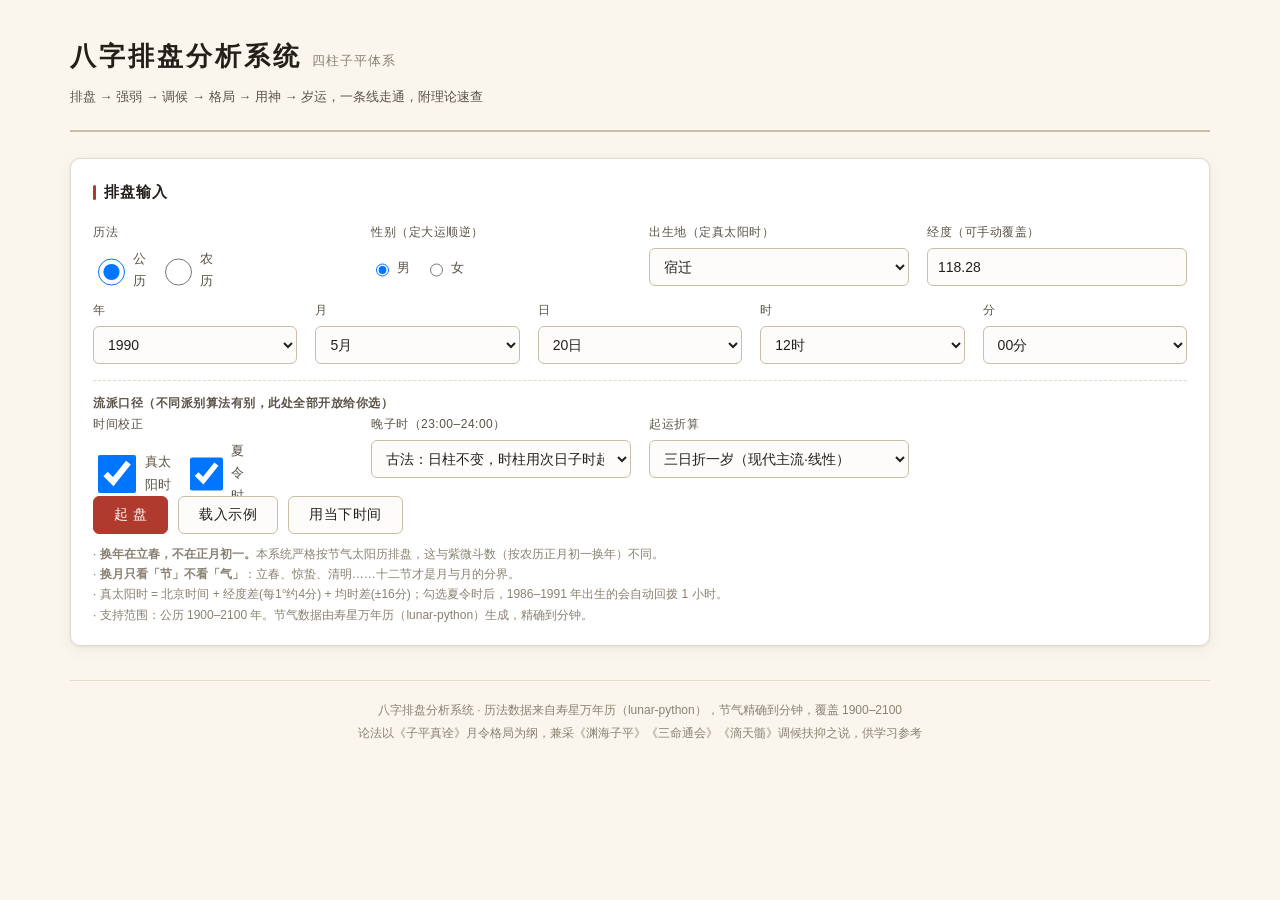
<file: index.html>
<!DOCTYPE html>
<html lang="zh-CN">
<head>
<meta charset="UTF-8">
<meta name="viewport" content="width=device-width, initial-scale=1.0">
<title>八字排盘分析系统 · 四柱子平体系</title>
<link rel="stylesheet" href="src/style.css">
</head>
<body>
<div class="wrap">

<header>
  <h1>八字排盘分析系统<span class="sub">四柱子平体系</span></h1>
  <p class="tagline">排盘 → 强弱 → 调候 → 格局 → 用神 → 岁运，一条线走通，附理论速查</p>
</header>

<!-- ============ 输入区 ============ -->
<div class="panel">
  <h2>排盘输入</h2>
  <div class="form-grid">
    <div class="field">
      <label>历法</label>
      <div class="radio-row">
        <label><input type="radio" name="cal" value="S" id="calS" checked> 公历</label>
        <label><input type="radio" name="cal" value="L" id="calL"> 农历</label>
      </div>
    </div>
    <div class="field">
      <label>性别（定大运顺逆）</label>
      <div class="radio-row">
        <label><input type="radio" name="sex" value="M" id="sexM" checked> 男</label>
        <label><input type="radio" name="sex" value="F" id="sexF"> 女</label>
      </div>
    </div>
    <div class="field">
      <label>出生地（定真太阳时）</label>
      <select id="city"></select>
    </div>
    <div class="field">
      <label>经度（可手动覆盖）</label>
      <input type="number" id="lng" step="0.01" value="118.28">
    </div>
  </div>

  <!-- 公历 -->
  <div id="solarBox">
    <div class="form-grid" style="margin-top:14px">
      <div class="field"><label>年</label><select id="y"></select></div>
      <div class="field"><label>月</label><select id="mo"></select></div>
      <div class="field"><label>日</label><select id="d"></select></div>
      <div class="field"><label>时</label><select id="h"></select></div>
      <div class="field"><label>分</label><select id="mi"></select></div>
    </div>
  </div>

  <!-- 农历 -->
  <div id="lunarBox" style="display:none">
    <div class="form-grid" style="margin-top:14px">
      <div class="field"><label>农历年</label><select id="ly"></select></div>
      <div class="field"><label>月</label><select id="lmo"></select></div>
      <div class="field"><label>&nbsp;</label><div class="radio-row"><label><input type="checkbox" id="lLeap"> 闰月</label></div></div>
      <div class="field"><label>日</label><select id="ld"></select></div>
      <div class="field"><label>时</label><select id="lh"></select></div>
      <div class="field"><label>分</label><select id="lmi"></select></div>
    </div>
  </div>

  <div class="opt-title">流派口径（不同派别算法有别，此处全部开放给你选）</div>
  <div class="form-grid">
    <div class="field">
      <label>时间校正</label>
      <div class="radio-row">
        <label><input type="checkbox" id="useTST" checked> 真太阳时</label>
        <label><input type="checkbox" id="useDST" checked> 夏令时</label>
      </div>
    </div>
    <div class="field">
      <label>晚子时（23:00–24:00）</label>
      <select id="ziSwap">
        <option value="0">古法：日柱不变，时柱用次日子时起</option>
        <option value="1">换日法：日柱顺延一天</option>
      </select>
    </div>
    <div class="field">
      <label>起运折算</label>
      <select id="qiyunMode">
        <option value="linear">三日折一岁（现代主流·线性）</option>
        <option value="shichen">一时辰折十日（古法）</option>
      </select>
    </div>
    <div class="field">
      <label>&nbsp;</label>
      <div class="radio-row"><label id="lunarEcho" style="color:var(--ink3)">&nbsp;</label></div>
    </div>
  </div>

  <div class="btn-row">
    <button class="primary" id="btnCalc">起 盘</button>
    <button id="btnDemo">载入示例</button>
    <button id="btnNow">用当下时间</button>
  </div>
  <div class="hint">
    · <b>换年在立春，不在正月初一。</b>本系统严格按节气太阳历排盘，这与紫微斗数（按农历正月初一换年）不同。<br>
    · <b>换月只看「节」不看「气」</b>：立春、惊蛰、清明……十二节才是月与月的分界。<br>
    · 真太阳时 = 北京时间 + 经度差(每1°约4分) + 均时差(±16分)；勾选夏令时后，1986–1991 年出生的会自动回拨 1 小时。<br>
    · 支持范围：公历 1900–2100 年。节气数据由寿星万年历（lunar-python）生成，精确到分钟。
  </div>
</div>

<!-- ============ 结果区 ============ -->
<div id="result" style="display:none">

  <div class="chart-area">
    <div class="chart-box">
      <div class="bz-grid" id="bzGrid"></div>
    </div>
    <div class="info-box">
      <div class="center-title" id="bzTitle">四柱</div>
      <div class="info-list" id="infoList"></div>
      <div class="hint" style="margin-top:14px">
        点击四柱任一柱，可跳到该柱详解。
      </div>
    </div>
  </div>

  <div class="warn" style="margin-top:24px">
    本系统用于传统文化学习与自我觉察参考，不作医疗、法律、投资决策依据。<br>
    八字的价值在于「看清自己的结构，然后调整行为」，不是宿命判定。
  </div>

  <div class="tabs">
    <div class="tab on" data-tab="zong">命局总论</div>
    <div class="tab" data-tab="sizhu">四柱详解</div>
    <div class="tab" data-tab="qiangruo">日主强弱</div>
    <div class="tab" data-tab="geju">格局判定</div>
    <div class="tab" data-tab="yongshen">调候·用神</div>
    <div class="tab" data-tab="dayun">大运</div>
    <div class="tab" data-tab="liunian">流年</div>
    <div class="tab" data-tab="shensha">神煞·刑冲</div>
    <div class="tab" data-tab="theory">理论速查</div>
  </div>

  <div class="tabpane on" id="pane-zong"></div>
  <div class="tabpane" id="pane-sizhu"></div>
  <div class="tabpane" id="pane-qiangruo"></div>
  <div class="tabpane" id="pane-geju"></div>
  <div class="tabpane" id="pane-yongshen"></div>
  <div class="tabpane" id="pane-dayun"></div>
  <div class="tabpane" id="pane-liunian">
    <div class="liunian-row">
      <div class="field"><label>流年</label><select id="lny"></select></div>
      <div class="field"><label>或直接输入年份</label><input type="number" id="lnyInput"></div>
      <button id="btnLn">查 询</button>
      <button id="btnLnPrev">上一年</button>
      <button id="btnLnNext">下一年</button>
    </div>
    <div id="lnContent"></div>
  </div>
  <div class="tabpane" id="pane-shensha"></div>
  <div class="tabpane" id="pane-theory"></div>

</div>

<div class="foot">
  八字排盘分析系统 · 历法数据来自寿星万年历（lunar-python），节气精确到分钟，覆盖 1900–2100<br>
  论法以《子平真诠》月令格局为纲，兼采《渊海子平》《三命通会》《滴天髓》调候扶抑之说，供学习参考
</div>

</div>

<script src="src/lunar-data.js"></script>
<script src="src/jieqi-data.js"></script>
<script src="src/00-lunar.js"></script>
<script src="src/01-bazi-core.js"></script>
<script src="src/04-tiaohou.js"></script>
<script src="src/02-bazi-interp.js"></script>
<script src="src/03-app.js"></script>
</body>
</html>
</file>
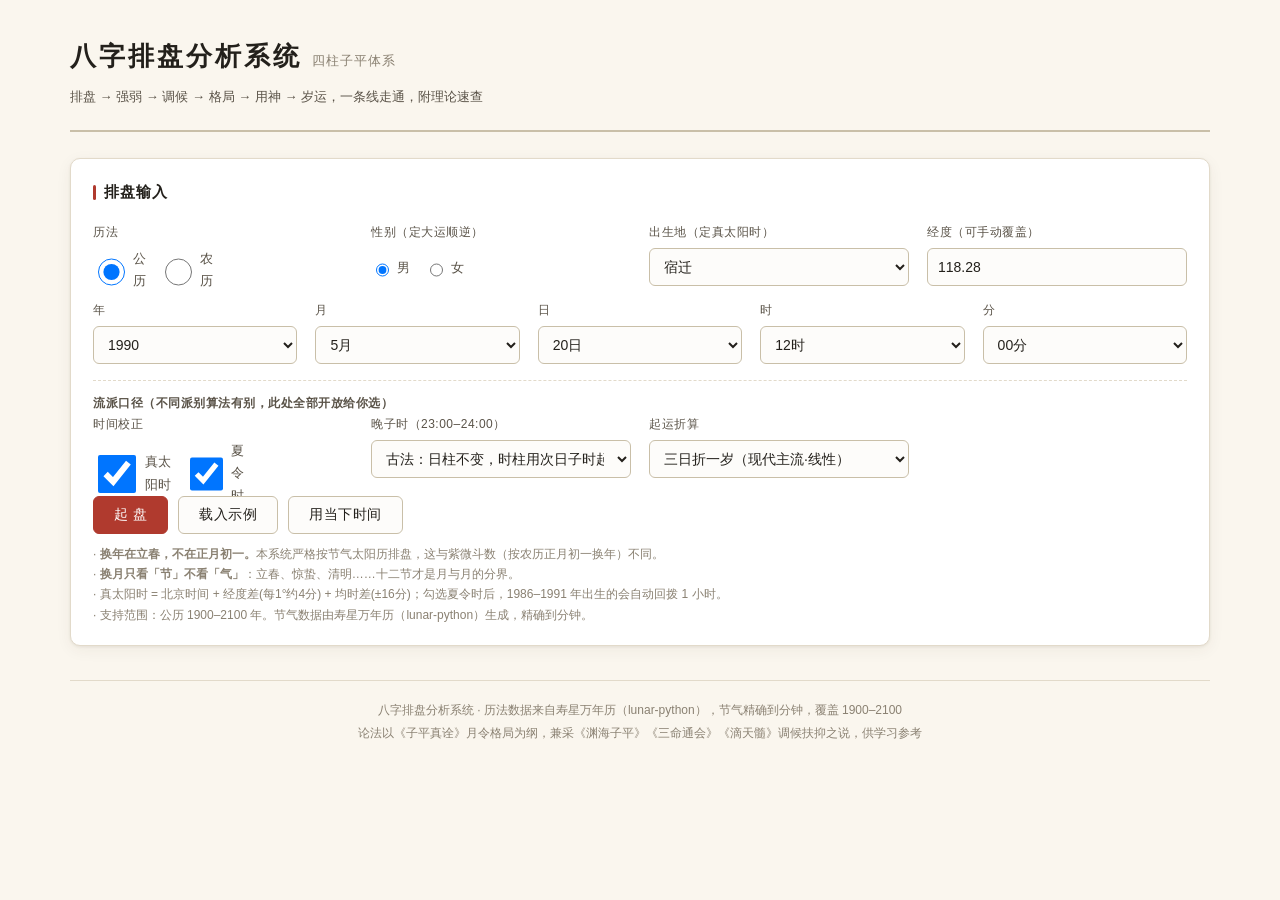
<file: 八字排盘分析系统.html>
<!DOCTYPE html>
<html lang="zh-CN">
<head>
<meta charset="UTF-8">
<meta name="viewport" content="width=device-width, initial-scale=1.0">
<!-- 单文件版 · 由 build.py 自动生成，请勿直接编辑 -->
<title>八字排盘分析系统 · 四柱子平体系</title>
<style>
/* =============================================================
 *  八字排盘分析系统 · 样式（与紫微斗数系统同一套视觉语言）
 * ============================================================= */
:root {
  --paper: #FAF6EE;
  --paper2: #FFFFFF;
  --ink: #23201B;
  --ink2: #5A5348;
  --ink3: #8A8172;
  --line: #C9BFA8;
  --line2: #E2DACA;
  --cinnabar: #B03A2E;
  --gold: #A8802C;
  --jade: #2E6F5E;
  --purple: #6B4C9A;
  --blue: #24699E;
  --ss-yin: #24699E;
  --ss-guan: #B03A2E;
  --ss-cai: #A8802C;
  --ss-shi: #2E6F5E;
  --ss-bi: #6B4C9A;
  --shadow: 0 1px 3px rgba(60, 50, 30, .08), 0 4px 16px rgba(60, 50, 30, .06);
}

* { box-sizing: border-box; }

body {
  margin: 0;
  background: var(--paper);
  color: var(--ink);
  font-family: "PingFang SC", "Microsoft YaHei", "Hiragino Sans GB", "Source Han Sans SC", "Noto Sans CJK SC", sans-serif;
  font-size: 14px;
  line-height: 1.75;
  -webkit-font-smoothing: antialiased;
}

.wrap { max-width: 1180px; margin: 0 auto; padding: 0 20px 80px; }

header {
  padding: 34px 0 22px;
  border-bottom: 2px solid var(--line);
  margin-bottom: 26px;
}
h1 {
  margin: 0 0 6px;
  font-size: 26px;
  letter-spacing: 3px;
  font-weight: 600;
}
h1 .sub {
  font-size: 13px;
  color: var(--ink3);
  letter-spacing: 1px;
  font-weight: 400;
  margin-left: 10px;
}
.tagline { color: var(--ink2); font-size: 13px; margin: 0; }

/* ---------- 输入区 ---------- */
.panel {
  background: var(--paper2);
  border: 1px solid var(--line2);
  border-radius: 10px;
  padding: 20px 22px;
  box-shadow: var(--shadow);
  margin-bottom: 24px;
}
.panel h2 {
  margin: 0 0 16px;
  font-size: 15px;
  font-weight: 600;
  letter-spacing: 1px;
  color: var(--ink);
  display: flex;
  align-items: center;
  gap: 8px;
}
.panel h2::before {
  content: ''; width: 3px; height: 15px; background: var(--cinnabar); border-radius: 2px;
}

.form-grid {
  display: grid;
  grid-template-columns: repeat(auto-fit, minmax(160px, 1fr));
  gap: 14px 18px;
  align-items: end;
}
.field { display: flex; flex-direction: column; gap: 5px; min-width: 0; }
.field label { font-size: 12px; color: var(--ink2); letter-spacing: .5px; }
.field input, .field select {
  padding: 8px 10px;
  border: 1px solid var(--line);
  border-radius: 6px;
  background: #FDFCFA;
  font-size: 14px;
  color: var(--ink);
  font-family: inherit;
  height: 38px;
  width: 100%;
  min-width: 0;
}
.field input:focus, .field select:focus {
  outline: none;
  border-color: var(--gold);
  box-shadow: 0 0 0 3px rgba(168, 128, 44, .12);
}
.radio-row { display: flex; gap: 14px; align-items: center; height: 38px; flex-wrap: wrap; }
.radio-row label { font-size: 13px; display: flex; align-items: center; gap: 5px; cursor: pointer; }
.btn-row { display: flex; gap: 10px; margin-top: 18px; flex-wrap: wrap; }
button {
  padding: 9px 20px;
  border: 1px solid var(--line);
  border-radius: 6px;
  background: #FDFCFA;
  color: var(--ink);
  font-size: 14px;
  font-family: inherit;
  cursor: pointer;
  transition: all .16s;
  letter-spacing: .5px;
}
button:hover { border-color: var(--gold); background: #FFFDF7; }
button.primary { background: var(--cinnabar); border-color: var(--cinnabar); color: #fff; }
button.primary:hover { background: #96322A; border-color: #96322A; }
.hint { font-size: 12px; color: var(--ink3); margin-top: 10px; line-height: 1.7; }
.opt-title {
  font-size: 12px; color: var(--ink2); margin-top: 16px; padding-top: 12px;
  border-top: 1px dashed var(--line2); letter-spacing: .5px; font-weight: 600;
}

/* ---------- 四柱 ---------- */
.chart-area { display: grid; grid-template-columns: 1fr 300px; gap: 20px; align-items: start; }
@media (max-width: 900px) { .chart-area { grid-template-columns: 1fr; } }

.chart-box {
  background: var(--paper2);
  border: 1px solid var(--line2);
  border-radius: 10px;
  padding: 18px;
  box-shadow: var(--shadow);
}
.bz-grid { display: grid; grid-template-columns: repeat(4, 1fr); gap: 12px; }
@media (max-width: 560px) { .bz-grid { grid-template-columns: repeat(2, 1fr); } }

.bz-col {
  border: 1px solid var(--line);
  border-radius: 10px;
  background: #FDFCFA;
  padding: 12px 8px 10px;
  text-align: center;
}
.bz-col.is-day { background: #FDF6E8; border-color: var(--gold); box-shadow: inset 0 0 0 1px var(--gold); }
.bz-col-head {
  font-size: 11.5px; color: var(--ink3); letter-spacing: 1px;
  padding-bottom: 6px; border-bottom: 1px solid var(--line2); margin-bottom: 8px;
}
.bz-col.is-day .bz-col-head { color: var(--gold); font-weight: 600; }
.bz-col-tag { font-size: 10.5px; color: var(--ink3); }
.bz-gan {
  font-size: 38px; font-weight: 600; line-height: 1.1; color: var(--ink); letter-spacing: 2px;
}
.bz-zhi {
  font-size: 38px; font-weight: 600; line-height: 1.1; color: var(--ink); letter-spacing: 2px;
  border-top: 1px solid var(--line2); margin-top: 6px; padding-top: 6px;
}
.bz-ss {
  font-size: 12px; font-weight: 500; margin: 4px 0; letter-spacing: 1px;
}
.bz-ss.yin { color: var(--ss-yin); }
.bz-ss.guan { color: var(--ss-guan); }
.bz-ss.cai { color: var(--ss-cai); }
.bz-ss.shi { color: var(--ss-shi); }
.bz-ss.bi { color: var(--ss-bi); }
.bz-cang { font-size: 11px; color: var(--ink3); margin-top: 4px; line-height: 1.5; }
.bz-cang b { color: var(--ink2); font-weight: 500; }
.bz-meta {
  margin-top: 8px; padding-top: 6px; border-top: 1px dashed var(--line2);
  font-size: 10.5px; color: var(--ink3); line-height: 1.5;
}
.bz-chips { display: flex; flex-wrap: wrap; gap: 3px; justify-content: center; margin-top: 6px; }
.chip {
  font-size: 10px; padding: 0 6px; border-radius: 8px; background: #EFE9DC; color: var(--ink2);
  white-space: nowrap;
}
.chip.hl { background: #FBF1DE; color: var(--gold); }
.chip.bad { background: #FBEAE7; color: #A2402F; }

/* ---------- 信息栏 ---------- */
.info-box {
  background: var(--paper2);
  border: 1px solid var(--line2);
  border-radius: 10px;
  padding: 18px 20px;
  box-shadow: var(--shadow);
}
.center-title { font-size: 16px; font-weight: 600; letter-spacing: 2px; margin-bottom: 10px; }
.info-list { display: grid; grid-template-columns: 1fr; gap: 6px; }
.info-list div { font-size: 12.5px; color: var(--ink2); }
.info-list b { color: var(--ink); font-weight: 600; }

/* ---------- 标签页 ---------- */
.tabs { display: flex; gap: 2px; flex-wrap: wrap; border-bottom: 2px solid var(--line); margin: 28px 0 0; }
.tab {
  padding: 9px 16px; font-size: 13.5px; cursor: pointer; color: var(--ink2);
  border: 1px solid transparent; border-bottom: none; border-radius: 8px 8px 0 0;
  margin-bottom: -2px; letter-spacing: .5px; transition: all .15s; user-select: none;
}
.tab:hover { color: var(--ink); background: #FBF7EE; }
.tab.on {
  color: var(--cinnabar); font-weight: 600; background: var(--paper2);
  border-color: var(--line); border-bottom: 2px solid var(--paper2);
}
.tabpane {
  display: none; background: var(--paper2); border: 1px solid var(--line2); border-top: none;
  border-radius: 0 0 10px 10px; padding: 22px 24px; box-shadow: var(--shadow);
}
.tabpane.on { display: block; }

.sec { margin-bottom: 26px; }
.sec:last-child { margin-bottom: 0; }
.sec h3 {
  font-size: 14.5px; font-weight: 600; margin: 0 0 12px; color: var(--ink);
  display: flex; align-items: center; gap: 8px; letter-spacing: .5px;
}
.sec h3::before { content: ''; width: 3px; height: 13px; background: var(--gold); border-radius: 2px; }
.sec p { margin: 0 0 10px; color: var(--ink2); }
.sec p:last-child { margin-bottom: 0; }
.ni {
  background: #FBF6EA; border-left: 3px solid var(--gold); padding: 10px 14px;
  border-radius: 0 6px 6px 0; margin: 10px 0; color: var(--ink2); font-size: 13.5px;
}
.ni b { color: var(--cinnabar); }
.warn {
  background: #FDF3F1; border: 1px solid #F0D5D0; border-radius: 8px;
  padding: 12px 16px; color: #8A3B30; font-size: 13px; margin-bottom: 18px;
}

.card {
  border: 1px solid var(--line2); border-radius: 8px; padding: 14px 16px;
  margin-bottom: 12px; background: #FDFCFA;
}
.card:last-child { margin-bottom: 0; }
.card-title {
  font-size: 13.5px; font-weight: 600; color: var(--ink);
  margin-bottom: 6px; display: flex; align-items: center; gap: 8px; flex-wrap: wrap;
}
.card-text { font-size: 13.5px; color: var(--ink2); }
.tag {
  font-size: 11px; padding: 1px 8px; border-radius: 10px;
  background: #EFE9DC; color: var(--ink2); font-weight: 400; letter-spacing: .5px;
}
.tag.main { background: #FBF1DE; color: var(--gold); }
.tag.good { background: #E6F2EE; color: var(--jade); }
.tag.bad { background: #FBEAE7; color: #A2402F; }

table.grid { width: 100%; border-collapse: collapse; font-size: 13px; }
table.grid th, table.grid td {
  border: 1px solid var(--line2); padding: 8px 10px; text-align: left; vertical-align: top;
}
table.grid th { background: #F7F2E8; font-weight: 600; color: var(--ink); font-size: 12.5px; }
table.grid td { color: var(--ink2); }

/* 强弱打分 */
.score-row { display: flex; align-items: center; gap: 12px; margin-bottom: 8px; }
.score-name { width: 56px; font-size: 12.5px; color: var(--ink2); flex-shrink: 0; font-weight: 500; }
.score-bar-wrap { flex: 1; height: 18px; background: #F1EDE3; border-radius: 4px; position: relative; overflow: hidden; }
.score-bar-wrap::after {
  content: ''; position: absolute; left: 50%; top: 0; bottom: 0; width: 1px; background: var(--line);
}
.score-bar { position: absolute; top: 0; bottom: 0; border-radius: 2px; }
.score-bar.pos { background: var(--jade); left: 50%; }
.score-bar.neg { background: var(--cinnabar); right: 50%; }
.score-val { width: 44px; text-align: right; font-size: 12.5px; color: var(--ink2); flex-shrink: 0; }

.lvl-badge {
  display: inline-block; padding: 3px 14px; border-radius: 14px; font-size: 14px;
  font-weight: 600; letter-spacing: 2px;
}
.lvl-badge.qiang { background: #E6F2EE; color: var(--jade); }
.lvl-badge.zhong { background: #FBF1DE; color: var(--gold); }
.lvl-badge.ruo { background: #FBEAE7; color: #A2402F; }

/* 大运表 */
.dy-wrap { display: flex; gap: 8px; overflow-x: auto; padding-bottom: 8px; }
.dy-item {
  flex: 0 0 92px; border: 1px solid var(--line2); border-radius: 8px;
  padding: 10px 6px; text-align: center; background: #FDFCFA; transition: all .15s;
}
.dy-item:hover { border-color: var(--gold); }
.dy-item.cur { border-color: var(--cinnabar); background: #FDF3F1; }
.dy-gz { font-size: 16px; font-weight: 600; letter-spacing: 1px; }
.dy-age { font-size: 11px; color: var(--ink3); margin-top: 3px; }
.dy-ny { font-size: 10.5px; color: var(--ink3); }

.palace-pick { display: flex; flex-wrap: wrap; gap: 6px; margin-bottom: 16px; }
.palace-pick span {
  padding: 5px 12px; border: 1px solid var(--line); border-radius: 16px;
  font-size: 12.5px; cursor: pointer; color: var(--ink2); background: #FDFCFA; transition: all .15s;
}
.palace-pick span:hover { border-color: var(--gold); }
.palace-pick span.on { background: var(--cinnabar); color: #fff; border-color: var(--cinnabar); }

.liunian-row { display: flex; gap: 12px; align-items: flex-end; flex-wrap: wrap; margin-bottom: 16px; }
.liunian-row .field { min-width: 120px; }

.foot {
  margin-top: 34px; padding-top: 18px; border-top: 1px solid var(--line2);
  font-size: 12px; color: var(--ink3); text-align: center; line-height: 1.9;
}
.empty { color: var(--ink3); text-align: center; padding: 40px 0; font-size: 14px; }
.sr-only { position: absolute; width: 1px; height: 1px; overflow: hidden; clip: rect(0 0 0 0); }

</style>
</head>
<body>
<div class="wrap">

<header>
  <h1>八字排盘分析系统<span class="sub">四柱子平体系</span></h1>
  <p class="tagline">排盘 → 强弱 → 调候 → 格局 → 用神 → 岁运，一条线走通，附理论速查</p>
</header>

<!-- ============ 输入区 ============ -->
<div class="panel">
  <h2>排盘输入</h2>
  <div class="form-grid">
    <div class="field">
      <label>历法</label>
      <div class="radio-row">
        <label><input type="radio" name="cal" value="S" id="calS" checked> 公历</label>
        <label><input type="radio" name="cal" value="L" id="calL"> 农历</label>
      </div>
    </div>
    <div class="field">
      <label>性别（定大运顺逆）</label>
      <div class="radio-row">
        <label><input type="radio" name="sex" value="M" id="sexM" checked> 男</label>
        <label><input type="radio" name="sex" value="F" id="sexF"> 女</label>
      </div>
    </div>
    <div class="field">
      <label>出生地（定真太阳时）</label>
      <select id="city"></select>
    </div>
    <div class="field">
      <label>经度（可手动覆盖）</label>
      <input type="number" id="lng" step="0.01" value="118.28">
    </div>
  </div>

  <!-- 公历 -->
  <div id="solarBox">
    <div class="form-grid" style="margin-top:14px">
      <div class="field"><label>年</label><select id="y"></select></div>
      <div class="field"><label>月</label><select id="mo"></select></div>
      <div class="field"><label>日</label><select id="d"></select></div>
      <div class="field"><label>时</label><select id="h"></select></div>
      <div class="field"><label>分</label><select id="mi"></select></div>
    </div>
  </div>

  <!-- 农历 -->
  <div id="lunarBox" style="display:none">
    <div class="form-grid" style="margin-top:14px">
      <div class="field"><label>农历年</label><select id="ly"></select></div>
      <div class="field"><label>月</label><select id="lmo"></select></div>
      <div class="field"><label>&nbsp;</label><div class="radio-row"><label><input type="checkbox" id="lLeap"> 闰月</label></div></div>
      <div class="field"><label>日</label><select id="ld"></select></div>
      <div class="field"><label>时</label><select id="lh"></select></div>
      <div class="field"><label>分</label><select id="lmi"></select></div>
    </div>
  </div>

  <div class="opt-title">流派口径（不同派别算法有别，此处全部开放给你选）</div>
  <div class="form-grid">
    <div class="field">
      <label>时间校正</label>
      <div class="radio-row">
        <label><input type="checkbox" id="useTST" checked> 真太阳时</label>
        <label><input type="checkbox" id="useDST" checked> 夏令时</label>
      </div>
    </div>
    <div class="field">
      <label>晚子时（23:00–24:00）</label>
      <select id="ziSwap">
        <option value="0">古法：日柱不变，时柱用次日子时起</option>
        <option value="1">换日法：日柱顺延一天</option>
      </select>
    </div>
    <div class="field">
      <label>起运折算</label>
      <select id="qiyunMode">
        <option value="linear">三日折一岁（现代主流·线性）</option>
        <option value="shichen">一时辰折十日（古法）</option>
      </select>
    </div>
    <div class="field">
      <label>&nbsp;</label>
      <div class="radio-row"><label id="lunarEcho" style="color:var(--ink3)">&nbsp;</label></div>
    </div>
  </div>

  <div class="btn-row">
    <button class="primary" id="btnCalc">起 盘</button>
    <button id="btnDemo">载入示例</button>
    <button id="btnNow">用当下时间</button>
  </div>
  <div class="hint">
    · <b>换年在立春，不在正月初一。</b>本系统严格按节气太阳历排盘，这与紫微斗数（按农历正月初一换年）不同。<br>
    · <b>换月只看「节」不看「气」</b>：立春、惊蛰、清明……十二节才是月与月的分界。<br>
    · 真太阳时 = 北京时间 + 经度差(每1°约4分) + 均时差(±16分)；勾选夏令时后，1986–1991 年出生的会自动回拨 1 小时。<br>
    · 支持范围：公历 1900–2100 年。节气数据由寿星万年历（lunar-python）生成，精确到分钟。
  </div>
</div>

<!-- ============ 结果区 ============ -->
<div id="result" style="display:none">

  <div class="chart-area">
    <div class="chart-box">
      <div class="bz-grid" id="bzGrid"></div>
    </div>
    <div class="info-box">
      <div class="center-title" id="bzTitle">四柱</div>
      <div class="info-list" id="infoList"></div>
      <div class="hint" style="margin-top:14px">
        点击四柱任一柱，可跳到该柱详解。
      </div>
    </div>
  </div>

  <div class="warn" style="margin-top:24px">
    本系统用于传统文化学习与自我觉察参考，不作医疗、法律、投资决策依据。<br>
    八字的价值在于「看清自己的结构，然后调整行为」，不是宿命判定。
  </div>

  <div class="tabs">
    <div class="tab on" data-tab="zong">命局总论</div>
    <div class="tab" data-tab="sizhu">四柱详解</div>
    <div class="tab" data-tab="qiangruo">日主强弱</div>
    <div class="tab" data-tab="geju">格局判定</div>
    <div class="tab" data-tab="yongshen">调候·用神</div>
    <div class="tab" data-tab="dayun">大运</div>
    <div class="tab" data-tab="liunian">流年</div>
    <div class="tab" data-tab="shensha">神煞·刑冲</div>
    <div class="tab" data-tab="theory">理论速查</div>
  </div>

  <div class="tabpane on" id="pane-zong"></div>
  <div class="tabpane" id="pane-sizhu"></div>
  <div class="tabpane" id="pane-qiangruo"></div>
  <div class="tabpane" id="pane-geju"></div>
  <div class="tabpane" id="pane-yongshen"></div>
  <div class="tabpane" id="pane-dayun"></div>
  <div class="tabpane" id="pane-liunian">
    <div class="liunian-row">
      <div class="field"><label>流年</label><select id="lny"></select></div>
      <div class="field"><label>或直接输入年份</label><input type="number" id="lnyInput"></div>
      <button id="btnLn">查 询</button>
      <button id="btnLnPrev">上一年</button>
      <button id="btnLnNext">下一年</button>
    </div>
    <div id="lnContent"></div>
  </div>
  <div class="tabpane" id="pane-shensha"></div>
  <div class="tabpane" id="pane-theory"></div>

</div>

<div class="foot">
  八字排盘分析系统 · 历法数据来自寿星万年历（lunar-python），节气精确到分钟，覆盖 1900–2100<br>
  论法以《子平真诠》月令格局为纲，兼采《渊海子平》《三命通会》《滴天髓》调候扶抑之说，供学习参考
</div>

</div>

<script>
/* 农历数据 1900-2100，由 lunar-python(寿星万年历) 生成 */
window.LUNAR_DATA={"1900":{"ny":[1900,1,31],"leap":8,"days":[29,30,29,29,30,29,30,30,29,30,30,29,30],"gz":[6,0]},"1901":{"ny":[1901,2,19],"leap":0,"days":[29,30,29,29,30,29,30,29,30,30,30,29],"gz":[7,1]},"1902":{"ny":[1902,2,8],"leap":0,"days":[30,29,30,29,29,30,29,30,29,30,30,30],"gz":[8,2]},"1903":{"ny":[1903,1,29],"leap":5,"days":[29,30,29,30,29,29,30,29,29,30,30,29,30],"gz":[9,3]},"1904":{"ny":[1904,2,16],"leap":0,"days":[30,30,29,30,29,29,30,29,29,30,30,29],"gz":[0,4]},"1905":{"ny":[1905,2,4],"leap":0,"days":[30,30,29,30,30,29,29,30,29,30,29,30],"gz":[1,5]},"1906":{"ny":[1906,1,25],"leap":4,"days":[29,30,30,29,30,29,30,29,30,29,30,29,30],"gz":[2,6]},"1907":{"ny":[1907,2,13],"leap":0,"days":[29,30,29,30,29,30,30,29,30,29,30,29],"gz":[3,7]},"1908":{"ny":[1908,2,2],"leap":0,"days":[30,29,29,30,30,29,30,29,30,30,29,30],"gz":[4,8]},"1909":{"ny":[1909,1,22],"leap":2,"days":[29,30,29,29,30,29,30,29,30,30,30,29,30],"gz":[5,9]},"1910":{"ny":[1910,2,10],"leap":0,"days":[29,30,29,29,30,29,30,29,30,30,30,29],"gz":[6,10]},"1911":{"ny":[1911,1,30],"leap":6,"days":[30,29,30,29,29,30,29,29,30,30,29,30,30],"gz":[7,11]},"1912":{"ny":[1912,2,18],"leap":0,"days":[30,29,30,29,29,30,29,29,30,30,29,30],"gz":[8,0]},"1913":{"ny":[1913,2,6],"leap":0,"days":[30,30,29,30,29,29,30,29,29,30,29,30],"gz":[9,1]},"1914":{"ny":[1914,1,26],"leap":5,"days":[30,30,29,30,29,30,29,30,29,29,30,29,30],"gz":[0,2]},"1915":{"ny":[1915,2,14],"leap":0,"days":[30,29,30,30,29,30,29,30,29,30,29,29],"gz":[1,3]},"1916":{"ny":[1916,2,3],"leap":0,"days":[30,30,29,30,29,30,30,29,30,29,30,29],"gz":[2,4]},"1917":{"ny":[1917,1,23],"leap":2,"days":[30,29,29,30,29,30,30,29,30,30,29,30,29],"gz":[3,5]},"1918":{"ny":[1918,2,11],"leap":0,"days":[30,29,29,30,29,30,29,30,30,29,30,30],"gz":[4,6]},"1919":{"ny":[1919,2,1],"leap":7,"days":[29,30,29,29,30,29,29,30,30,29,30,30,30],"gz":[5,7]},"1920":{"ny":[1920,2,20],"leap":0,"days":[29,30,29,29,30,29,29,30,29,30,30,30],"gz":[6,8]},"1921":{"ny":[1921,2,8],"leap":0,"days":[30,29,30,29,29,30,29,29,30,29,30,30],"gz":[7,9]},"1922":{"ny":[1922,1,28],"leap":5,"days":[30,29,30,30,29,29,30,29,29,30,29,30,30],"gz":[8,10]},"1923":{"ny":[1923,2,16],"leap":0,"days":[29,30,30,29,30,29,30,29,29,30,29,30],"gz":[9,11]},"1924":{"ny":[1924,2,5],"leap":0,"days":[29,30,30,29,30,30,29,30,29,30,29,29],"gz":[0,0]},"1925":{"ny":[1925,1,24],"leap":4,"days":[30,29,30,29,30,30,29,30,30,29,30,29,30],"gz":[1,1]},"1926":{"ny":[1926,2,13],"leap":0,"days":[29,29,30,29,30,29,30,30,29,30,30,29],"gz":[2,2]},"1927":{"ny":[1927,2,2],"leap":0,"days":[30,29,29,30,29,30,29,30,29,30,30,30],"gz":[3,3]},"1928":{"ny":[1928,1,23],"leap":2,"days":[29,30,29,29,30,29,29,30,29,30,30,30,30],"gz":[4,4]},"1929":{"ny":[1929,2,10],"leap":0,"days":[29,30,29,29,30,29,29,30,29,30,30,30],"gz":[5,5]},"1930":{"ny":[1930,1,30],"leap":6,"days":[29,30,30,29,29,30,29,29,30,29,30,30,29],"gz":[6,6]},"1931":{"ny":[1931,2,17],"leap":0,"days":[30,30,29,30,29,30,29,29,30,29,30,29],"gz":[7,7]},"1932":{"ny":[1932,2,6],"leap":0,"days":[30,30,30,29,30,29,30,29,29,30,29,30],"gz":[8,8]},"1933":{"ny":[1933,1,26],"leap":5,"days":[29,30,30,29,30,30,29,30,29,30,29,29,30],"gz":[9,9]},"1934":{"ny":[1934,2,14],"leap":0,"days":[29,30,29,30,30,29,30,29,30,30,29,30],"gz":[0,10]},"1935":{"ny":[1935,2,4],"leap":0,"days":[29,29,30,29,30,29,30,30,29,30,30,29],"gz":[1,11]},"1936":{"ny":[1936,1,24],"leap":3,"days":[30,29,29,30,29,29,30,30,29,30,30,30,29],"gz":[2,0]},"1937":{"ny":[1937,2,11],"leap":0,"days":[30,29,29,30,29,29,30,29,30,30,30,29],"gz":[3,1]},"1938":{"ny":[1938,1,31],"leap":7,"days":[30,30,29,29,30,29,29,30,29,30,30,29,30],"gz":[4,2]},"1939":{"ny":[1939,2,19],"leap":0,"days":[30,30,29,29,30,29,29,30,29,30,29,30],"gz":[5,3]},"1940":{"ny":[1940,2,8],"leap":0,"days":[30,30,29,30,29,30,29,29,30,29,30,29],"gz":[6,4]},"1941":{"ny":[1941,1,27],"leap":6,"days":[30,30,29,30,30,29,30,29,29,30,29,30,29],"gz":[7,5]},"1942":{"ny":[1942,2,15],"leap":0,"days":[30,29,30,30,29,30,29,30,29,30,29,30],"gz":[8,6]},"1943":{"ny":[1943,2,5],"leap":0,"days":[29,30,29,30,29,30,30,29,30,29,30,29],"gz":[9,7]},"1944":{"ny":[1944,1,25],"leap":4,"days":[30,29,30,29,30,29,30,29,30,30,29,30,30],"gz":[0,8]},"1945":{"ny":[1945,2,13],"leap":0,"days":[29,29,30,29,29,30,29,30,30,30,29,30],"gz":[1,9]},"1946":{"ny":[1946,2,2],"leap":0,"days":[30,29,29,30,29,29,30,29,30,30,29,30],"gz":[2,10]},"1947":{"ny":[1947,1,22],"leap":2,"days":[30,30,29,29,30,29,29,30,29,30,29,30,30],"gz":[3,11]},"1948":{"ny":[1948,2,10],"leap":0,"days":[30,29,30,29,30,29,29,30,29,30,29,30],"gz":[4,0]},"1949":{"ny":[1949,1,29],"leap":7,"days":[30,29,30,30,29,30,29,29,30,29,30,29,30],"gz":[5,1]},"1950":{"ny":[1950,2,17],"leap":0,"days":[29,30,30,29,30,30,29,29,30,29,30,29],"gz":[6,2]},"1951":{"ny":[1951,2,6],"leap":0,"days":[30,29,30,30,29,30,29,30,29,30,29,30],"gz":[7,3]},"1952":{"ny":[1952,1,27],"leap":5,"days":[29,30,29,30,29,30,29,30,30,29,30,29,30],"gz":[8,4]},"1953":{"ny":[1953,2,14],"leap":0,"days":[29,30,29,29,30,30,29,30,30,29,30,29],"gz":[9,5]},"1954":{"ny":[1954,2,3],"leap":0,"days":[30,29,30,29,29,30,29,30,30,29,30,30],"gz":[0,6]},"1955":{"ny":[1955,1,24],"leap":3,"days":[29,30,29,30,29,29,30,29,30,29,30,30,30],"gz":[1,7]},"1956":{"ny":[1956,2,12],"leap":0,"days":[29,30,29,30,29,29,30,29,30,29,30,30],"gz":[2,8]},"1957":{"ny":[1957,1,31],"leap":8,"days":[30,29,30,29,30,29,29,30,29,30,29,30,29],"gz":[3,9]},"1958":{"ny":[1958,2,18],"leap":0,"days":[30,30,30,29,30,29,29,30,29,30,29,30],"gz":[4,10]},"1959":{"ny":[1959,2,8],"leap":0,"days":[29,30,30,29,30,29,30,29,30,29,30,29],"gz":[5,11]},"1960":{"ny":[1960,1,28],"leap":6,"days":[30,29,30,29,30,30,29,30,29,30,29,30,29],"gz":[6,0]},"1961":{"ny":[1961,2,15],"leap":0,"days":[30,29,30,29,30,29,30,30,29,30,29,30],"gz":[7,1]},"1962":{"ny":[1962,2,5],"leap":0,"days":[29,30,29,29,30,29,30,30,29,30,30,29],"gz":[8,2]},"1963":{"ny":[1963,1,25],"leap":4,"days":[30,29,30,29,29,30,29,30,29,30,30,30,29],"gz":[9,3]},"1964":{"ny":[1964,2,13],"leap":0,"days":[30,29,30,29,29,30,29,30,29,30,30,30],"gz":[0,4]},"1965":{"ny":[1965,2,2],"leap":0,"days":[29,30,29,30,29,29,30,29,29,30,30,29],"gz":[1,5]},"1966":{"ny":[1966,1,21],"leap":3,"days":[30,30,30,29,30,29,29,30,29,29,30,30,29],"gz":[2,6]},"1967":{"ny":[1967,2,9],"leap":0,"days":[30,30,29,30,30,29,29,30,29,30,29,30],"gz":[3,7]},"1968":{"ny":[1968,1,30],"leap":7,"days":[29,30,29,30,30,29,30,29,30,29,30,29,30],"gz":[4,8]},"1969":{"ny":[1969,2,17],"leap":0,"days":[29,30,29,30,29,30,30,29,30,29,30,29],"gz":[5,9]},"1970":{"ny":[1970,2,6],"leap":0,"days":[30,29,29,30,29,30,30,29,30,30,29,30],"gz":[6,10]},"1971":{"ny":[1971,1,27],"leap":5,"days":[29,30,29,29,30,29,30,29,30,30,30,29,30],"gz":[7,11]},"1972":{"ny":[1972,2,15],"leap":0,"days":[29,30,29,29,30,29,30,29,30,30,29,30],"gz":[8,0]},"1973":{"ny":[1973,2,3],"leap":0,"days":[30,29,30,29,29,30,29,29,30,30,29,30],"gz":[9,1]},"1974":{"ny":[1974,1,23],"leap":4,"days":[30,30,29,30,29,29,30,29,29,30,30,29,30],"gz":[0,2]},"1975":{"ny":[1975,2,11],"leap":0,"days":[30,30,29,30,29,29,30,29,29,30,29,30],"gz":[1,3]},"1976":{"ny":[1976,1,31],"leap":8,"days":[30,30,29,30,29,30,29,30,29,29,30,29,30],"gz":[2,4]},"1977":{"ny":[1977,2,18],"leap":0,"days":[30,29,30,30,29,30,29,30,29,30,29,29],"gz":[3,5]},"1978":{"ny":[1978,2,7],"leap":0,"days":[30,29,30,30,29,30,30,29,30,29,30,29],"gz":[4,6]},"1979":{"ny":[1979,1,28],"leap":6,"days":[30,29,29,30,29,30,30,29,30,30,29,30,29],"gz":[5,7]},"1980":{"ny":[1980,2,16],"leap":0,"days":[30,29,29,30,29,30,29,30,30,29,30,30],"gz":[6,8]},"1981":{"ny":[1981,2,5],"leap":0,"days":[29,30,29,29,30,29,29,30,30,29,30,30],"gz":[7,9]},"1982":{"ny":[1982,1,25],"leap":4,"days":[30,29,30,29,29,30,29,29,30,29,30,30,30],"gz":[8,10]},"1983":{"ny":[1983,2,13],"leap":0,"days":[30,29,30,29,29,30,29,29,30,29,30,30],"gz":[9,11]},"1984":{"ny":[1984,2,2],"leap":10,"days":[30,29,30,30,29,29,30,29,29,30,29,30,30],"gz":[0,0]},"1985":{"ny":[1985,2,20],"leap":0,"days":[29,30,30,29,30,29,30,29,29,30,29,30],"gz":[1,1]},"1986":{"ny":[1986,2,9],"leap":0,"days":[29,30,30,29,30,30,29,30,29,30,29,29],"gz":[2,2]},"1987":{"ny":[1987,1,29],"leap":6,"days":[30,29,30,29,30,30,29,30,30,29,30,29,29],"gz":[3,3]},"1988":{"ny":[1988,2,17],"leap":0,"days":[30,29,30,29,30,29,30,30,29,30,30,29],"gz":[4,4]},"1989":{"ny":[1989,2,6],"leap":0,"days":[30,29,29,30,29,30,29,30,29,30,30,30],"gz":[5,5]},"1990":{"ny":[1990,1,27],"leap":5,"days":[29,30,29,29,30,29,29,30,29,30,30,30,30],"gz":[6,6]},"1991":{"ny":[1991,2,15],"leap":0,"days":[29,30,29,29,30,29,29,30,29,30,30,30],"gz":[7,7]},"1992":{"ny":[1992,2,4],"leap":0,"days":[29,30,30,29,29,30,29,29,30,29,30,30],"gz":[8,8]},"1993":{"ny":[1993,1,23],"leap":3,"days":[29,30,30,29,30,29,30,29,29,30,29,30,29],"gz":[9,9]},"1994":{"ny":[1994,2,10],"leap":0,"days":[30,30,30,29,30,29,30,29,29,30,29,30],"gz":[0,10]},"1995":{"ny":[1995,1,31],"leap":8,"days":[29,30,30,29,30,29,30,30,29,29,30,29,30],"gz":[1,11]},"1996":{"ny":[1996,2,19],"leap":0,"days":[29,30,29,30,30,29,30,29,30,30,29,29],"gz":[2,0]},"1997":{"ny":[1997,2,7],"leap":0,"days":[30,29,30,29,30,29,30,30,29,30,30,29],"gz":[3,1]},"1998":{"ny":[1998,1,28],"leap":5,"days":[30,29,29,30,29,29,30,30,29,30,30,29,30],"gz":[4,2]},"1999":{"ny":[1999,2,16],"leap":0,"days":[30,29,29,30,29,29,30,29,30,30,30,29],"gz":[5,3]},"2000":{"ny":[2000,2,5],"leap":0,"days":[30,30,29,29,30,29,29,30,29,30,30,29],"gz":[6,4]},"2001":{"ny":[2001,1,24],"leap":4,"days":[30,30,29,30,29,30,29,29,30,29,30,29,30],"gz":[7,5]},"2002":{"ny":[2002,2,12],"leap":0,"days":[30,30,29,30,29,30,29,29,30,29,30,29],"gz":[8,6]},"2003":{"ny":[2003,2,1],"leap":0,"days":[30,30,29,30,30,29,30,29,29,30,29,30],"gz":[9,7]},"2004":{"ny":[2004,1,22],"leap":2,"days":[29,30,29,30,30,29,30,29,30,29,30,29,30],"gz":[0,8]},"2005":{"ny":[2005,2,9],"leap":0,"days":[29,30,29,30,29,30,30,29,30,29,30,29],"gz":[1,9]},"2006":{"ny":[2006,1,29],"leap":7,"days":[30,29,30,29,30,29,30,29,30,30,29,30,30],"gz":[2,10]},"2007":{"ny":[2007,2,18],"leap":0,"days":[29,29,30,29,29,30,29,30,30,30,29,30],"gz":[3,11]},"2008":{"ny":[2008,2,7],"leap":0,"days":[30,29,29,30,29,29,30,29,30,30,29,30],"gz":[4,0]},"2009":{"ny":[2009,1,26],"leap":5,"days":[30,30,29,29,30,29,29,30,29,30,29,30,30],"gz":[5,1]},"2010":{"ny":[2010,2,14],"leap":0,"days":[30,29,30,29,30,29,29,30,29,30,29,30],"gz":[6,2]},"2011":{"ny":[2011,2,3],"leap":0,"days":[30,29,30,30,29,30,29,29,30,29,30,29],"gz":[7,3]},"2012":{"ny":[2012,1,23],"leap":4,"days":[30,29,30,30,29,30,29,30,29,30,29,30,29],"gz":[8,4]},"2013":{"ny":[2013,2,10],"leap":0,"days":[30,29,30,29,30,30,29,30,29,30,29,30],"gz":[9,5]},"2014":{"ny":[2014,1,31],"leap":9,"days":[29,30,29,30,29,30,29,30,30,29,30,29,30],"gz":[0,6]},"2015":{"ny":[2015,2,19],"leap":0,"days":[29,30,29,29,30,29,30,30,30,29,30,29],"gz":[1,7]},"2016":{"ny":[2016,2,8],"leap":0,"days":[30,29,30,29,29,30,29,30,30,29,30,30],"gz":[2,8]},"2017":{"ny":[2017,1,28],"leap":6,"days":[29,30,29,30,29,29,30,29,30,29,30,30,30],"gz":[3,9]},"2018":{"ny":[2018,2,16],"leap":0,"days":[29,30,29,30,29,29,30,29,30,29,30,30],"gz":[4,10]},"2019":{"ny":[2019,2,5],"leap":0,"days":[30,29,30,29,30,29,29,30,29,29,30,30],"gz":[5,11]},"2020":{"ny":[2020,1,25],"leap":4,"days":[29,30,30,30,29,30,29,29,30,29,30,29,30],"gz":[6,0]},"2021":{"ny":[2021,2,12],"leap":0,"days":[29,30,30,29,30,29,30,29,30,29,30,29],"gz":[7,1]},"2022":{"ny":[2022,2,1],"leap":0,"days":[30,29,30,29,30,30,29,30,29,30,29,30],"gz":[8,2]},"2023":{"ny":[2023,1,22],"leap":2,"days":[29,30,29,29,30,30,29,30,30,29,30,29,30],"gz":[9,3]},"2024":{"ny":[2024,2,10],"leap":0,"days":[29,30,29,29,30,29,30,30,29,30,30,29],"gz":[0,4]},"2025":{"ny":[2025,1,29],"leap":6,"days":[30,29,30,29,29,30,29,30,29,30,30,30,29],"gz":[1,5]},"2026":{"ny":[2026,2,17],"leap":0,"days":[30,29,30,29,29,30,29,29,30,30,30,29],"gz":[2,6]},"2027":{"ny":[2027,2,6],"leap":0,"days":[30,30,29,30,29,29,30,29,29,30,30,29],"gz":[3,7]},"2028":{"ny":[2028,1,26],"leap":5,"days":[30,30,30,29,30,29,29,30,29,29,30,30,29],"gz":[4,8]},"2029":{"ny":[2029,2,13],"leap":0,"days":[30,30,29,30,29,30,29,30,29,29,30,30],"gz":[5,9]},"2030":{"ny":[2030,2,3],"leap":0,"days":[29,30,29,30,30,29,30,29,30,29,30,29],"gz":[6,10]},"2031":{"ny":[2031,1,23],"leap":3,"days":[29,30,30,29,30,29,30,30,29,30,29,30,29],"gz":[7,11]},"2032":{"ny":[2032,2,11],"leap":0,"days":[30,29,29,30,29,30,30,29,30,30,29,30],"gz":[8,0]},"2033":{"ny":[2033,1,31],"leap":11,"days":[29,30,29,29,30,29,30,29,30,30,30,29,30],"gz":[9,1]},"2034":{"ny":[2034,2,19],"leap":0,"days":[29,30,29,29,30,29,30,29,30,30,29,30],"gz":[0,2]},"2035":{"ny":[2035,2,8],"leap":0,"days":[30,29,30,29,29,30,29,29,30,30,29,30],"gz":[1,3]},"2036":{"ny":[2036,1,28],"leap":6,"days":[30,30,29,30,29,29,30,29,29,30,29,30,30],"gz":[2,4]},"2037":{"ny":[2037,2,15],"leap":0,"days":[30,30,29,30,29,29,30,29,29,30,29,30],"gz":[3,5]},"2038":{"ny":[2038,2,4],"leap":0,"days":[30,30,29,30,29,30,29,30,29,29,30,29],"gz":[4,6]},"2039":{"ny":[2039,1,24],"leap":5,"days":[30,30,29,30,30,29,30,29,30,29,30,29,29],"gz":[5,7]},"2040":{"ny":[2040,2,12],"leap":0,"days":[30,29,30,30,29,30,29,30,30,29,30,29],"gz":[6,8]},"2041":{"ny":[2041,2,1],"leap":0,"days":[29,30,29,30,29,30,30,29,30,30,29,30],"gz":[7,9]},"2042":{"ny":[2042,1,22],"leap":2,"days":[29,30,29,29,30,29,30,29,30,30,29,30,30],"gz":[8,10]},"2043":{"ny":[2043,2,10],"leap":0,"days":[29,30,29,29,30,29,29,30,30,29,30,30],"gz":[9,11]},"2044":{"ny":[2044,1,30],"leap":7,"days":[30,29,30,29,29,30,29,29,30,29,30,30,30],"gz":[0,0]},"2045":{"ny":[2045,2,17],"leap":0,"days":[30,29,30,29,29,30,29,29,30,29,30,30],"gz":[1,1]},"2046":{"ny":[2046,2,6],"leap":0,"days":[30,29,30,29,30,29,30,29,29,30,29,30],"gz":[2,2]},"2047":{"ny":[2047,1,26],"leap":5,"days":[30,29,30,30,29,30,29,30,29,29,30,29,30],"gz":[3,3]},"2048":{"ny":[2048,2,14],"leap":0,"days":[29,30,30,29,30,30,29,30,29,29,30,29],"gz":[4,4]},"2049":{"ny":[2049,2,2],"leap":0,"days":[30,29,30,29,30,30,29,30,30,29,30,29],"gz":[5,5]},"2050":{"ny":[2050,1,23],"leap":3,"days":[29,30,29,30,29,30,29,30,30,29,30,30,29],"gz":[6,6]},"2051":{"ny":[2051,2,11],"leap":0,"days":[30,29,29,30,29,29,30,30,29,30,30,30],"gz":[7,7]},"2052":{"ny":[2052,2,1],"leap":8,"days":[29,30,29,29,30,29,29,30,29,30,30,30,30],"gz":[8,8]},"2053":{"ny":[2053,2,19],"leap":0,"days":[29,30,29,29,30,29,29,30,29,30,30,30],"gz":[9,9]},"2054":{"ny":[2054,2,8],"leap":0,"days":[29,30,30,29,29,30,29,29,30,29,30,30],"gz":[0,10]},"2055":{"ny":[2055,1,28],"leap":6,"days":[29,30,30,29,30,29,30,29,29,30,29,30,29],"gz":[1,11]},"2056":{"ny":[2056,2,15],"leap":0,"days":[30,30,30,29,30,29,30,29,29,30,29,30],"gz":[2,0]},"2057":{"ny":[2057,2,4],"leap":0,"days":[29,30,30,29,30,29,30,30,29,29,30,29],"gz":[3,1]},"2058":{"ny":[2058,1,24],"leap":4,"days":[30,29,30,29,30,29,30,30,29,30,30,29,29],"gz":[4,2]},"2059":{"ny":[2059,2,12],"leap":0,"days":[30,29,30,29,30,29,30,29,30,30,30,29],"gz":[5,3]},"2060":{"ny":[2060,2,2],"leap":0,"days":[30,29,29,30,29,29,30,29,30,30,30,29],"gz":[6,4]},"2061":{"ny":[2061,1,21],"leap":3,"days":[30,30,29,29,30,29,29,30,29,30,30,30,29],"gz":[7,5]},"2062":{"ny":[2062,2,9],"leap":0,"days":[30,30,29,29,30,29,29,30,29,30,30,29],"gz":[8,6]},"2063":{"ny":[2063,1,29],"leap":7,"days":[30,30,29,30,29,30,29,29,30,29,30,29,30],"gz":[9,7]},"2064":{"ny":[2064,2,17],"leap":0,"days":[30,30,29,30,29,30,29,29,30,29,30,29],"gz":[0,8]},"2065":{"ny":[2065,2,5],"leap":0,"days":[30,30,29,30,30,29,30,29,29,30,29,30],"gz":[1,9]},"2066":{"ny":[2066,1,26],"leap":5,"days":[29,30,29,30,30,29,30,29,30,29,30,29,30],"gz":[2,10]},"2067":{"ny":[2067,2,14],"leap":0,"days":[29,30,29,30,29,30,30,29,30,29,30,29],"gz":[3,11]},"2068":{"ny":[2068,2,3],"leap":0,"days":[30,29,30,29,29,30,30,29,30,30,29,30],"gz":[4,0]},"2069":{"ny":[2069,1,23],"leap":4,"days":[29,30,29,30,29,29,30,29,30,30,30,29,30],"gz":[5,1]},"2070":{"ny":[2070,2,11],"leap":0,"days":[29,30,29,30,29,29,30,29,30,30,29,30],"gz":[6,2]},"2071":{"ny":[2071,1,31],"leap":8,"days":[30,29,30,29,30,29,29,30,29,30,29,30,30],"gz":[7,3]},"2072":{"ny":[2072,2,19],"leap":0,"days":[30,29,30,29,30,29,29,30,29,30,29,30],"gz":[8,4]},"2073":{"ny":[2073,2,7],"leap":0,"days":[30,29,30,30,29,30,29,29,30,29,30,29],"gz":[9,5]},"2074":{"ny":[2074,1,27],"leap":6,"days":[30,29,30,30,29,30,29,30,29,30,29,30,29],"gz":[0,6]},"2075":{"ny":[2075,2,15],"leap":0,"days":[30,29,30,29,30,30,29,30,29,30,29,30],"gz":[1,7]},"2076":{"ny":[2076,2,5],"leap":0,"days":[29,30,29,30,29,30,29,30,30,29,30,29],"gz":[2,8]},"2077":{"ny":[2077,1,24],"leap":4,"days":[30,29,30,29,29,30,29,30,30,30,29,30,29],"gz":[3,9]},"2078":{"ny":[2078,2,12],"leap":0,"days":[30,29,30,29,29,30,29,30,30,29,30,30],"gz":[4,10]},"2079":{"ny":[2079,2,2],"leap":0,"days":[29,30,29,30,29,29,30,29,30,29,30,30],"gz":[5,11]},"2080":{"ny":[2080,1,22],"leap":3,"days":[30,29,30,29,30,29,29,30,29,29,30,30,30],"gz":[6,0]},"2081":{"ny":[2081,2,9],"leap":0,"days":[29,30,30,29,30,29,29,30,29,29,30,30],"gz":[7,1]},"2082":{"ny":[2082,1,29],"leap":7,"days":[29,30,30,30,29,29,30,29,30,29,29,30,30],"gz":[8,2]},"2083":{"ny":[2083,2,17],"leap":0,"days":[29,30,30,29,30,29,30,29,30,29,30,29],"gz":[9,3]},"2084":{"ny":[2084,2,6],"leap":0,"days":[30,29,30,29,30,30,29,30,29,30,29,30],"gz":[0,4]},"2085":{"ny":[2085,1,26],"leap":5,"days":[29,30,29,29,30,30,29,30,30,29,30,29,30],"gz":[1,5]},"2086":{"ny":[2086,2,14],"leap":0,"days":[29,30,29,29,30,29,30,30,29,30,30,29],"gz":[2,6]},"2087":{"ny":[2087,2,3],"leap":0,"days":[30,29,30,29,29,30,29,30,29,30,30,30],"gz":[3,7]},"2088":{"ny":[2088,1,24],"leap":4,"days":[29,30,29,30,29,29,30,29,29,30,30,30,29],"gz":[4,8]},"2089":{"ny":[2089,2,10],"leap":0,"days":[30,30,29,30,29,29,29,30,29,30,30,29],"gz":[5,9]},"2090":{"ny":[2090,1,30],"leap":8,"days":[30,30,30,29,30,29,29,30,29,29,30,30,29],"gz":[6,10]},"2091":{"ny":[2091,2,18],"leap":0,"days":[30,30,29,30,29,30,29,30,29,29,30,29],"gz":[7,11]},"2092":{"ny":[2092,2,7],"leap":0,"days":[30,30,29,30,30,29,30,29,30,29,30,29],"gz":[8,0]},"2093":{"ny":[2093,1,27],"leap":6,"days":[29,30,30,29,30,29,30,30,29,30,29,30,29],"gz":[9,1]},"2094":{"ny":[2094,2,15],"leap":0,"days":[29,30,29,30,29,30,30,29,30,30,29,30],"gz":[0,2]},"2095":{"ny":[2095,2,5],"leap":0,"days":[29,30,29,29,30,29,30,29,30,30,30,29],"gz":[1,3]},"2096":{"ny":[2096,1,25],"leap":4,"days":[30,29,30,29,29,30,29,29,30,30,30,29,30],"gz":[2,4]},"2097":{"ny":[2097,2,12],"leap":0,"days":[30,29,30,29,29,29,30,29,30,30,29,30],"gz":[3,5]},"2098":{"ny":[2098,2,1],"leap":0,"days":[30,30,29,30,29,29,29,30,29,30,29,30],"gz":[4,6]},"2099":{"ny":[2099,1,21],"leap":2,"days":[30,30,29,30,30,29,29,30,29,29,30,29,30],"gz":[5,7]},"2100":{"ny":[2100,2,9],"leap":0,"days":[30,30,29,30,29,30,29,30,29,29,30,29],"gz":[6,8]}};

</script>
<script>
/* 二十四节气精确时刻 1900-2100（北京时间），由 lunar-python(寿星万年历) 生成 */
/* 每年: [节气序号, 月, 日, 时, 分]，序号对应 JIEQI 数组下标 */
window.JIEQI_DATA={"1900":[[0,1,6,2,3],[1,1,20,19,32],[2,2,4,13,51],[3,2,19,10,1],[4,3,6,8,21],[5,3,21,9,39],[6,4,5,13,52],[7,4,20,21,27],[8,5,6,7,55],[9,5,21,21,16],[10,6,6,12,38],[11,6,22,5,39],[12,7,7,23,10],[13,7,23,16,36],[14,8,8,8,50],[15,8,23,23,19],[16,9,8,11,16],[17,9,23,20,20],[18,10,9,2,13],[19,10,24,4,55],[20,11,8,4,39],[21,11,23,1,47],[22,12,7,20,55],[23,12,22,14,41]],"1901":[[0,1,6,7,53],[1,1,21,1,16],[2,2,4,19,39],[3,2,19,15,44],[4,3,6,14,10],[5,3,21,15,23],[6,4,5,19,44],[7,4,21,3,13],[8,5,6,13,50],[9,5,22,3,4],[10,6,6,18,36],[11,6,22,11,27],[12,7,8,5,7],[13,7,23,22,23],[14,8,8,14,46],[15,8,24,5,7],[16,9,8,17,10],[17,9,24,2,8],[18,10,9,8,6],[19,10,24,10,46],[20,11,8,10,34],[21,11,23,7,41],[22,12,8,2,52],[23,12,22,20,36]],"1902":[[0,1,6,13,51],[1,1,21,7,11],[2,2,5,1,38],[3,2,19,21,39],[4,3,6,20,7],[5,3,21,21,16],[6,4,6,1,37],[7,4,21,9,4],[8,5,6,19,38],[9,5,22,8,53],[10,6,7,0,19],[11,6,22,17,15],[12,7,8,10,46],[13,7,24,4,9],[14,8,8,20,22],[15,8,24,10,53],[16,9,8,22,46],[17,9,24,7,55],[18,10,9,13,45],[19,10,24,16,35],[20,11,8,16,17],[21,11,23,13,35],[22,12,8,8,41],[23,12,23,2,35]],"1903":[[0,1,6,19,43],[1,1,21,13,13],[2,2,5,7,31],[3,2,20,3,40],[4,3,7,1,58],[5,3,22,3,14],[6,4,6,7,25],[7,4,21,14,58],[8,5,7,1,25],[9,5,22,14,45],[10,6,7,6,7],[11,6,22,23,4],[12,7,8,16,36],[13,7,24,9,58],[14,8,9,2,15],[15,8,24,16,41],[16,9,9,4,42],[17,9,24,13,43],[18,10,9,19,41],[19,10,24,22,23],[20,11,8,22,13],[21,11,23,19,21],[22,12,8,14,35],[23,12,23,8,20]],"1904":[[0,1,7,1,37],[1,1,21,18,57],[2,2,5,13,24],[3,2,20,9,24],[4,3,6,7,51],[5,3,21,8,58],[6,4,5,13,18],[7,4,20,20,42],[8,5,6,7,18],[9,5,21,20,28],[10,6,6,12,0],[11,6,22,4,51],[12,7,7,22,31],[13,7,23,15,49],[14,8,8,8,11],[15,8,23,22,36],[16,9,8,10,37],[17,9,23,19,40],[18,10,9,1,35],[19,10,24,4,19],[20,11,8,4,4],[21,11,23,1,15],[22,12,7,20,25],[23,12,22,14,13]],"1905":[[0,1,6,7,27],[1,1,21,0,51],[2,2,4,19,15],[3,2,19,15,20],[4,3,6,13,45],[5,3,21,14,57],[6,4,5,19,14],[7,4,21,2,43],[8,5,6,13,14],[9,5,22,2,31],[10,6,6,17,53],[11,6,22,10,51],[12,7,8,4,19],[13,7,23,21,45],[14,8,8,13,56],[15,8,24,4,28],[16,9,8,16,21],[17,9,24,1,29],[18,10,9,7,19],[19,10,24,10,7],[20,11,8,9,49],[21,11,23,7,4],[22,12,8,2,10],[23,12,22,20,3]],"1906":[[0,1,6,13,13],[1,1,21,6,43],[2,2,5,1,3],[3,2,19,21,14],[4,3,6,19,36],[5,3,21,20,52],[6,4,6,1,7],[7,4,21,8,39],[8,5,6,19,8],[9,5,22,8,24],[10,6,6,23,48],[11,6,22,16,41],[12,7,8,10,15],[13,7,24,3,32],[14,8,8,19,51],[15,8,24,10,13],[16,9,8,22,16],[17,9,24,7,14],[18,10,9,13,14],[19,10,24,15,54],[20,11,8,15,46],[21,11,23,12,53],[22,12,8,8,9],[23,12,23,1,53]],"1907":[[0,1,6,19,11],[1,1,21,12,30],[2,2,5,6,58],[3,2,20,2,58],[4,3,7,1,27],[5,3,22,2,32],[6,4,6,6,54],[7,4,21,14,17],[8,5,7,0,53],[9,5,22,14,3],[10,6,7,5,32],[11,6,22,22,22],[12,7,8,15,59],[13,7,24,9,17],[14,8,9,1,35],[15,8,24,16,3],[16,9,9,4,2],[17,9,24,13,8],[18,10,9,19,2],[19,10,24,21,51],[20,11,8,21,36],[21,11,23,18,52],[22,12,8,13,59],[23,12,23,7,51]],"1908":[[0,1,7,1,1],[1,1,21,18,28],[2,2,5,12,47],[3,2,20,8,53],[4,3,6,7,13],[5,3,21,8,27],[6,4,5,12,39],[7,4,20,20,11],[8,5,6,6,38],[9,5,21,19,58],[10,6,6,11,19],[11,6,22,4,19],[12,7,7,21,48],[13,7,23,15,14],[14,8,8,7,26],[15,8,23,21,56],[16,9,8,9,52],[17,9,23,18,58],[18,10,9,0,50],[19,10,24,3,36],[20,11,8,3,22],[21,11,23,0,34],[22,12,7,19,43],[23,12,22,13,33]],"1909":[[0,1,6,6,45],[1,1,21,0,10],[2,2,4,18,32],[3,2,19,14,38],[4,3,6,13,0],[5,3,21,14,12],[6,4,5,18,29],[7,4,21,1,57],[8,5,6,12,30],[9,5,22,1,44],[10,6,6,17,13],[11,6,22,10,5],[12,7,8,3,43],[13,7,23,21,0],[14,8,8,13,22],[15,8,24,3,43],[16,9,8,15,46],[17,9,24,0,44],[18,10,9,6,43],[19,10,24,9,22],[20,11,8,9,13],[21,11,23,6,20],[22,12,8,1,34],[23,12,22,19,19]],"1910":[[0,1,6,12,37],[1,1,21,5,58],[2,2,5,0,27],[3,2,19,20,28],[4,3,6,18,56],[5,3,21,20,2],[6,4,6,0,22],[7,4,21,7,45],[8,5,6,18,19],[9,5,22,7,30],[10,6,6,22,56],[11,6,22,15,48],[12,7,8,9,21],[13,7,24,2,42],[14,8,8,18,57],[15,8,24,9,27],[16,9,8,21,22],[17,9,24,6,30],[18,10,9,12,21],[19,10,24,15,11],[20,11,8,14,53],[21,11,23,12,10],[22,12,8,7,16],[23,12,23,1,11]],"1911":[[0,1,6,18,20],[1,1,21,11,51],[2,2,5,6,10],[3,2,20,2,20],[4,3,7,0,38],[5,3,22,1,54],[6,4,6,6,4],[7,4,21,13,35],[8,5,7,0,0],[9,5,22,13,18],[10,6,7,4,37],[11,6,22,21,35],[12,7,8,15,4],[13,7,24,8,28],[14,8,9,0,44],[15,8,24,15,12],[16,9,9,3,13],[17,9,24,12,17],[18,10,9,18,14],[19,10,24,20,58],[20,11,8,20,47],[21,11,23,17,55],[22,12,8,13,7],[23,12,23,6,53]],"1912":[[0,1,7,0,7],[1,1,21,17,29],[2,2,5,11,53],[3,2,20,7,55],[4,3,6,6,20],[5,3,21,7,29],[6,4,5,11,48],[7,4,20,19,12],[8,5,6,5,47],[9,5,21,18,57],[10,6,6,10,27],[11,6,22,3,16],[12,7,7,20,56],[13,7,23,14,13],[14,8,8,6,37],[15,8,23,21,1],[16,9,8,9,5],[17,9,23,18,7],[18,10,9,0,6],[19,10,24,2,50],[20,11,8,2,38],[21,11,22,23,48],[22,12,7,18,58],[23,12,22,12,44]],"1913":[[0,1,6,5,57],[1,1,20,23,19],[2,2,4,17,42],[3,2,19,13,44],[4,3,6,12,8],[5,3,21,13,17],[6,4,5,17,35],[7,4,21,1,2],[8,5,6,11,34],[9,5,22,0,49],[10,6,6,16,13],[11,6,22,9,9],[12,7,8,2,38],[13,7,23,20,3],[14,8,8,12,15],[15,8,24,2,48],[16,9,8,14,42],[17,9,23,23,52],[18,10,9,5,43],[19,10,24,8,34],[20,11,8,8,17],[21,11,23,5,35],[22,12,8,0,41],[23,12,22,18,34]],"1914":[[0,1,6,11,42],[1,1,21,5,11],[2,2,4,23,29],[3,2,19,19,37],[4,3,6,17,55],[5,3,21,19,10],[6,4,5,23,21],[7,4,21,6,53],[8,5,6,17,20],[9,5,22,6,37],[10,6,6,21,59],[11,6,22,14,55],[12,7,8,8,27],[13,7,24,1,46],[14,8,8,18,5],[15,8,24,8,29],[16,9,8,20,32],[17,9,24,5,33],[18,10,9,11,34],[19,10,24,14,17],[20,11,8,14,11],[21,11,23,11,20],[22,12,8,6,37],[23,12,23,0,22]],"1915":[[0,1,6,17,40],[1,1,21,10,59],[2,2,5,5,25],[3,2,20,1,23],[4,3,6,23,48],[5,3,22,0,51],[6,4,6,5,9],[7,4,21,12,28],[8,5,6,23,2],[9,5,22,12,10],[10,6,7,3,40],[11,6,22,20,29],[12,7,8,14,7],[13,7,24,7,26],[14,8,8,23,47],[15,8,24,14,14],[16,9,9,2,17],[17,9,24,11,23],[18,10,9,17,20],[19,10,24,20,9],[20,11,8,19,57],[21,11,23,17,13],[22,12,8,12,23],[23,12,23,6,15]],"1916":[[0,1,6,23,27],[1,1,21,16,53],[2,2,5,11,13],[3,2,20,7,17],[4,3,6,5,37],[5,3,21,6,46],[6,4,5,10,57],[7,4,20,18,24],[8,5,6,4,49],[9,5,21,18,5],[10,6,6,9,25],[11,6,22,2,24],[12,7,7,19,53],[13,7,23,13,21],[14,8,8,5,34],[15,8,23,20,8],[16,9,8,8,4],[17,9,23,17,14],[18,10,8,23,7],[19,10,24,1,57],[20,11,8,1,42],[21,11,22,22,57],[22,12,7,18,6],[23,12,22,11,58]],"1917":[[0,1,6,5,9],[1,1,20,22,37],[2,2,4,16,57],[3,2,19,13,4],[4,3,6,11,24],[5,3,21,12,37],[6,4,5,16,49],[7,4,21,0,17],[8,5,6,10,45],[9,5,21,23,58],[10,6,6,15,23],[11,6,22,8,14],[12,7,8,1,50],[13,7,23,19,7],[14,8,8,11,30],[15,8,24,1,53],[16,9,8,13,59],[17,9,23,23,0],[18,10,9,5,2],[19,10,24,7,43],[20,11,8,7,36],[21,11,23,4,44],[22,12,8,0,0],[23,12,22,17,45]],"1918":[[0,1,6,11,4],[1,1,21,4,24],[2,2,4,22,53],[3,2,19,18,52],[4,3,6,17,20],[5,3,21,18,25],[6,4,5,22,45],[7,4,21,6,5],[8,5,6,16,38],[9,5,22,5,45],[10,6,6,21,10],[11,6,22,13,59],[12,7,8,7,32],[13,7,24,0,51],[14,8,8,17,7],[15,8,24,7,37],[16,9,8,19,35],[17,9,24,4,45],[18,10,9,10,40],[19,10,24,13,32],[20,11,8,13,18],[21,11,23,10,38],[22,12,8,5,46],[23,12,22,23,41]],"1919":[[0,1,6,16,51],[1,1,21,10,20],[2,2,5,4,39],[3,2,20,0,47],[4,3,6,23,5],[5,3,22,0,19],[6,4,6,4,28],[7,4,21,11,58],[8,5,6,22,22],[9,5,22,11,39],[10,6,7,2,56],[11,6,22,19,53],[12,7,8,13,20],[13,7,24,6,44],[14,8,8,22,58],[15,8,24,13,28],[16,9,9,1,27],[17,9,24,10,35],[18,10,9,16,33],[19,10,24,19,21],[20,11,8,19,11],[21,11,23,16,25],[22,12,8,11,37],[23,12,23,5,27]],"1920":[[0,1,6,22,40],[1,1,21,16,4],[2,2,5,10,26],[3,2,20,6,28],[4,3,6,4,51],[5,3,21,5,59],[6,4,5,10,14],[7,4,20,17,39],[8,5,6,4,11],[9,5,21,17,21],[10,6,6,8,50],[11,6,22,1,39],[12,7,7,19,18],[13,7,23,12,34],[14,8,8,4,58],[15,8,23,19,21],[16,9,8,7,26],[17,9,23,16,28],[18,10,8,22,29],[19,10,24,1,12],[20,11,8,1,4],[21,11,22,22,15],[22,12,7,17,30],[23,12,22,11,16]],"1921":[[0,1,6,4,33],[1,1,20,21,54],[2,2,4,16,20],[3,2,19,12,19],[4,3,6,10,45],[5,3,21,11,50],[6,4,5,16,8],[7,4,20,23,32],[8,5,6,10,4],[9,5,21,23,16],[10,6,6,14,41],[11,6,22,7,35],[12,7,8,1,6],[13,7,23,18,30],[14,8,8,10,43],[15,8,24,1,15],[16,9,8,13,9],[17,9,23,22,19],[18,10,9,4,10],[19,10,24,7,2],[20,11,8,6,45],[21,11,23,4,4],[22,12,7,23,11],[23,12,22,17,7]],"1922":[[0,1,6,10,16],[1,1,21,3,47],[2,2,4,22,6],[3,2,19,18,16],[4,3,6,16,33],[5,3,21,17,48],[6,4,5,21,58],[7,4,21,5,28],[8,5,6,15,52],[9,5,22,5,10],[10,6,6,20,30],[11,6,22,13,26],[12,7,8,6,57],[13,7,24,0,19],[14,8,8,16,37],[15,8,24,7,4],[16,9,8,19,6],[17,9,24,4,9],[18,10,9,10,9],[19,10,24,12,52],[20,11,8,12,45],[21,11,23,9,55],[22,12,8,5,10],[23,12,22,22,56]],"1923":[[0,1,6,16,14],[1,1,21,9,34],[2,2,5,4,0],[3,2,19,23,59],[4,3,6,22,24],[5,3,21,23,28],[6,4,6,3,45],[7,4,21,11,5],[8,5,6,21,38],[9,5,22,10,45],[10,6,7,2,14],[11,6,22,19,2],[12,7,8,12,42],[13,7,24,6,0],[14,8,8,22,24],[15,8,24,12,51],[16,9,9,0,57],[17,9,24,10,3],[18,10,9,16,3],[19,10,24,18,50],[20,11,8,18,40],[21,11,23,15,53],[22,12,8,11,4],[23,12,23,4,53]],"1924":[[0,1,6,22,5],[1,1,21,15,28],[2,2,5,9,49],[3,2,20,5,51],[4,3,6,4,12],[5,3,21,5,20],[6,4,5,9,33],[7,4,20,16,58],[8,5,6,3,25],[9,5,21,16,40],[10,6,6,8,1],[11,6,22,0,59],[12,7,7,18,29],[13,7,23,11,57],[14,8,8,4,12],[15,8,23,18,47],[16,9,8,6,45],[17,9,23,15,58],[18,10,8,21,52],[19,10,24,0,44],[20,11,8,0,29],[21,11,22,21,46],[22,12,7,16,52],[23,12,22,10,45]],"1925":[[0,1,6,3,53],[1,1,20,21,20],[2,2,4,15,36],[3,2,19,11,42],[4,3,6,9,59],[5,3,21,11,12],[6,4,5,15,22],[7,4,20,22,51],[8,5,6,9,17],[9,5,21,22,32],[10,6,6,13,56],[11,6,22,6,49],[12,7,8,0,24],[13,7,23,17,44],[14,8,8,10,7],[15,8,24,0,33],[16,9,8,12,40],[17,9,23,21,43],[18,10,9,3,47],[19,10,24,6,31],[20,11,8,6,26],[21,11,23,3,35],[22,12,7,22,52],[23,12,22,16,36]],"1926":[[0,1,6,9,54],[1,1,21,3,12],[2,2,4,21,38],[3,2,19,17,34],[4,3,6,15,59],[5,3,21,17,1],[6,4,5,21,18],[7,4,21,4,36],[8,5,6,15,8],[9,5,22,4,14],[10,6,6,19,41],[11,6,22,12,29],[12,7,8,6,5],[13,7,23,23,24],[14,8,8,15,44],[15,8,24,6,13],[16,9,8,18,15],[17,9,24,3,26],[18,10,9,9,24],[19,10,24,12,18],[20,11,8,12,7],[21,11,23,9,27],[22,12,8,4,38],[23,12,22,22,33]],"1927":[[0,1,6,15,44],[1,1,21,9,11],[2,2,5,3,30],[3,2,19,23,34],[4,3,6,21,50],[5,3,21,22,59],[6,4,6,3,6],[7,4,21,10,31],[8,5,6,20,53],[9,5,22,10,7],[10,6,7,1,24],[11,6,22,18,22],[12,7,8,11,49],[13,7,24,5,16],[14,8,8,21,31],[15,8,24,12,5],[16,9,9,0,5],[17,9,24,9,16],[18,10,9,15,15],[19,10,24,18,6],[20,11,8,17,56],[21,11,23,15,13],[22,12,8,10,26],[23,12,23,4,18]],"1928":[[0,1,6,21,31],[1,1,21,14,56],[2,2,5,9,16],[3,2,20,5,19],[4,3,6,3,37],[5,3,21,4,44],[6,4,5,8,54],[7,4,20,16,16],[8,5,6,2,43],[9,5,21,15,52],[10,6,6,7,17],[11,6,22,0,6],[12,7,7,17,44],[13,7,23,11,2],[14,8,8,3,27],[15,8,23,17,53],[16,9,8,6,1],[17,9,23,15,5],[18,10,8,21,9],[19,10,23,23,54],[20,11,7,23,49],[21,11,22,21,0],[22,12,7,16,17],[23,12,22,10,3]],"1929":[[0,1,6,3,22],[1,1,20,20,42],[2,2,4,15,8],[3,2,19,11,6],[4,3,6,9,31],[5,3,21,10,34],[6,4,5,14,51],[7,4,20,22,10],[8,5,6,8,40],[9,5,21,21,47],[10,6,6,13,10],[11,6,22,6,0],[12,7,7,23,31],[13,7,23,16,53],[14,8,8,9,8],[15,8,23,23,41],[16,9,8,11,39],[17,9,23,20,52],[18,10,9,2,47],[19,10,24,5,41],[20,11,8,5,27],[21,11,23,2,48],[22,12,7,21,56],[23,12,22,15,52]],"1930":[[0,1,6,9,2],[1,1,21,2,32],[2,2,4,20,51],[3,2,19,16,59],[4,3,6,15,16],[5,3,21,16,29],[6,4,5,20,37],[7,4,21,4,5],[8,5,6,14,26],[9,5,22,3,41],[10,6,6,18,58],[11,6,22,11,52],[12,7,8,5,19],[13,7,23,22,41],[14,8,8,14,56],[15,8,24,5,26],[16,9,8,17,28],[17,9,24,2,35],[18,10,9,8,37],[19,10,24,11,25],[20,11,8,11,20],[21,11,23,8,34],[22,12,8,3,50],[23,12,22,21,39]],"1931":[[0,1,6,14,55],[1,1,21,8,17],[2,2,5,2,40],[3,2,19,22,40],[4,3,6,21,2],[5,3,21,22,6],[6,4,6,2,20],[7,4,21,9,39],[8,5,6,20,9],[9,5,22,9,15],[10,6,7,0,41],[11,6,22,17,28],[12,7,8,11,5],[13,7,24,4,21],[14,8,8,20,44],[15,8,24,11,10],[16,9,8,23,17],[17,9,24,8,23],[18,10,9,14,26],[19,10,24,17,15],[20,11,8,17,9],[21,11,23,14,24],[22,12,8,9,40],[23,12,23,3,29]],"1932":[[0,1,6,20,45],[1,1,21,14,6],[2,2,5,8,29],[3,2,20,4,28],[4,3,6,2,49],[5,3,21,3,53],[6,4,5,8,6],[7,4,20,15,28],[8,5,6,1,55],[9,5,21,15,6],[10,6,6,6,27],[11,6,21,23,22],[12,7,7,16,52],[13,7,23,10,17],[14,8,8,2,31],[15,8,23,17,6],[16,9,8,5,2],[17,9,23,14,15],[18,10,8,20,9],[19,10,23,23,3],[20,11,7,22,49],[21,11,22,20,10],[22,12,7,15,18],[23,12,22,9,14]],"1933":[[0,1,6,2,23],[1,1,20,19,52],[2,2,4,14,9],[3,2,19,10,16],[4,3,6,8,31],[5,3,21,9,43],[6,4,5,13,50],[7,4,20,21,18],[8,5,6,7,41],[9,5,21,20,56],[10,6,6,12,17],[11,6,22,5,11],[12,7,7,22,44],[13,7,23,16,5],[14,8,8,8,25],[15,8,23,22,52],[16,9,8,10,57],[17,9,23,20,1],[18,10,9,2,3],[19,10,24,4,48],[20,11,8,4,42],[21,11,23,1,53],[22,12,7,21,11],[23,12,22,14,57]],"1934":[[0,1,6,8,16],[1,1,21,1,36],[2,2,4,20,3],[3,2,19,16,1],[4,3,6,14,26],[5,3,21,15,27],[6,4,5,19,43],[7,4,21,3,0],[8,5,6,13,30],[9,5,22,2,34],[10,6,6,18,1],[11,6,22,10,47],[12,7,8,4,24],[13,7,23,21,42],[14,8,8,14,3],[15,8,24,4,32],[16,9,8,16,36],[17,9,24,1,45],[18,10,9,7,44],[19,10,24,10,36],[20,11,8,10,26],[21,11,23,7,44],[22,12,8,2,56],[23,12,22,20,49]],"1935":[[0,1,6,14,2],[1,1,21,7,28],[2,2,5,1,48],[3,2,19,21,51],[4,3,6,20,10],[5,3,21,21,17],[6,4,6,1,26],[7,4,21,8,50],[8,5,6,19,12],[9,5,22,8,24],[10,6,6,23,41],[11,6,22,16,37],[12,7,8,10,5],[13,7,24,3,32],[14,8,8,19,47],[15,8,24,10,23],[16,9,8,22,24],[17,9,24,7,38],[18,10,9,13,35],[19,10,24,16,29],[20,11,8,16,17],[21,11,23,13,35],[22,12,8,8,44],[23,12,23,2,37]],"1936":[[0,1,6,19,46],[1,1,21,13,12],[2,2,5,7,29],[3,2,20,3,33],[4,3,6,1,49],[5,3,21,2,57],[6,4,5,7,6],[7,4,20,14,31],[8,5,6,0,56],[9,5,21,14,7],[10,6,6,5,30],[11,6,21,22,21],[12,7,7,15,58],[13,7,23,9,17],[14,8,8,1,43],[15,8,23,16,10],[16,9,8,4,20],[17,9,23,13,25],[18,10,8,19,32],[19,10,23,22,18],[20,11,7,22,14],[21,11,22,19,25],[22,12,7,14,42],[23,12,22,8,26]],"1937":[[0,1,6,1,43],[1,1,20,19,0],[2,2,4,13,25],[3,2,19,9,20],[4,3,6,7,44],[5,3,21,8,45],[6,4,5,13,1],[7,4,20,20,19],[8,5,6,6,50],[9,5,21,19,57],[10,6,6,11,22],[11,6,22,4,11],[12,7,7,21,45],[13,7,23,15,6],[14,8,8,7,25],[15,8,23,21,57],[16,9,8,9,59],[17,9,23,19,12],[18,10,9,1,10],[19,10,24,4,6],[20,11,8,3,55],[21,11,23,1,16],[22,12,7,20,26],[23,12,22,14,21]],"1938":[[0,1,6,7,31],[1,1,21,0,58],[2,2,4,19,14],[3,2,19,15,19],[4,3,6,13,33],[5,3,21,14,43],[6,4,5,18,48],[7,4,21,2,14],[8,5,6,12,35],[9,5,22,1,50],[10,6,6,17,6],[11,6,22,10,3],[12,7,8,3,31],[13,7,23,20,57],[14,8,8,13,12],[15,8,24,3,45],[16,9,8,15,48],[17,9,24,0,59],[18,10,9,7,1],[19,10,24,9,53],[20,11,8,9,48],[21,11,23,7,6],[22,12,8,2,21],[23,12,22,20,13]],"1939":[[0,1,6,13,27],[1,1,21,6,50],[2,2,5,1,10],[3,2,19,21,9],[4,3,6,19,26],[5,3,21,20,28],[6,4,6,0,37],[7,4,21,7,55],[8,5,6,18,21],[9,5,22,7,26],[10,6,6,22,51],[11,6,22,15,39],[12,7,8,9,18],[13,7,24,2,36],[14,8,8,19,3],[15,8,24,9,31],[16,9,8,21,42],[17,9,24,6,49],[18,10,9,12,56],[19,10,24,15,45],[20,11,8,15,43],[21,11,23,12,58],[22,12,8,8,17],[23,12,23,2,5]],"1940":[[0,1,6,19,23],[1,1,21,12,44],[2,2,5,7,7],[3,2,20,3,3],[4,3,6,1,23],[5,3,21,2,23],[6,4,5,6,34],[7,4,20,13,50],[8,5,6,0,16],[9,5,21,13,23],[10,6,6,4,44],[11,6,21,21,36],[12,7,7,15,8],[13,7,23,8,34],[14,8,8,0,51],[15,8,23,15,28],[16,9,8,3,29],[17,9,23,12,45],[18,10,8,18,42],[19,10,23,21,39],[20,11,7,21,26],[21,11,22,18,48],[22,12,7,13,57],[23,12,22,7,54]],"1941":[[0,1,6,1,3],[1,1,20,18,33],[2,2,4,12,49],[3,2,19,8,56],[4,3,6,7,10],[5,3,21,8,20],[6,4,5,12,24],[7,4,20,19,50],[8,5,6,6,9],[9,5,21,19,22],[10,6,6,10,39],[11,6,22,3,33],[12,7,7,21,3],[13,7,23,14,26],[14,8,8,6,45],[15,8,23,21,16],[16,9,8,9,23],[17,9,23,18,32],[18,10,9,0,38],[19,10,24,3,27],[20,11,8,3,24],[21,11,23,0,37],[22,12,7,19,55],[23,12,22,13,44]],"1942":[[0,1,6,7,2],[1,1,21,0,23],[2,2,4,18,48],[3,2,19,14,46],[4,3,6,13,9],[5,3,21,14,10],[6,4,5,18,23],[7,4,21,1,39],[8,5,6,12,6],[9,5,22,1,8],[10,6,6,16,32],[11,6,22,9,16],[12,7,8,2,51],[13,7,23,20,7],[14,8,8,12,30],[15,8,24,2,58],[16,9,8,15,6],[17,9,24,0,16],[18,10,9,6,21],[19,10,24,9,15],[20,11,8,9,11],[21,11,23,6,30],[22,12,8,1,46],[23,12,22,19,39]],"1943":[[0,1,6,12,54],[1,1,21,6,18],[2,2,5,0,40],[3,2,19,20,40],[4,3,6,18,58],[5,3,21,20,2],[6,4,6,0,11],[7,4,21,7,31],[8,5,6,17,53],[9,5,22,7,2],[10,6,6,22,18],[11,6,22,15,12],[12,7,8,8,38],[13,7,24,2,4],[14,8,8,18,18],[15,8,24,8,54],[16,9,8,20,55],[17,9,24,6,11],[18,10,9,12,10],[19,10,24,15,8],[20,11,8,14,58],[21,11,23,12,21],[22,12,8,7,32],[23,12,23,1,29]],"1944":[[0,1,6,18,39],[1,1,21,12,7],[2,2,5,6,22],[3,2,20,2,27],[4,3,6,0,40],[5,3,21,1,48],[6,4,5,5,53],[7,4,20,13,17],[8,5,5,23,39],[9,5,21,12,50],[10,6,6,4,10],[11,6,21,21,2],[12,7,7,14,36],[13,7,23,7,55],[14,8,8,0,18],[15,8,23,14,46],[16,9,8,2,55],[17,9,23,12,1],[18,10,8,18,8],[19,10,23,20,55],[20,11,7,20,54],[21,11,22,18,7],[22,12,7,13,27],[23,12,22,7,14]],"1945":[[0,1,6,0,34],[1,1,20,17,53],[2,2,4,12,19],[3,2,19,8,14],[4,3,6,6,37],[5,3,21,7,37],[6,4,5,11,51],[7,4,20,19,6],[8,5,6,5,36],[9,5,21,18,40],[10,6,6,10,5],[11,6,22,2,52],[12,7,7,20,26],[13,7,23,13,45],[14,8,8,6,5],[15,8,23,20,35],[16,9,8,8,38],[17,9,23,17,49],[18,10,8,23,49],[19,10,24,2,43],[20,11,8,2,34],[21,11,22,23,55],[22,12,7,19,7],[23,12,22,13,3]],"1946":[[0,1,6,6,16],[1,1,20,23,44],[2,2,4,18,3],[3,2,19,14,8],[4,3,6,12,24],[5,3,21,13,32],[6,4,5,17,38],[7,4,21,1,2],[8,5,6,11,21],[9,5,22,0,33],[10,6,6,15,48],[11,6,22,8,44],[12,7,8,2,10],[13,7,23,19,37],[14,8,8,11,51],[15,8,24,2,26],[16,9,8,14,27],[17,9,23,23,40],[18,10,9,5,40],[19,10,24,8,34],[20,11,8,8,27],[21,11,23,5,46],[22,12,8,1,0],[23,12,22,18,53]],"1947":[[0,1,6,12,6],[1,1,21,5,31],[2,2,4,23,50],[3,2,19,19,51],[4,3,6,18,7],[5,3,21,19,12],[6,4,5,23,20],[7,4,21,6,39],[8,5,6,17,2],[9,5,22,6,9],[10,6,6,21,31],[11,6,22,14,18],[12,7,8,7,55],[13,7,24,1,14],[14,8,8,17,40],[15,8,24,8,8],[16,9,8,20,21],[17,9,24,5,28],[18,10,9,11,37],[19,10,24,14,25],[20,11,8,14,24],[21,11,23,11,37],[22,12,8,6,56],[23,12,23,0,42]],"1948":[[0,1,6,18,0],[1,1,21,11,18],[2,2,5,5,42],[3,2,20,1,36],[4,3,5,23,57],[5,3,21,0,56],[6,4,5,5,9],[7,4,20,12,24],[8,5,5,22,52],[9,5,21,11,57],[10,6,6,3,20],[11,6,21,20,10],[12,7,7,13,43],[13,7,23,7,7],[14,8,7,23,26],[15,8,23,14,2],[16,9,8,2,4],[17,9,23,11,21],[18,10,8,17,20],[19,10,23,20,17],[20,11,7,20,6],[21,11,22,17,28],[22,12,7,12,37],[23,12,22,6,33]],"1949":[[0,1,5,23,41],[1,1,20,17,8],[2,2,4,11,22],[3,2,19,7,27],[4,3,6,5,39],[5,3,21,6,48],[6,4,5,10,51],[7,4,20,18,17],[8,5,6,4,36],[9,5,21,17,50],[10,6,6,9,6],[11,6,22,2,2],[12,7,7,19,31],[13,7,23,12,56],[14,8,8,5,14],[15,8,23,19,48],[16,9,8,7,54],[17,9,23,17,5],[18,10,8,23,11],[19,10,24,2,2],[20,11,8,1,59],[21,11,22,23,16],[22,12,7,18,33],[23,12,22,12,22]],"1950":[[0,1,6,5,38],[1,1,20,22,59],[2,2,4,17,20],[3,2,19,13,17],[4,3,6,11,35],[5,3,21,12,35],[6,4,5,16,44],[7,4,20,23,59],[8,5,6,10,24],[9,5,21,23,27],[10,6,6,14,51],[11,6,22,7,36],[12,7,8,1,13],[13,7,23,18,29],[14,8,8,10,55],[15,8,24,1,23],[16,9,8,13,33],[17,9,23,22,43],[18,10,9,4,51],[19,10,24,7,44],[20,11,8,7,43],[21,11,23,5,2],[22,12,8,0,21],[23,12,22,18,13]],"1951":[[0,1,6,11,30],[1,1,21,4,52],[2,2,4,23,13],[3,2,19,19,9],[4,3,6,17,26],[5,3,21,18,25],[6,4,5,22,32],[7,4,21,5,48],[8,5,6,16,9],[9,5,22,5,15],[10,6,6,20,32],[11,6,22,13,24],[12,7,8,6,53],[13,7,24,0,20],[14,8,8,16,37],[15,8,24,7,16],[16,9,8,19,18],[17,9,24,4,36],[18,10,9,10,36],[19,10,24,13,36],[20,11,8,13,26],[21,11,23,10,51],[22,12,8,6,2],[23,12,23,0,0]],"1952":[[0,1,6,17,9],[1,1,21,10,38],[2,2,5,4,52],[3,2,20,0,56],[4,3,5,23,7],[5,3,21,0,13],[6,4,5,4,15],[7,4,20,11,36],[8,5,5,21,54],[9,5,21,11,3],[10,6,6,2,20],[11,6,21,19,12],[12,7,7,12,44],[13,7,23,6,7],[14,8,7,22,30],[15,8,23,13,2],[16,9,8,1,13],[17,9,23,10,23],[18,10,8,16,32],[19,10,23,19,22],[20,11,7,19,21],[21,11,22,16,35],[22,12,7,11,55],[23,12,22,5,43]],"1953":[[0,1,5,23,2],[1,1,20,16,21],[2,2,4,10,45],[3,2,19,6,41],[4,3,6,5,2],[5,3,21,6,0],[6,4,5,10,12],[7,4,20,17,25],[8,5,6,3,52],[9,5,21,16,52],[10,6,6,8,16],[11,6,22,0,59],[12,7,7,18,34],[13,7,23,11,52],[14,8,8,4,14],[15,8,23,18,45],[16,9,8,6,52],[17,9,23,16,5],[18,10,8,22,10],[19,10,24,1,6],[20,11,8,1,0],[21,11,22,22,22],[22,12,7,17,36],[23,12,22,11,31]],"1954":[[0,1,6,4,45],[1,1,20,22,11],[2,2,4,16,30],[3,2,19,12,32],[4,3,6,10,48],[5,3,21,11,53],[6,4,5,15,59],[7,4,20,23,19],[8,5,6,9,38],[9,5,21,22,47],[10,6,6,14,0],[11,6,22,6,54],[12,7,8,0,19],[13,7,23,17,44],[14,8,8,9,59],[15,8,24,0,35],[16,9,8,12,37],[17,9,23,21,55],[18,10,9,3,57],[19,10,24,6,56],[20,11,8,6,50],[21,11,23,4,14],[22,12,7,23,28],[23,12,22,17,24]],"1955":[[0,1,6,10,35],[1,1,21,4,1],[2,2,4,22,17],[3,2,19,18,18],[4,3,6,16,30],[5,3,21,17,35],[6,4,5,21,38],[7,4,21,4,57],[8,5,6,15,17],[9,5,22,4,24],[10,6,6,19,43],[11,6,22,12,31],[12,7,8,6,5],[13,7,23,23,24],[14,8,8,15,50],[15,8,24,6,18],[16,9,8,18,31],[17,9,24,3,40],[18,10,9,9,52],[19,10,24,12,43],[20,11,8,12,45],[21,11,23,10,0],[22,12,8,5,22],[23,12,22,23,10]],"1956":[[0,1,6,16,30],[1,1,21,9,48],[2,2,5,4,11],[3,2,20,0,4],[4,3,5,22,24],[5,3,20,23,20],[6,4,5,3,31],[7,4,20,10,43],[8,5,5,21,9],[9,5,21,10,12],[10,6,6,1,35],[11,6,21,18,23],[12,7,7,11,57],[13,7,23,5,19],[14,8,7,21,40],[15,8,23,12,14],[16,9,8,0,18],[17,9,23,9,35],[18,10,8,15,35],[19,10,23,18,34],[20,11,7,18,25],[21,11,22,15,49],[22,12,7,11,2],[23,12,22,4,59]],"1957":[[0,1,5,22,10],[1,1,20,15,38],[2,2,4,9,54],[3,2,19,5,57],[4,3,6,4,10],[5,3,21,5,16],[6,4,5,9,18],[7,4,20,16,41],[8,5,6,2,58],[9,5,21,16,10],[10,6,6,7,24],[11,6,22,0,20],[12,7,7,17,48],[13,7,23,11,14],[14,8,8,3,32],[15,8,23,18,7],[16,9,8,6,12],[17,9,23,15,26],[18,10,8,21,29],[19,10,24,0,24],[20,11,8,0,20],[21,11,22,21,39],[22,12,7,16,55],[23,12,22,10,48]],"1958":[[0,1,6,4,4],[1,1,20,21,28],[2,2,4,15,49],[3,2,19,11,48],[4,3,6,10,4],[5,3,21,11,5],[6,4,5,15,12],[7,4,20,22,26],[8,5,6,8,49],[9,5,21,21,51],[10,6,6,13,12],[11,6,22,5,56],[12,7,7,23,33],[13,7,23,16,50],[14,8,8,9,17],[15,8,23,23,45],[16,9,8,11,58],[17,9,23,21,8],[18,10,9,3,19],[19,10,24,6,11],[20,11,8,6,11],[21,11,23,3,29],[22,12,7,22,49],[23,12,22,16,39]],"1959":[[0,1,6,9,58],[1,1,21,3,18],[2,2,4,21,42],[3,2,19,17,37],[4,3,6,15,56],[5,3,21,16,54],[6,4,5,21,3],[7,4,21,4,16],[8,5,6,14,38],[9,5,22,3,42],[10,6,6,19,0],[11,6,22,11,49],[12,7,8,5,19],[13,7,23,22,45],[14,8,8,15,4],[15,8,24,5,43],[16,9,8,17,47],[17,9,24,3,8],[18,10,9,9,9],[19,10,24,12,10],[20,11,8,12,2],[21,11,23,9,26],[22,12,8,4,37],[23,12,22,22,34]],"1960":[[0,1,6,15,42],[1,1,21,9,10],[2,2,5,3,23],[3,2,19,23,26],[4,3,5,21,36],[5,3,20,22,42],[6,4,5,2,43],[7,4,20,10,5],[8,5,5,20,22],[9,5,21,9,33],[10,6,6,0,48],[11,6,21,17,42],[12,7,7,11,12],[13,7,23,4,37],[14,8,7,20,59],[15,8,23,11,34],[16,9,7,23,45],[17,9,23,8,58],[18,10,8,15,8],[19,10,23,18,1],[20,11,7,18,2],[21,11,22,15,18],[22,12,7,10,37],[23,12,22,4,25]],"1961":[[0,1,5,21,42],[1,1,20,15,1],[2,2,4,9,22],[3,2,19,5,16],[4,3,6,3,34],[5,3,21,4,32],[6,4,5,8,42],[7,4,20,15,55],[8,5,6,2,21],[9,5,21,15,22],[10,6,6,6,46],[11,6,21,23,30],[12,7,7,17,6],[13,7,23,10,23],[14,8,8,2,48],[15,8,23,17,18],[16,9,8,5,29],[17,9,23,14,42],[18,10,8,20,50],[19,10,23,23,47],[20,11,7,23,46],[21,11,22,21,7],[22,12,7,16,25],[23,12,22,10,19]],"1962":[[0,1,6,3,34],[1,1,20,20,57],[2,2,4,15,17],[3,2,19,11,14],[4,3,6,9,29],[5,3,21,10,29],[6,4,5,14,34],[7,4,20,21,50],[8,5,6,8,9],[9,5,21,21,16],[10,6,6,12,31],[11,6,22,5,24],[12,7,7,22,51],[13,7,23,16,17],[14,8,8,8,33],[15,8,23,23,12],[16,9,8,11,15],[17,9,23,20,35],[18,10,9,2,37],[19,10,24,5,39],[20,11,8,5,34],[21,11,23,3,1],[22,12,7,22,16],[23,12,22,16,15]],"1963":[[0,1,6,9,26],[1,1,21,2,53],[2,2,4,21,7],[3,2,19,17,8],[4,3,6,15,17],[5,3,21,16,19],[6,4,5,20,18],[7,4,21,3,36],[8,5,6,13,51],[9,5,22,2,58],[10,6,6,18,14],[11,6,22,11,4],[12,7,8,4,37],[13,7,23,21,59],[14,8,8,14,25],[15,8,24,4,57],[16,9,8,17,11],[17,9,24,2,23],[18,10,9,8,36],[19,10,24,11,28],[20,11,8,11,32],[21,11,23,8,49],[22,12,8,4,12],[23,12,22,22,1]],"1964":[[0,1,6,15,22],[1,1,21,8,41],[2,2,5,3,4],[3,2,19,22,57],[4,3,5,21,15],[5,3,20,22,9],[6,4,5,2,18],[7,4,20,9,27],[8,5,5,19,51],[9,5,21,8,49],[10,6,6,0,11],[11,6,21,16,56],[12,7,7,10,32],[13,7,23,3,52],[14,8,7,20,16],[15,8,23,10,51],[16,9,7,22,59],[17,9,23,8,16],[18,10,8,14,21],[19,10,23,17,20],[20,11,7,17,15],[21,11,22,14,38],[22,12,7,9,53],[23,12,22,3,49]],"1965":[[0,1,5,21,1],[1,1,20,14,28],[2,2,4,8,46],[3,2,19,4,47],[4,3,6,3,0],[5,3,21,4,4],[6,4,5,8,6],[7,4,20,15,26],[8,5,6,1,41],[9,5,21,14,50],[10,6,6,6,2],[11,6,21,22,55],[12,7,7,16,21],[13,7,23,9,48],[14,8,8,2,4],[15,8,23,16,42],[16,9,8,4,47],[17,9,23,14,5],[18,10,8,20,11],[19,10,23,23,9],[20,11,7,23,6],[21,11,22,20,29],[22,12,7,15,45],[23,12,22,9,40]],"1966":[[0,1,6,2,54],[1,1,20,20,19],[2,2,4,14,37],[3,2,19,10,37],[4,3,6,8,51],[5,3,21,9,52],[6,4,5,13,56],[7,4,20,21,11],[8,5,6,7,30],[9,5,21,20,32],[10,6,6,11,49],[11,6,22,4,33],[12,7,7,22,6],[13,7,23,15,23],[14,8,8,7,48],[15,8,23,22,17],[16,9,8,10,32],[17,9,23,19,43],[18,10,9,1,56],[19,10,24,4,50],[20,11,8,4,55],[21,11,23,2,14],[22,12,7,21,37],[23,12,22,15,28]],"1967":[[0,1,6,8,48],[1,1,21,2,7],[2,2,4,20,30],[3,2,19,16,23],[4,3,6,14,41],[5,3,21,15,36],[6,4,5,19,44],[7,4,21,2,55],[8,5,6,13,17],[9,5,22,2,17],[10,6,6,17,36],[11,6,22,10,22],[12,7,8,3,53],[13,7,23,21,15],[14,8,8,13,34],[15,8,24,4,12],[16,9,8,16,17],[17,9,24,1,38],[18,10,9,7,41],[19,10,24,10,43],[20,11,8,10,37],[21,11,23,8,4],[22,12,8,3,17],[23,12,22,21,16]],"1968":[[0,1,6,14,26],[1,1,21,7,54],[2,2,5,2,7],[3,2,19,22,9],[4,3,5,20,17],[5,3,20,21,22],[6,4,5,1,20],[7,4,20,8,41],[8,5,5,18,55],[9,5,21,8,5],[10,6,5,23,19],[11,6,21,16,13],[12,7,7,9,41],[13,7,23,3,7],[14,8,7,19,27],[15,8,23,10,2],[16,9,7,22,11],[17,9,23,7,26],[18,10,8,13,34],[19,10,23,16,29],[20,11,7,16,29],[21,11,22,13,48],[22,12,7,9,8],[23,12,22,2,59]],"1969":[[0,1,5,20,16],[1,1,20,13,38],[2,2,4,7,58],[3,2,19,3,54],[4,3,6,2,10],[5,3,21,3,8],[6,4,5,7,14],[7,4,20,14,26],[8,5,6,0,49],[9,5,21,13,49],[10,6,6,5,11],[11,6,21,21,55],[12,7,7,15,31],[13,7,23,8,48],[14,8,8,1,14],[15,8,23,15,43],[16,9,8,3,55],[17,9,23,13,6],[18,10,8,19,16],[19,10,23,22,11],[20,11,7,22,11],[21,11,22,19,31],[22,12,7,14,51],[23,12,22,8,43]],"1970":[[0,1,6,2,1],[1,1,20,19,23],[2,2,4,13,45],[3,2,19,9,41],[4,3,6,7,58],[5,3,21,8,56],[6,4,5,13,1],[7,4,20,20,14],[8,5,6,6,33],[9,5,21,19,37],[10,6,6,10,52],[11,6,22,3,42],[12,7,7,21,10],[13,7,23,14,36],[14,8,8,6,54],[15,8,23,21,33],[16,9,8,9,37],[17,9,23,18,58],[18,10,9,1,1],[19,10,24,4,4],[20,11,8,3,57],[21,11,23,1,24],[22,12,7,20,37],[23,12,22,14,35]],"1971":[[0,1,6,7,45],[1,1,21,1,12],[2,2,4,19,25],[3,2,19,15,26],[4,3,6,13,34],[5,3,21,14,38],[6,4,5,18,36],[7,4,21,1,54],[8,5,6,12,8],[9,5,22,1,14],[10,6,6,16,28],[11,6,22,9,19],[12,7,8,2,51],[13,7,23,20,14],[14,8,8,12,40],[15,8,24,3,15],[16,9,8,15,30],[17,9,24,0,44],[18,10,9,6,58],[19,10,24,9,53],[20,11,8,9,56],[21,11,23,7,13],[22,12,8,2,35],[23,12,22,20,23]],"1972":[[0,1,6,13,41],[1,1,21,6,58],[2,2,5,1,20],[3,2,19,21,11],[4,3,5,19,28],[5,3,20,20,21],[6,4,5,0,28],[7,4,20,7,37],[8,5,5,18,1],[9,5,21,6,59],[10,6,5,22,21],[11,6,21,15,6],[12,7,7,8,42],[13,7,23,2,2],[14,8,7,18,28],[15,8,23,9,3],[16,9,7,21,15],[17,9,23,6,32],[18,10,8,12,41],[19,10,23,15,41],[20,11,7,15,39],[21,11,22,13,2],[22,12,7,8,18],[23,12,22,2,12]],"1973":[[0,1,5,19,25],[1,1,20,12,48],[2,2,4,7,4],[3,2,19,3,1],[4,3,6,1,12],[5,3,21,2,12],[6,4,5,6,13],[7,4,20,13,30],[8,5,5,23,46],[9,5,21,12,53],[10,6,6,4,6],[11,6,21,21,0],[12,7,7,14,27],[13,7,23,7,55],[14,8,8,0,12],[15,8,23,14,53],[16,9,8,2,59],[17,9,23,12,21],[18,10,8,18,27],[19,10,23,21,30],[20,11,7,21,27],[21,11,22,18,54],[22,12,7,14,10],[23,12,22,8,7]],"1974":[[0,1,6,1,19],[1,1,20,18,45],[2,2,4,13,0],[3,2,19,8,58],[4,3,6,7,7],[5,3,21,8,6],[6,4,5,12,5],[7,4,20,19,18],[8,5,6,5,33],[9,5,21,18,36],[10,6,6,9,51],[11,6,22,2,37],[12,7,7,20,11],[13,7,23,13,30],[14,8,8,5,57],[15,8,23,20,28],[16,9,8,8,45],[17,9,23,17,58],[18,10,9,0,14],[19,10,24,3,10],[20,11,8,3,17],[21,11,23,0,38],[22,12,7,20,4],[23,12,22,13,55]],"1975":[[0,1,6,7,17],[1,1,21,0,36],[2,2,4,18,59],[3,2,19,14,49],[4,3,6,13,5],[5,3,21,13,56],[6,4,5,18,1],[7,4,21,1,7],[8,5,6,11,27],[9,5,22,0,23],[10,6,6,15,42],[11,6,22,8,26],[12,7,8,1,59],[13,7,23,19,21],[14,8,8,11,44],[15,8,24,2,23],[16,9,8,14,33],[17,9,23,23,55],[18,10,9,6,2],[19,10,24,9,6],[20,11,8,9,2],[21,11,23,6,30],[22,12,8,1,46],[23,12,22,19,45]],"1976":[[0,1,6,12,57],[1,1,21,6,25],[2,2,5,0,39],[3,2,19,20,39],[4,3,5,18,48],[5,3,20,19,49],[6,4,4,23,46],[7,4,20,7,2],[8,5,5,17,14],[9,5,21,6,21],[10,6,5,21,31],[11,6,21,14,24],[12,7,7,7,50],[13,7,23,1,18],[14,8,7,17,38],[15,8,23,8,18],[16,9,7,20,28],[17,9,23,5,48],[18,10,8,11,58],[19,10,23,14,58],[20,11,7,14,58],[21,11,22,12,21],[22,12,7,7,40],[23,12,22,1,35]],"1977":[[0,1,5,18,51],[1,1,20,12,14],[2,2,4,6,33],[3,2,19,2,30],[4,3,6,0,44],[5,3,21,1,42],[6,4,5,5,45],[7,4,20,12,57],[8,5,5,23,16],[9,5,21,12,14],[10,6,6,3,32],[11,6,21,20,13],[12,7,7,13,47],[13,7,23,7,3],[14,8,7,23,30],[15,8,23,14,0],[16,9,8,2,15],[17,9,23,11,29],[18,10,8,17,43],[19,10,23,20,40],[20,11,7,20,45],[21,11,22,18,6],[22,12,7,13,30],[23,12,22,7,23]],"1978":[[0,1,6,0,43],[1,1,20,18,3],[2,2,4,12,26],[3,2,19,8,20],[4,3,6,6,38],[5,3,21,7,33],[6,4,5,11,39],[7,4,20,18,49],[8,5,6,5,8],[9,5,21,18,8],[10,6,6,9,23],[11,6,22,2,9],[12,7,7,19,36],[13,7,23,13,0],[14,8,8,5,17],[15,8,23,19,56],[16,9,8,8,2],[17,9,23,17,25],[18,10,8,23,30],[19,10,24,2,37],[20,11,8,2,34],[21,11,23,0,4],[22,12,7,19,20],[23,12,22,13,20]],"1979":[[0,1,6,6,31],[1,1,20,23,59],[2,2,4,18,12],[3,2,19,14,13],[4,3,6,12,19],[5,3,21,13,21],[6,4,5,17,17],[7,4,21,0,35],[8,5,6,10,47],[9,5,21,23,53],[10,6,6,15,5],[11,6,22,7,56],[12,7,8,1,24],[13,7,23,18,48],[14,8,8,11,10],[15,8,24,1,46],[16,9,8,13,59],[17,9,23,23,16],[18,10,9,5,30],[19,10,24,8,27],[20,11,8,8,32],[21,11,23,5,54],[22,12,8,1,17],[23,12,22,19,9]],"1980":[[0,1,6,12,28],[1,1,21,5,48],[2,2,5,0,9],[3,2,19,20,1],[4,3,5,18,16],[5,3,20,19,9],[6,4,4,23,14],[7,4,20,6,22],[8,5,5,16,44],[9,5,21,5,42],[10,6,5,21,3],[11,6,21,13,47],[12,7,7,7,23],[13,7,23,0,41],[14,8,7,17,8],[15,8,23,7,40],[16,9,7,19,53],[17,9,23,5,8],[18,10,8,11,19],[19,10,23,14,17],[20,11,7,14,18],[21,11,22,11,41],[22,12,7,7,1],[23,12,22,0,56]],"1981":[[0,1,5,18,12],[1,1,20,11,35],[2,2,4,5,55],[3,2,19,1,51],[4,3,6,0,5],[5,3,21,1,2],[6,4,5,5,5],[7,4,20,12,18],[8,5,5,22,34],[9,5,21,11,39],[10,6,6,2,52],[11,6,21,19,44],[12,7,7,13,11],[13,7,23,6,39],[14,8,7,22,57],[15,8,23,13,38],[16,9,8,1,43],[17,9,23,11,5],[18,10,8,17,9],[19,10,23,20,12],[20,11,7,20,8],[21,11,22,17,35],[22,12,7,12,51],[23,12,22,6,50]],"1982":[[0,1,6,0,2],[1,1,20,17,30],[2,2,4,11,45],[3,2,19,7,46],[4,3,6,5,54],[5,3,21,6,55],[6,4,5,10,52],[7,4,20,18,7],[8,5,6,4,19],[9,5,21,17,22],[10,6,6,8,35],[11,6,22,1,22],[12,7,7,18,54],[13,7,23,12,15],[14,8,8,4,41],[15,8,23,19,15],[16,9,8,7,31],[17,9,23,16,46],[18,10,8,23,2],[19,10,24,1,57],[20,11,8,2,4],[21,11,22,23,23],[22,12,7,18,48],[23,12,22,12,38]],"1983":[[0,1,6,5,58],[1,1,20,23,16],[2,2,4,17,39],[3,2,19,13,30],[4,3,6,11,47],[5,3,21,12,38],[6,4,5,16,44],[7,4,20,23,50],[8,5,6,10,10],[9,5,21,23,6],[10,6,6,14,25],[11,6,22,7,8],[12,7,8,0,43],[13,7,23,18,4],[14,8,8,10,29],[15,8,24,1,7],[16,9,8,13,20],[17,9,23,22,41],[18,10,9,4,51],[19,10,24,7,54],[20,11,8,7,52],[21,11,23,5,18],[22,12,8,0,33],[23,12,22,18,29]],"1984":[[0,1,6,11,40],[1,1,21,5,5],[2,2,4,23,18],[3,2,19,19,16],[4,3,5,17,24],[5,3,20,18,24],[6,4,4,22,22],[7,4,20,5,38],[8,5,5,15,50],[9,5,21,4,57],[10,6,5,20,8],[11,6,21,13,2],[12,7,7,6,29],[13,7,22,23,58],[14,8,7,16,17],[15,8,23,7,0],[16,9,7,19,9],[17,9,23,4,32],[18,10,8,10,42],[19,10,23,13,45],[20,11,7,13,45],[21,11,22,11,10],[22,12,7,6,28],[23,12,22,0,22]],"1985":[[0,1,5,17,35],[1,1,20,10,57],[2,2,4,5,11],[3,2,19,1,7],[4,3,5,23,16],[5,3,21,0,13],[6,4,5,4,13],[7,4,20,11,25],[8,5,5,21,42],[9,5,21,10,42],[10,6,6,1,59],[11,6,21,18,44],[12,7,7,12,18],[13,7,23,5,36],[14,8,7,22,4],[15,8,23,12,35],[16,9,8,0,53],[17,9,23,10,7],[18,10,8,16,24],[19,10,23,19,21],[20,11,7,19,29],[21,11,22,16,50],[22,12,7,12,16],[23,12,22,6,7]],"1986":[[0,1,5,23,28],[1,1,20,16,46],[2,2,4,11,7],[3,2,19,6,57],[4,3,6,5,12],[5,3,21,6,2],[6,4,5,10,6],[7,4,20,17,12],[8,5,6,3,30],[9,5,21,16,27],[10,6,6,7,44],[11,6,22,0,29],[12,7,7,18,0],[13,7,23,11,24],[14,8,8,3,45],[15,8,23,18,25],[16,9,8,6,34],[17,9,23,15,58],[18,10,8,22,6],[19,10,24,1,14],[20,11,8,1,12],[21,11,22,22,44],[22,12,7,18,0],[23,12,22,12,2]],"1987":[[0,1,6,5,13],[1,1,20,22,40],[2,2,4,16,51],[3,2,19,12,49],[4,3,6,10,53],[5,3,21,11,51],[6,4,5,15,44],[7,4,20,22,57],[8,5,6,9,5],[9,5,21,22,10],[10,6,6,13,18],[11,6,22,6,10],[12,7,7,23,38],[13,7,23,17,6],[14,8,8,9,29],[15,8,24,0,9],[16,9,8,12,24],[17,9,23,21,45],[18,10,9,3,59],[19,10,24,7,0],[20,11,8,7,5],[21,11,23,4,29],[22,12,7,23,52],[23,12,22,17,45]],"1988":[[0,1,6,11,3],[1,1,21,4,24],[2,2,4,22,42],[3,2,19,18,35],[4,3,5,16,46],[5,3,20,17,38],[6,4,4,21,39],[7,4,20,4,44],[8,5,5,15,1],[9,5,21,3,56],[10,6,5,19,14],[11,6,21,11,56],[12,7,7,5,32],[13,7,22,22,51],[14,8,7,15,20],[15,8,23,5,54],[16,9,7,18,11],[17,9,23,3,28],[18,10,8,9,44],[19,10,23,12,44],[20,11,7,12,48],[21,11,22,10,11],[22,12,7,5,34],[23,12,21,23,27]],"1989":[[0,1,5,16,45],[1,1,20,10,6],[2,2,4,4,27],[3,2,19,0,20],[4,3,5,22,34],[5,3,20,23,28],[6,4,5,3,29],[7,4,20,10,38],[8,5,5,20,53],[9,5,21,9,53],[10,6,6,1,5],[11,6,21,17,53],[12,7,7,11,19],[13,7,23,4,45],[14,8,7,21,3],[15,8,23,11,46],[16,9,7,23,53],[17,9,23,9,19],[18,10,8,15,27],[19,10,23,18,35],[20,11,7,18,33],[21,11,22,16,4],[22,12,7,11,20],[23,12,22,5,22]],"1990":[[0,1,5,22,33],[1,1,20,16,1],[2,2,4,10,14],[3,2,19,6,14],[4,3,6,4,19],[5,3,21,5,19],[6,4,5,9,12],[7,4,20,16,26],[8,5,6,2,35],[9,5,21,15,37],[10,6,6,6,46],[11,6,21,23,32],[12,7,7,17,0],[13,7,23,10,21],[14,8,8,2,45],[15,8,23,17,20],[16,9,8,5,37],[17,9,23,14,55],[18,10,8,21,13],[19,10,24,0,13],[20,11,8,0,23],[21,11,22,21,46],[22,12,7,17,14],[23,12,22,11,6]],"1991":[[0,1,6,4,28],[1,1,20,21,47],[2,2,4,16,8],[3,2,19,11,58],[4,3,6,10,12],[5,3,21,11,1],[6,4,5,15,4],[7,4,20,22,8],[8,5,6,8,26],[9,5,21,21,20],[10,6,6,12,38],[11,6,22,5,18],[12,7,7,22,52],[13,7,23,16,11],[14,8,8,8,37],[15,8,23,23,12],[16,9,8,11,27],[17,9,23,20,48],[18,10,9,3,1],[19,10,24,6,5],[20,11,8,6,7],[21,11,23,3,35],[22,12,7,22,56],[23,12,22,16,53]],"1992":[[0,1,6,10,8],[1,1,21,3,32],[2,2,4,21,48],[3,2,19,17,43],[4,3,5,15,52],[5,3,20,16,48],[6,4,4,20,45],[7,4,20,3,56],[8,5,5,14,8],[9,5,21,3,12],[10,6,5,18,22],[11,6,21,11,14],[12,7,7,4,40],[13,7,22,22,8],[14,8,7,14,27],[15,8,23,5,10],[16,9,7,17,18],[17,9,23,2,42],[18,10,8,8,51],[19,10,23,11,57],[20,11,7,11,57],[21,11,22,9,25],[22,12,7,4,44],[23,12,21,22,43]],"1993":[[0,1,5,15,56],[1,1,20,9,22],[2,2,4,3,37],[3,2,18,23,35],[4,3,5,21,42],[5,3,20,22,40],[6,4,5,2,37],[7,4,20,9,49],[8,5,5,20,1],[9,5,21,9,1],[10,6,6,0,15],[11,6,21,16,59],[12,7,7,10,32],[13,7,23,3,50],[14,8,7,20,17],[15,8,23,10,50],[16,9,7,23,7],[17,9,23,8,22],[18,10,8,14,40],[19,10,23,17,37],[20,11,7,17,45],[21,11,22,15,6],[22,12,7,10,33],[23,12,22,4,25]],"1994":[[0,1,5,21,48],[1,1,20,15,7],[2,2,4,9,30],[3,2,19,5,21],[4,3,6,3,37],[5,3,21,4,28],[6,4,5,8,31],[7,4,20,15,36],[8,5,6,1,54],[9,5,21,14,48],[10,6,6,6,4],[11,6,21,22,47],[12,7,7,16,19],[13,7,23,9,41],[14,8,8,2,4],[15,8,23,16,43],[16,9,8,4,55],[17,9,23,14,19],[18,10,8,20,29],[19,10,23,23,36],[20,11,7,23,35],[21,11,22,21,5],[22,12,7,16,22],[23,12,22,10,22]],"1995":[[0,1,6,3,34],[1,1,20,21,0],[2,2,4,15,12],[3,2,19,11,10],[4,3,6,9,16],[5,3,21,10,14],[6,4,5,14,8],[7,4,20,21,21],[8,5,6,7,30],[9,5,21,20,34],[10,6,6,11,42],[11,6,22,4,34],[12,7,7,22,1],[13,7,23,15,29],[14,8,8,7,51],[15,8,23,22,34],[16,9,8,10,48],[17,9,23,20,13],[18,10,9,2,27],[19,10,24,5,31],[20,11,8,5,35],[21,11,23,3,1],[22,12,7,22,22],[23,12,22,16,16]],"1996":[[0,1,6,9,31],[1,1,21,2,52],[2,2,4,21,7],[3,2,19,17,0],[4,3,5,15,9],[5,3,20,16,3],[6,4,4,20,2],[7,4,20,3,9],[8,5,5,13,26],[9,5,21,2,23],[10,6,5,17,40],[11,6,21,10,23],[12,7,7,4,0],[13,7,22,21,18],[14,8,7,13,48],[15,8,23,4,22],[16,9,7,16,42],[17,9,23,2,0],[18,10,8,8,18],[19,10,23,11,18],[20,11,7,11,26],[21,11,22,8,49],[22,12,7,4,14],[23,12,21,22,5]],"1997":[[0,1,5,15,24],[1,1,20,8,42],[2,2,4,3,1],[3,2,18,22,51],[4,3,5,21,4],[5,3,20,21,54],[6,4,5,1,56],[7,4,20,9,2],[8,5,5,19,19],[9,5,21,8,17],[10,6,5,23,32],[11,6,21,16,19],[12,7,7,9,49],[13,7,23,3,15],[14,8,7,19,36],[15,8,23,10,19],[16,9,7,22,28],[17,9,23,7,55],[18,10,8,14,5],[19,10,23,17,14],[20,11,7,17,14],[21,11,22,14,47],[22,12,7,10,4],[23,12,22,4,7]],"1998":[[0,1,5,21,18],[1,1,20,14,46],[2,2,4,8,56],[3,2,19,4,54],[4,3,6,2,57],[5,3,21,3,54],[6,4,5,7,44],[7,4,20,14,56],[8,5,6,1,3],[9,5,21,14,5],[10,6,6,5,13],[11,6,21,22,2],[12,7,7,15,30],[13,7,23,8,55],[14,8,8,1,19],[15,8,23,15,58],[16,9,8,4,15],[17,9,23,13,37],[18,10,8,19,55],[19,10,23,22,58],[20,11,7,23,8],[21,11,22,20,34],[22,12,7,16,1],[23,12,22,9,56]],"1999":[[0,1,6,3,17],[1,1,20,20,37],[2,2,4,14,57],[3,2,19,10,46],[4,3,6,8,57],[5,3,21,9,45],[6,4,5,13,44],[7,4,20,20,46],[8,5,6,7,1],[9,5,21,19,52],[10,6,6,11,9],[11,6,22,3,49],[12,7,7,21,24],[13,7,23,14,44],[14,8,8,7,14],[15,8,23,21,51],[16,9,8,10,9],[17,9,23,19,31],[18,10,9,1,48],[19,10,24,4,52],[20,11,8,4,57],[21,11,23,2,24],[22,12,7,21,47],[23,12,22,15,43]],"2000":[[0,1,6,9,0],[1,1,21,2,23],[2,2,4,20,40],[3,2,19,16,33],[4,3,5,14,42],[5,3,20,15,35],[6,4,4,19,31],[7,4,20,2,39],[8,5,5,12,50],[9,5,21,1,49],[10,6,5,16,58],[11,6,21,9,47],[12,7,7,3,13],[13,7,22,20,42],[14,8,7,13,2],[15,8,23,3,48],[16,9,7,15,59],[17,9,23,1,27],[18,10,8,7,38],[19,10,23,10,47],[20,11,7,10,48],[21,11,22,8,19],[22,12,7,3,37],[23,12,21,21,37]],"2001":[[0,1,5,14,49],[1,1,20,8,16],[2,2,4,2,28],[3,2,18,22,27],[4,3,5,20,32],[5,3,20,21,30],[6,4,5,1,24],[7,4,20,8,35],[8,5,5,18,44],[9,5,21,7,44],[10,6,5,22,53],[11,6,21,15,37],[12,7,7,9,6],[13,7,23,2,26],[14,8,7,18,52],[15,8,23,9,27],[16,9,7,21,46],[17,9,23,7,4],[18,10,8,13,25],[19,10,23,16,25],[20,11,7,16,36],[21,11,22,14,0],[22,12,7,9,28],[23,12,22,3,21]],"2002":[[0,1,5,20,43],[1,1,20,14,2],[2,2,4,8,24],[3,2,19,4,13],[4,3,6,2,27],[5,3,21,3,16],[6,4,5,7,18],[7,4,20,14,20],[8,5,6,0,37],[9,5,21,13,29],[10,6,6,4,44],[11,6,21,21,24],[12,7,7,14,56],[13,7,23,8,14],[14,8,8,0,39],[15,8,23,15,16],[16,9,8,3,31],[17,9,23,12,55],[18,10,8,19,9],[19,10,23,22,17],[20,11,7,22,21],[21,11,22,19,53],[22,12,7,15,14],[23,12,22,9,14]],"2003":[[0,1,6,2,27],[1,1,20,19,52],[2,2,4,14,5],[3,2,19,10,0],[4,3,6,8,4],[5,3,21,8,59],[6,4,5,12,52],[7,4,20,20,2],[8,5,6,6,10],[9,5,21,19,12],[10,6,6,10,19],[11,6,22,3,10],[12,7,7,20,35],[13,7,23,14,4],[14,8,8,6,24],[15,8,23,21,8],[16,9,8,9,20],[17,9,23,18,46],[18,10,9,1,0],[19,10,24,4,8],[20,11,8,4,13],[21,11,23,1,43],[22,12,7,21,5],[23,12,22,15,3]],"2004":[[0,1,6,8,18],[1,1,21,1,42],[2,2,4,19,56],[3,2,19,15,49],[4,3,5,13,55],[5,3,20,14,48],[6,4,4,18,43],[7,4,20,1,50],[8,5,5,12,2],[9,5,21,0,59],[10,6,5,16,13],[11,6,21,8,56],[12,7,7,2,31],[13,7,22,19,50],[14,8,7,12,19],[15,8,23,2,53],[16,9,7,15,12],[17,9,23,0,29],[18,10,8,6,49],[19,10,23,9,48],[20,11,7,9,58],[21,11,22,7,21],[22,12,7,2,48],[23,12,21,20,41]],"2005":[[0,1,5,14,2],[1,1,20,7,21],[2,2,4,1,43],[3,2,18,21,31],[4,3,5,19,45],[5,3,20,20,33],[6,4,5,0,34],[7,4,20,7,37],[8,5,5,17,52],[9,5,21,6,47],[10,6,5,22,1],[11,6,21,14,46],[12,7,7,8,16],[13,7,23,1,40],[14,8,7,18,3],[15,8,23,8,45],[16,9,7,20,56],[17,9,23,6,23],[18,10,8,12,33],[19,10,23,15,42],[20,11,7,15,42],[21,11,22,13,14],[22,12,7,8,32],[23,12,22,2,34]],"2006":[[0,1,5,19,46],[1,1,20,13,15],[2,2,4,7,27],[3,2,19,3,25],[4,3,6,1,28],[5,3,21,2,25],[6,4,5,6,15],[7,4,20,13,26],[8,5,5,23,30],[9,5,21,12,31],[10,6,6,3,36],[11,6,21,20,25],[12,7,7,13,51],[13,7,23,7,17],[14,8,7,23,40],[15,8,23,14,22],[16,9,8,2,39],[17,9,23,12,3],[18,10,8,18,21],[19,10,23,21,26],[20,11,7,21,34],[21,11,22,19,1],[22,12,7,14,26],[23,12,22,8,22]],"2007":[[0,1,6,1,40],[1,1,20,19,0],[2,2,4,13,18],[3,2,19,9,8],[4,3,6,7,17],[5,3,21,8,7],[6,4,5,12,4],[7,4,20,19,7],[8,5,6,5,20],[9,5,21,18,11],[10,6,6,9,27],[11,6,22,2,6],[12,7,7,19,41],[13,7,23,13,0],[14,8,8,5,31],[15,8,23,20,7],[16,9,8,8,29],[17,9,23,17,51],[18,10,9,0,11],[19,10,24,3,15],[20,11,8,3,24],[21,11,23,0,49],[22,12,7,20,14],[23,12,22,14,7]],"2008":[[0,1,6,7,24],[1,1,21,0,43],[2,2,4,19,0],[3,2,19,14,49],[4,3,5,12,58],[5,3,20,13,48],[6,4,4,17,45],[7,4,20,0,51],[8,5,5,11,3],[9,5,21,0,0],[10,6,5,15,11],[11,6,21,7,59],[12,7,7,1,26],[13,7,22,18,54],[14,8,7,11,16],[15,8,23,2,2],[16,9,7,14,14],[17,9,22,23,44],[18,10,8,5,56],[19,10,23,9,8],[20,11,7,9,10],[21,11,22,6,44],[22,12,7,2,2],[23,12,21,20,3]],"2009":[[0,1,5,13,14],[1,1,20,6,40],[2,2,4,0,49],[3,2,18,20,46],[4,3,5,18,47],[5,3,20,19,43],[6,4,4,23,33],[7,4,20,6,44],[8,5,5,16,50],[9,5,21,5,51],[10,6,5,20,59],[11,6,21,13,45],[12,7,7,7,13],[13,7,23,0,35],[14,8,7,17,1],[15,8,23,7,38],[16,9,7,19,57],[17,9,23,5,18],[18,10,8,11,40],[19,10,23,14,43],[20,11,7,14,56],[21,11,22,12,22],[22,12,7,7,52],[23,12,22,1,46]],"2010":[[0,1,5,19,8],[1,1,20,12,27],[2,2,4,6,47],[3,2,19,2,35],[4,3,6,0,46],[5,3,21,1,32],[6,4,5,5,30],[7,4,20,12,29],[8,5,5,22,44],[9,5,21,11,33],[10,6,6,2,49],[11,6,21,19,28],[12,7,7,13,2],[13,7,23,6,21],[14,8,7,22,49],[15,8,23,13,26],[16,9,8,1,44],[17,9,23,11,9],[18,10,8,17,26],[19,10,23,20,35],[20,11,7,20,42],[21,11,22,18,14],[22,12,7,13,38],[23,12,22,7,38]],"2011":[[0,1,6,0,54],[1,1,20,18,18],[2,2,4,12,32],[3,2,19,8,25],[4,3,6,6,29],[5,3,21,7,20],[6,4,5,11,11],[7,4,20,18,17],[8,5,6,4,23],[9,5,21,17,21],[10,6,6,8,27],[11,6,22,1,16],[12,7,7,18,42],[13,7,23,12,11],[14,8,8,4,33],[15,8,23,19,20],[16,9,8,7,34],[17,9,23,17,4],[18,10,8,23,19],[19,10,24,2,30],[20,11,8,2,34],[21,11,23,0,7],[22,12,7,19,29],[23,12,22,13,30]],"2012":[[0,1,6,6,43],[1,1,21,0,9],[2,2,4,18,22],[3,2,19,14,17],[4,3,5,12,21],[5,3,20,13,14],[6,4,4,17,5],[7,4,20,0,12],[8,5,5,10,19],[9,5,20,23,15],[10,6,5,14,25],[11,6,21,7,8],[12,7,7,0,40],[13,7,22,18,0],[14,8,7,10,30],[15,8,23,1,6],[16,9,7,13,29],[17,9,22,22,48],[18,10,8,5,11],[19,10,23,8,13],[20,11,7,8,25],[21,11,22,5,50],[22,12,7,1,18],[23,12,21,19,11]],"2013":[[0,1,5,12,33],[1,1,20,5,51],[2,2,4,0,13],[3,2,18,20,1],[4,3,5,18,14],[5,3,20,19,1],[6,4,4,23,2],[7,4,20,6,3],[8,5,5,16,18],[9,5,21,5,9],[10,6,5,20,23],[11,6,21,13,3],[12,7,7,6,34],[13,7,22,23,55],[14,8,7,16,20],[15,8,23,7,1],[16,9,7,19,16],[17,9,23,4,44],[18,10,8,10,58],[19,10,23,14,9],[20,11,7,14,13],[21,11,22,11,48],[22,12,7,7,8],[23,12,22,1,11]],"2014":[[0,1,5,18,24],[1,1,20,11,51],[2,2,4,6,3],[3,2,19,1,59],[4,3,6,0,2],[5,3,21,0,57],[6,4,5,4,46],[7,4,20,11,55],[8,5,5,21,59],[9,5,21,10,59],[10,6,6,2,3],[11,6,21,18,51],[12,7,7,12,14],[13,7,23,5,41],[14,8,7,22,2],[15,8,23,12,45],[16,9,8,1,1],[17,9,23,10,29],[18,10,8,16,47],[19,10,23,19,57],[20,11,7,20,6],[21,11,22,17,38],[22,12,7,13,4],[23,12,22,7,3]],"2015":[[0,1,6,0,20],[1,1,20,17,43],[2,2,4,11,58],[3,2,19,7,49],[4,3,6,5,55],[5,3,21,6,45],[6,4,5,10,39],[7,4,20,17,41],[8,5,6,3,52],[9,5,21,16,44],[10,6,6,7,58],[11,6,22,0,37],[12,7,7,18,12],[13,7,23,11,30],[14,8,8,4,1],[15,8,23,18,37],[16,9,8,6,59],[17,9,23,16,20],[18,10,8,22,42],[19,10,24,1,46],[20,11,8,1,58],[21,11,22,23,25],[22,12,7,18,53],[23,12,22,12,47]],"2016":[[0,1,6,6,8],[1,1,20,23,27],[2,2,4,17,46],[3,2,19,13,33],[4,3,5,11,43],[5,3,20,12,30],[6,4,4,16,27],[7,4,19,23,29],[8,5,5,9,41],[9,5,20,22,36],[10,6,5,13,48],[11,6,21,6,34],[12,7,7,0,3],[13,7,22,17,30],[14,8,7,9,53],[15,8,23,0,38],[16,9,7,12,51],[17,9,22,22,21],[18,10,8,4,33],[19,10,23,7,45],[20,11,7,7,47],[21,11,22,5,22],[22,12,7,0,41],[23,12,21,18,44]],"2017":[[0,1,5,11,55],[1,1,20,5,23],[2,2,3,23,34],[3,2,18,19,31],[4,3,5,17,32],[5,3,20,18,28],[6,4,4,22,17],[7,4,20,5,27],[8,5,5,15,31],[9,5,21,4,30],[10,6,5,19,36],[11,6,21,12,24],[12,7,7,5,50],[13,7,22,23,15],[14,8,7,15,40],[15,8,23,6,20],[16,9,7,18,38],[17,9,23,4,1],[18,10,8,10,22],[19,10,23,13,26],[20,11,7,13,37],[21,11,22,11,4],[22,12,7,6,32],[23,12,22,0,27]],"2018":[[0,1,5,17,48],[1,1,20,11,9],[2,2,4,5,28],[3,2,19,1,18],[4,3,5,23,28],[5,3,21,0,15],[6,4,5,4,12],[7,4,20,11,12],[8,5,5,21,25],[9,5,21,10,14],[10,6,6,1,29],[11,6,21,18,7],[12,7,7,11,41],[13,7,23,5,0],[14,8,7,21,30],[15,8,23,12,8],[16,9,8,0,29],[17,9,23,9,54],[18,10,8,16,14],[19,10,23,19,22],[20,11,7,19,31],[21,11,22,17,1],[22,12,7,12,25],[23,12,22,6,22]],"2019":[[0,1,5,23,38],[1,1,20,16,59],[2,2,4,11,14],[3,2,19,7,3],[4,3,6,5,9],[5,3,21,5,58],[6,4,5,9,51],[7,4,20,16,55],[8,5,6,3,2],[9,5,21,15,59],[10,6,6,7,6],[11,6,21,23,54],[12,7,7,17,20],[13,7,23,10,50],[14,8,8,3,13],[15,8,23,18,2],[16,9,8,6,16],[17,9,23,15,50],[18,10,8,22,5],[19,10,24,1,19],[20,11,8,1,24],[21,11,22,22,58],[22,12,7,18,18],[23,12,22,12,19]],"2020":[[0,1,6,5,30],[1,1,20,22,54],[2,2,4,17,3],[3,2,19,12,57],[4,3,5,10,56],[5,3,20,11,49],[6,4,4,15,38],[7,4,19,22,45],[8,5,5,8,51],[9,5,20,21,49],[10,6,5,12,58],[11,6,21,5,43],[12,7,6,23,14],[13,7,22,16,36],[14,8,7,9,6],[15,8,22,23,44],[16,9,7,12,8],[17,9,22,21,30],[18,10,8,3,55],[19,10,23,6,59],[20,11,7,7,13],[21,11,22,4,39],[22,12,7,0,9],[23,12,21,18,2]],"2021":[[0,1,5,11,23],[1,1,20,4,39],[2,2,3,22,58],[3,2,18,18,43],[4,3,5,16,53],[5,3,20,17,37],[6,4,4,21,35],[7,4,20,4,33],[8,5,5,14,47],[9,5,21,3,37],[10,6,5,18,52],[11,6,21,11,32],[12,7,7,5,5],[13,7,22,22,26],[14,8,7,14,53],[15,8,23,5,34],[16,9,7,17,52],[17,9,23,3,21],[18,10,8,9,39],[19,10,23,12,51],[20,11,7,12,58],[21,11,22,10,33],[22,12,7,5,57],[23,12,21,23,59]],"2022":[[0,1,5,17,14],[1,1,20,10,39],[2,2,4,4,50],[3,2,19,0,43],[4,3,5,22,43],[5,3,20,23,33],[6,4,5,3,20],[7,4,20,10,24],[8,5,5,20,25],[9,5,21,9,22],[10,6,6,0,25],[11,6,21,17,13],[12,7,7,10,38],[13,7,23,4,7],[14,8,7,20,29],[15,8,23,11,16],[16,9,7,23,32],[17,9,23,9,3],[18,10,8,15,22],[19,10,23,18,35],[20,11,7,18,45],[21,11,22,16,20],[22,12,7,11,46],[23,12,22,5,48]],"2023":[[0,1,5,23,4],[1,1,20,16,29],[2,2,4,10,42],[3,2,19,6,34],[4,3,6,4,36],[5,3,21,5,24],[6,4,5,9,13],[7,4,20,16,13],[8,5,6,2,18],[9,5,21,15,9],[10,6,6,6,18],[11,6,21,22,57],[12,7,7,16,30],[13,7,23,9,50],[14,8,8,2,22],[15,8,23,17,1],[16,9,8,5,26],[17,9,23,14,49],[18,10,8,21,15],[19,10,24,0,20],[20,11,8,0,35],[21,11,22,22,2],[22,12,7,17,32],[23,12,22,11,27]],"2024":[[0,1,6,4,49],[1,1,20,22,7],[2,2,4,16,27],[3,2,19,12,13],[4,3,5,10,22],[5,3,20,11,6],[6,4,4,15,2],[7,4,19,21,59],[8,5,5,8,10],[9,5,20,20,59],[10,6,5,12,9],[11,6,21,4,51],[12,7,6,22,20],[13,7,22,15,44],[14,8,7,8,9],[15,8,22,22,55],[16,9,7,11,11],[17,9,22,20,43],[18,10,8,2,59],[19,10,23,6,14],[20,11,7,6,20],[21,11,22,3,56],[22,12,6,23,17],[23,12,21,17,20]],"2025":[[0,1,5,10,32],[1,1,20,4,0],[2,2,3,22,10],[3,2,18,18,6],[4,3,5,16,7],[5,3,20,17,1],[6,4,4,20,48],[7,4,20,3,56],[8,5,5,13,57],[9,5,21,2,54],[10,6,5,17,56],[11,6,21,10,42],[12,7,7,4,4],[13,7,22,21,29],[14,8,7,13,51],[15,8,23,4,33],[16,9,7,16,51],[17,9,23,2,19],[18,10,8,8,41],[19,10,23,11,50],[20,11,7,12,4],[21,11,22,9,35],[22,12,7,5,4],[23,12,21,23,3]],"2026":[[0,1,5,16,23],[1,1,20,9,44],[2,2,4,4,2],[3,2,18,23,51],[4,3,5,21,59],[5,3,20,22,45],[6,4,5,2,40],[7,4,20,9,39],[8,5,5,19,48],[9,5,21,8,36],[10,6,5,23,48],[11,6,21,16,24],[12,7,7,9,56],[13,7,23,3,13],[14,8,7,19,42],[15,8,23,10,18],[16,9,7,22,41],[17,9,23,8,5],[18,10,8,14,29],[19,10,23,17,37],[20,11,7,17,52],[21,11,22,15,23],[22,12,7,10,52],[23,12,22,4,50]],"2027":[[0,1,5,22,9],[1,1,20,15,29],[2,2,4,9,46],[3,2,19,5,33],[4,3,6,3,39],[5,3,21,4,24],[6,4,5,8,17],[7,4,20,15,17],[8,5,6,1,25],[9,5,21,14,18],[10,6,6,5,25],[11,6,21,22,10],[12,7,7,15,37],[13,7,23,9,4],[14,8,8,1,26],[15,8,23,16,14],[16,9,8,4,28],[17,9,23,14,1],[18,10,8,20,17],[19,10,23,23,32],[20,11,7,23,38],[21,11,22,21,16],[22,12,7,16,37],[23,12,22,10,42]],"2028":[[0,1,6,3,54],[1,1,20,21,21],[2,2,4,15,31],[3,2,19,11,26],[4,3,5,9,24],[5,3,20,10,17],[6,4,4,14,3],[7,4,19,21,9],[8,5,5,7,12],[9,5,20,20,9],[10,6,5,11,16],[11,6,21,4,2],[12,7,6,21,30],[13,7,22,14,53],[14,8,7,7,21],[15,8,22,22,0],[16,9,7,10,22],[17,9,22,19,45],[18,10,8,2,8],[19,10,23,5,13],[20,11,7,5,27],[21,11,22,2,54],[22,12,6,22,24],[23,12,21,16,19]],"2029":[[0,1,5,9,41],[1,1,20,3,0],[2,2,3,21,20],[3,2,18,17,7],[4,3,5,15,17],[5,3,20,16,1],[6,4,4,19,58],[7,4,20,2,55],[8,5,5,13,7],[9,5,21,1,55],[10,6,5,17,9],[11,6,21,9,48],[12,7,7,3,22],[13,7,22,20,42],[14,8,7,13,11],[15,8,23,3,51],[16,9,7,16,11],[17,9,23,1,38],[18,10,8,7,58],[19,10,23,11,8],[20,11,7,11,16],[21,11,22,8,49],[22,12,7,4,13],[23,12,21,22,14]],"2030":[[0,1,5,15,30],[1,1,20,8,54],[2,2,4,3,8],[3,2,18,22,59],[4,3,5,21,3],[5,3,20,21,52],[6,4,5,1,41],[7,4,20,8,43],[8,5,5,18,46],[9,5,21,7,41],[10,6,5,22,44],[11,6,21,15,31],[12,7,7,8,55],[13,7,23,2,24],[14,8,7,18,47],[15,8,23,9,36],[16,9,7,21,52],[17,9,23,7,26],[18,10,8,13,45],[19,10,23,17,0],[20,11,7,17,8],[21,11,22,14,44],[22,12,7,10,7],[23,12,22,4,9]],"2031":[[0,1,5,21,23],[1,1,20,14,47],[2,2,4,8,58],[3,2,19,4,50],[4,3,6,2,51],[5,3,21,3,40],[6,4,5,7,28],[7,4,20,14,31],[8,5,6,0,35],[9,5,21,13,27],[10,6,6,4,35],[11,6,21,21,17],[12,7,7,14,48],[13,7,23,8,10],[14,8,8,0,42],[15,8,23,15,23],[16,9,8,3,50],[17,9,23,13,15],[18,10,8,19,42],[19,10,23,22,49],[20,11,7,23,5],[21,11,22,20,32],[22,12,7,16,2],[23,12,22,9,55]],"2032":[[0,1,6,3,16],[1,1,20,20,31],[2,2,4,14,48],[3,2,19,10,32],[4,3,5,8,40],[5,3,20,9,21],[6,4,4,13,17],[7,4,19,20,14],[8,5,5,6,25],[9,5,20,19,15],[10,6,5,10,27],[11,6,21,3,8],[12,7,6,20,40],[13,7,22,14,4],[14,8,7,6,32],[15,8,22,21,18],[16,9,7,9,37],[17,9,22,19,10],[18,10,8,1,30],[19,10,23,4,46],[20,11,7,4,54],[21,11,22,2,31],[22,12,6,21,53],[23,12,21,15,55]],"2033":[[0,1,5,9,8],[1,1,20,2,32],[2,2,3,20,41],[3,2,18,16,33],[4,3,5,14,32],[5,3,20,15,22],[6,4,4,19,8],[7,4,20,2,13],[8,5,5,12,13],[9,5,21,1,10],[10,6,5,16,13],[11,6,21,9,1],[12,7,7,2,24],[13,7,22,19,52],[14,8,7,12,15],[15,8,23,3,1],[16,9,7,15,20],[17,9,23,0,51],[18,10,8,7,13],[19,10,23,10,27],[20,11,7,10,41],[21,11,22,8,16],[22,12,7,3,44],[23,12,21,21,46]],"2034":[[0,1,5,15,4],[1,1,20,8,27],[2,2,4,2,41],[3,2,18,22,30],[4,3,5,20,32],[5,3,20,21,17],[6,4,5,1,6],[7,4,20,8,3],[8,5,5,18,9],[9,5,21,6,56],[10,6,5,22,6],[11,6,21,14,44],[12,7,7,8,17],[13,7,23,1,36],[14,8,7,18,9],[15,8,23,8,47],[16,9,7,21,13],[17,9,23,6,39],[18,10,8,13,7],[19,10,23,16,16],[20,11,7,16,33],[21,11,22,14,4],[22,12,7,9,36],[23,12,22,3,34]],"2035":[[0,1,5,20,55],[1,1,20,14,14],[2,2,4,8,31],[3,2,19,4,16],[4,3,6,2,21],[5,3,21,3,2],[6,4,5,6,53],[7,4,20,13,48],[8,5,5,23,54],[9,5,21,12,43],[10,6,6,3,50],[11,6,21,20,33],[12,7,7,14,1],[13,7,23,7,28],[14,8,7,23,54],[15,8,23,14,44],[16,9,8,3,2],[17,9,23,12,38],[18,10,8,18,57],[19,10,23,22,16],[20,11,7,22,23],[21,11,22,20,3],[22,12,7,15,25],[23,12,22,9,30]],"2036":[[0,1,6,2,43],[1,1,20,20,11],[2,2,4,14,19],[3,2,19,10,14],[4,3,5,8,11],[5,3,20,9,2],[6,4,4,12,46],[7,4,19,19,50],[8,5,5,5,49],[9,5,20,18,44],[10,6,5,9,47],[11,6,21,2,32],[12,7,6,19,57],[13,7,22,13,22],[14,8,7,5,48],[15,8,22,20,32],[16,9,7,8,55],[17,9,22,18,23],[18,10,8,0,49],[19,10,23,3,58],[20,11,7,4,14],[21,11,22,1,45],[22,12,6,21,16],[23,12,21,15,12]],"2037":[[0,1,5,8,34],[1,1,20,1,53],[2,2,3,20,11],[3,2,18,15,58],[4,3,5,14,6],[5,3,20,14,50],[6,4,4,18,44],[7,4,20,1,40],[8,5,5,11,49],[9,5,21,0,35],[10,6,5,15,46],[11,6,21,8,22],[12,7,7,1,55],[13,7,22,19,12],[14,8,7,11,43],[15,8,23,2,22],[16,9,7,14,45],[17,9,23,0,13],[18,10,8,6,37],[19,10,23,9,49],[20,11,7,10,4],[21,11,22,7,38],[22,12,7,3,7],[23,12,21,21,7]],"2038":[[0,1,5,14,26],[1,1,20,7,48],[2,2,4,2,3],[3,2,18,21,52],[4,3,5,19,55],[5,3,20,20,40],[6,4,5,0,29],[7,4,20,7,28],[8,5,5,17,31],[9,5,21,6,22],[10,6,5,21,25],[11,6,21,14,9],[12,7,7,7,32],[13,7,23,0,59],[14,8,7,17,21],[15,8,23,8,10],[16,9,7,20,26],[17,9,23,6,2],[18,10,8,12,21],[19,10,23,15,40],[20,11,7,15,50],[21,11,22,13,31],[22,12,7,8,56],[23,12,22,3,2]],"2039":[[0,1,5,20,16],[1,1,20,13,43],[2,2,4,7,52],[3,2,19,3,45],[4,3,6,1,43],[5,3,21,2,32],[6,4,5,6,15],[7,4,20,13,17],[8,5,5,23,18],[9,5,21,12,10],[10,6,6,3,15],[11,6,21,19,57],[12,7,7,13,26],[13,7,23,6,48],[14,8,7,23,18],[15,8,23,13,58],[16,9,8,2,24],[17,9,23,11,49],[18,10,8,18,17],[19,10,23,21,25],[20,11,7,21,42],[21,11,22,19,12],[22,12,7,14,45],[23,12,22,8,40]],"2040":[[0,1,6,2,3],[1,1,20,19,21],[2,2,4,13,39],[3,2,19,9,23],[4,3,5,7,31],[5,3,20,8,11],[6,4,4,12,5],[7,4,19,18,59],[8,5,5,5,9],[9,5,20,17,55],[10,6,5,9,8],[11,6,21,1,46],[12,7,6,19,19],[13,7,22,12,40],[14,8,7,5,10],[15,8,22,19,53],[16,9,7,8,14],[17,9,22,17,44],[18,10,8,0,5],[19,10,23,3,19],[20,11,7,3,29],[21,11,22,1,5],[22,12,6,20,30],[23,12,21,14,32]],"2041":[[0,1,5,7,48],[1,1,20,1,13],[2,2,3,19,25],[3,2,18,15,17],[4,3,5,13,17],[5,3,20,14,6],[6,4,4,17,52],[7,4,20,0,54],[8,5,5,10,54],[9,5,20,23,48],[10,6,5,14,49],[11,6,21,7,35],[12,7,7,0,58],[13,7,22,18,26],[14,8,7,10,48],[15,8,23,1,36],[16,9,7,13,53],[17,9,22,23,26],[18,10,8,5,47],[19,10,23,9,2],[20,11,7,9,13],[21,11,22,6,49],[22,12,7,2,15],[23,12,21,20,18]],"2042":[[0,1,5,13,35],[1,1,20,7,0],[2,2,4,1,12],[3,2,18,21,4],[4,3,5,19,5],[5,3,20,19,53],[6,4,4,23,40],[7,4,20,6,39],[8,5,5,16,42],[9,5,21,5,31],[10,6,5,20,38],[11,6,21,13,15],[12,7,7,6,47],[13,7,23,0,6],[14,8,7,16,38],[15,8,23,7,18],[16,9,7,19,45],[17,9,23,5,11],[18,10,8,11,40],[19,10,23,14,49],[20,11,7,15,7],[21,11,22,12,37],[22,12,7,8,9],[23,12,22,2,4]],"2043":[[0,1,5,19,25],[1,1,20,12,41],[2,2,4,6,58],[3,2,19,2,41],[4,3,6,0,47],[5,3,21,1,27],[6,4,5,5,20],[7,4,20,12,14],[8,5,5,22,22],[9,5,21,11,9],[10,6,6,2,18],[11,6,21,18,58],[12,7,7,12,27],[13,7,23,5,53],[14,8,7,22,20],[15,8,23,13,9],[16,9,8,1,30],[17,9,23,11,7],[18,10,8,17,27],[19,10,23,20,46],[20,11,7,20,55],[21,11,22,18,35],[22,12,7,13,57],[23,12,22,8,1]],"2044":[[0,1,6,1,12],[1,1,20,18,37],[2,2,4,12,44],[3,2,19,8,35],[4,3,5,6,31],[5,3,20,7,20],[6,4,4,11,3],[7,4,19,18,6],[8,5,5,4,5],[9,5,20,17,1],[10,6,5,8,4],[11,6,21,0,51],[12,7,6,18,15],[13,7,22,11,43],[14,8,7,4,8],[15,8,22,18,54],[16,9,7,7,16],[17,9,22,16,47],[18,10,7,23,13],[19,10,23,2,26],[20,11,7,2,42],[21,11,22,0,15],[22,12,6,19,45],[23,12,21,13,43]],"2045":[[0,1,5,7,2],[1,1,20,0,22],[2,2,3,18,36],[3,2,18,14,22],[4,3,5,12,25],[5,3,20,13,7],[6,4,4,16,57],[7,4,19,23,52],[8,5,5,9,59],[9,5,20,22,46],[10,6,5,13,57],[11,6,21,6,33],[12,7,7,0,8],[13,7,22,17,26],[14,8,7,9,59],[15,8,23,0,39],[16,9,7,13,5],[17,9,22,22,33],[18,10,8,5,0],[19,10,23,8,12],[20,11,7,8,29],[21,11,22,6,3],[22,12,7,1,35],[23,12,21,19,35]],"2046":[[0,1,5,12,56],[1,1,20,6,15],[2,2,4,0,31],[3,2,18,20,15],[4,3,5,18,17],[5,3,20,18,57],[6,4,4,22,45],[7,4,20,5,39],[8,5,5,15,40],[9,5,21,4,28],[10,6,5,19,32],[11,6,21,12,14],[12,7,7,5,40],[13,7,22,23,8],[14,8,7,15,33],[15,8,23,6,24],[16,9,7,18,43],[17,9,23,4,21],[18,10,8,10,42],[19,10,23,14,3],[20,11,7,14,14],[21,11,22,11,56],[22,12,7,7,21],[23,12,22,1,28]],"2047":[[0,1,5,18,42],[1,1,20,12,10],[2,2,4,6,18],[3,2,19,2,10],[4,3,6,0,5],[5,3,21,0,52],[6,4,5,4,32],[7,4,20,11,32],[8,5,5,21,28],[9,5,21,10,20],[10,6,6,1,20],[11,6,21,18,3],[12,7,7,11,30],[13,7,23,4,55],[14,8,7,21,25],[15,8,23,12,10],[16,9,8,0,38],[17,9,23,10,8],[18,10,8,16,37],[19,10,23,19,48],[20,11,7,20,7],[21,11,22,17,38],[22,12,7,13,11],[23,12,22,7,7]],"2048":[[0,1,6,0,29],[1,1,20,17,47],[2,2,4,12,4],[3,2,19,7,48],[4,3,5,5,54],[5,3,20,6,33],[6,4,4,10,25],[7,4,19,17,17],[8,5,5,3,24],[9,5,20,16,8],[10,6,5,7,18],[11,6,20,23,54],[12,7,6,17,26],[13,7,22,10,47],[14,8,7,3,18],[15,8,22,18,2],[16,9,7,6,28],[17,9,22,16,0],[18,10,7,22,26],[19,10,23,1,42],[20,11,7,1,56],[21,11,21,23,33],[22,12,6,19,0],[23,12,21,13,2]],"2049":[[0,1,5,6,18],[1,1,19,23,41],[2,2,3,17,53],[3,2,18,13,42],[4,3,5,11,43],[5,3,20,12,28],[6,4,4,16,14],[7,4,19,23,13],[8,5,5,9,12],[9,5,20,22,3],[10,6,5,13,3],[11,6,21,5,47],[12,7,6,23,8],[13,7,22,16,36],[14,8,7,8,58],[15,8,22,23,47],[16,9,7,12,5],[17,9,22,21,42],[18,10,8,4,5],[19,10,23,7,25],[20,11,7,7,38],[21,11,22,5,19],[22,12,7,0,46],[23,12,21,18,52]],"2050":[[0,1,5,12,8],[1,1,20,5,33],[2,2,3,23,43],[3,2,18,19,35],[4,3,5,17,32],[5,3,20,18,19],[6,4,4,22,3],[7,4,20,5,2],[8,5,5,15,2],[9,5,21,3,50],[10,6,5,18,54],[11,6,21,11,33],[12,7,7,5,2],[13,7,22,22,21],[14,8,7,14,52],[15,8,23,5,32],[16,9,7,18,0],[17,9,23,3,28],[18,10,8,10,0],[19,10,23,13,11],[20,11,7,13,33],[21,11,22,11,6],[22,12,7,6,41],[23,12,22,0,38]],"2051":[[0,1,5,18,2],[1,1,20,11,18],[2,2,4,5,36],[3,2,19,1,17],[4,3,5,23,22],[5,3,20,23,59],[6,4,5,3,49],[7,4,20,10,40],[8,5,5,20,47],[9,5,21,9,31],[10,6,6,0,40],[11,6,21,17,18],[12,7,7,10,49],[13,7,23,4,13],[14,8,7,20,41],[15,8,23,11,29],[16,9,7,23,51],[17,9,23,9,27],[18,10,8,15,50],[19,10,23,19,10],[20,11,7,19,22],[21,11,22,17,2],[22,12,7,12,28],[23,12,22,6,34]],"2052":[[0,1,5,23,48],[1,1,20,17,14],[2,2,4,11,23],[3,2,19,7,13],[4,3,5,5,9],[5,3,20,5,56],[6,4,4,9,37],[7,4,19,16,38],[8,5,5,2,34],[9,5,20,15,29],[10,6,5,6,29],[11,6,20,23,16],[12,7,6,16,40],[13,7,22,10,8],[14,8,7,2,33],[15,8,22,17,21],[16,9,7,5,42],[17,9,22,15,15],[18,10,7,21,39],[19,10,23,0,55],[20,11,7,1,9],[21,11,21,22,46],[22,12,6,18,15],[23,12,21,12,17]],"2053":[[0,1,5,5,36],[1,1,19,22,59],[2,2,3,17,13],[3,2,18,13,2],[4,3,5,11,3],[5,3,20,11,47],[6,4,4,15,34],[7,4,19,22,30],[8,5,5,8,33],[9,5,20,21,19],[10,6,5,12,27],[11,6,21,5,4],[12,7,6,22,37],[13,7,22,15,56],[14,8,7,8,30],[15,8,22,23,10],[16,9,7,11,38],[17,9,22,21,6],[18,10,8,3,36],[19,10,23,6,47],[20,11,7,7,6],[21,11,22,4,38],[22,12,7,0,11],[23,12,21,18,10]],"2054":[[0,1,5,11,32],[1,1,20,4,51],[2,2,3,23,8],[3,2,18,18,51],[4,3,5,16,55],[5,3,20,17,34],[6,4,4,21,23],[7,4,20,4,15],[8,5,5,14,17],[9,5,21,3,3],[10,6,5,18,7],[11,6,21,10,47],[12,7,7,4,13],[13,7,22,21,40],[14,8,7,14,7],[15,8,23,4,58],[16,9,7,17,19],[17,9,23,2,59],[18,10,8,9,22],[19,10,23,12,44],[20,11,7,12,56],[21,11,22,10,38],[22,12,7,6,3],[23,12,22,0,10]],"2055":[[0,1,5,17,22],[1,1,20,10,49],[2,2,4,4,55],[3,2,19,0,47],[4,3,5,22,41],[5,3,20,23,28],[6,4,5,3,8],[7,4,20,10,8],[8,5,5,20,3],[9,5,21,8,56],[10,6,5,23,55],[11,6,21,16,39],[12,7,7,10,5],[13,7,23,3,32],[14,8,7,20,1],[15,8,23,10,48],[16,9,7,23,15],[17,9,23,8,48],[18,10,8,15,19],[19,10,23,18,33],[20,11,7,18,52],[21,11,22,16,26],[22,12,7,11,58],[23,12,22,5,55]],"2056":[[0,1,5,23,15],[1,1,20,16,33],[2,2,4,10,47],[3,2,19,6,30],[4,3,5,4,32],[5,3,20,5,11],[6,4,4,9,0],[7,4,19,15,52],[8,5,5,1,58],[9,5,20,14,42],[10,6,5,5,52],[11,6,20,22,28],[12,7,6,16,2],[13,7,22,9,22],[14,8,7,1,56],[15,8,22,16,39],[16,9,7,5,7],[17,9,22,14,39],[18,10,7,21,9],[19,10,23,0,25],[20,11,7,0,43],[21,11,21,22,20],[22,12,6,17,51],[23,12,21,11,51]],"2057":[[0,1,5,5,10],[1,1,19,22,30],[2,2,3,16,42],[3,2,18,12,27],[4,3,5,10,27],[5,3,20,11,8],[6,4,4,14,52],[7,4,19,21,47],[8,5,5,7,46],[9,5,20,20,35],[10,6,5,11,36],[11,6,21,4,19],[12,7,6,21,42],[13,7,22,15,10],[14,8,7,7,34],[15,8,22,22,25],[16,9,7,10,44],[17,9,22,20,23],[18,10,8,2,46],[19,10,23,6,9],[20,11,7,6,22],[21,11,22,4,6],[22,12,6,23,34],[23,12,21,17,42]],"2058":[[0,1,5,10,58],[1,1,20,4,26],[2,2,3,22,34],[3,2,18,18,25],[4,3,5,16,19],[5,3,20,17,5],[6,4,4,20,44],[7,4,20,3,40],[8,5,5,13,36],[9,5,21,2,24],[10,6,5,17,24],[11,6,21,10,4],[12,7,7,3,31],[13,7,22,20,53],[14,8,7,13,25],[15,8,23,4,8],[16,9,7,16,38],[17,9,23,2,8],[18,10,8,8,41],[19,10,23,11,54],[20,11,7,12,17],[21,11,22,9,50],[22,12,7,5,27],[23,12,21,23,25]],"2059":[[0,1,5,16,49],[1,1,20,10,6],[2,2,4,4,24],[3,2,19,0,5],[4,3,5,22,8],[5,3,20,22,44],[6,4,5,2,32],[7,4,20,9,20],[8,5,5,19,24],[9,5,21,8,4],[10,6,5,23,12],[11,6,21,15,47],[12,7,7,9,18],[13,7,23,2,40],[14,8,7,19,12],[15,8,23,10,0],[16,9,7,22,26],[17,9,23,8,3],[18,10,8,14,30],[19,10,23,17,50],[20,11,7,18,5],[21,11,22,15,46],[22,12,7,11,13],[23,12,22,5,18]],"2060":[[0,1,5,22,33],[1,1,20,15,58],[2,2,4,10,8],[3,2,19,5,57],[4,3,5,3,54],[5,3,20,4,38],[6,4,4,8,19],[7,4,19,15,17],[8,5,5,1,12],[9,5,20,14,3],[10,6,5,5,1],[11,6,20,21,45],[12,7,6,15,7],[13,7,22,8,35],[14,8,7,0,59],[15,8,22,15,49],[16,9,7,4,10],[17,9,22,13,48],[18,10,7,20,13],[19,10,22,23,33],[20,11,6,23,48],[21,11,21,21,28],[22,12,6,16,57],[23,12,21,11,1]],"2061":[[0,1,5,4,18],[1,1,19,21,42],[2,2,3,15,53],[3,2,18,11,43],[4,3,5,9,41],[5,3,20,10,26],[6,4,4,14,10],[7,4,19,21,6],[8,5,5,7,6],[9,5,20,19,52],[10,6,5,10,56],[11,6,21,3,32],[12,7,6,21,2],[13,7,22,14,20],[14,8,7,6,52],[15,8,22,21,33],[16,9,7,10,2],[17,9,22,19,31],[18,10,8,2,4],[19,10,23,5,17],[20,11,7,5,39],[21,11,22,3,14],[22,12,6,22,50],[23,12,21,16,48]],"2062":[[0,1,5,10,12],[1,1,20,3,30],[2,2,3,21,47],[3,2,18,17,28],[4,3,5,15,31],[5,3,20,16,7],[6,4,4,19,55],[7,4,20,2,44],[8,5,5,12,47],[9,5,21,1,29],[10,6,5,16,34],[11,6,21,9,11],[12,7,7,2,38],[13,7,22,20,2],[14,8,7,12,28],[15,8,23,3,18],[16,9,7,15,40],[17,9,23,1,19],[18,10,8,7,44],[19,10,23,11,8],[20,11,7,11,22],[21,11,22,9,7],[22,12,7,4,34],[23,12,21,22,42]],"2063":[[0,1,5,15,57],[1,1,20,9,24],[2,2,4,3,31],[3,2,18,23,21],[4,3,5,21,14],[5,3,20,21,59],[6,4,5,1,36],[7,4,20,8,35],[8,5,5,18,28],[9,5,21,7,19],[10,6,5,22,17],[11,6,21,15,1],[12,7,7,8,25],[13,7,23,1,53],[14,8,7,18,20],[15,8,23,9,8],[16,9,7,21,33],[17,9,23,7,8],[18,10,8,13,36],[19,10,23,16,53],[20,11,7,17,12],[21,11,22,14,48],[22,12,7,10,20],[23,12,22,4,21]],"2064":[[0,1,5,21,41],[1,1,20,15,1],[2,2,4,9,14],[3,2,19,4,59],[4,3,5,2,59],[5,3,20,3,38],[6,4,4,7,24],[7,4,19,14,15],[8,5,5,0,18],[9,5,20,13,1],[10,6,5,4,10],[11,6,20,20,45],[12,7,6,14,19],[13,7,22,7,39],[14,8,7,0,14],[15,8,22,14,56],[16,9,7,3,26],[17,9,22,12,57],[18,10,7,19,28],[19,10,22,22,42],[20,11,6,23,1],[21,11,21,20,36],[22,12,6,16,9],[23,12,21,10,8]],"2065":[[0,1,5,3,29],[1,1,19,20,48],[2,2,3,15,3],[3,2,18,10,47],[4,3,5,8,49],[5,3,20,9,28],[6,4,4,13,13],[7,4,19,20,5],[8,5,5,6,5],[9,5,20,18,50],[10,6,5,9,52],[11,6,21,2,32],[12,7,6,19,56],[13,7,22,13,24],[14,8,7,5,49],[15,8,22,20,41],[16,9,7,9,1],[17,9,22,18,42],[18,10,8,1,5],[19,10,23,4,29],[20,11,7,4,42],[21,11,22,2,26],[22,12,6,21,52],[23,12,21,16,0]],"2066":[[0,1,5,9,14],[1,1,20,2,42],[2,2,3,20,49],[3,2,18,16,40],[4,3,5,14,34],[5,3,20,15,19],[6,4,4,18,57],[7,4,20,1,55],[8,5,5,11,48],[9,5,21,0,37],[10,6,5,15,35],[11,6,21,8,16],[12,7,7,1,41],[13,7,22,19,6],[14,8,7,11,36],[15,8,23,2,23],[16,9,7,14,53],[17,9,23,0,27],[18,10,8,7,0],[19,10,23,10,16],[20,11,7,10,39],[21,11,22,8,13],[22,12,7,3,48],[23,12,21,21,45]],"2067":[[0,1,5,15,7],[1,1,20,8,22],[2,2,4,2,37],[3,2,18,22,17],[4,3,5,20,18],[5,3,20,20,53],[6,4,5,0,40],[7,4,20,7,28],[8,5,5,17,32],[9,5,21,6,12],[10,6,5,21,21],[11,6,21,13,56],[12,7,7,7,29],[13,7,23,0,50],[14,8,7,17,25],[15,8,23,8,12],[16,9,7,20,42],[17,9,23,6,19],[18,10,8,12,50],[19,10,23,16,11],[20,11,7,16,30],[21,11,22,14,10],[22,12,7,9,40],[23,12,22,3,43]],"2068":[[0,1,5,20,59],[1,1,20,14,20],[2,2,4,8,29],[3,2,19,4,13],[4,3,5,2,8],[5,3,20,2,49],[6,4,4,6,29],[7,4,19,13,24],[8,5,4,23,20],[9,5,20,12,10],[10,6,5,3,9],[11,6,20,19,53],[12,7,6,13,16],[13,7,22,6,46],[14,8,6,23,11],[15,8,22,14,3],[16,9,7,2,25],[17,9,22,12,6],[18,10,7,18,33],[19,10,22,21,56],[20,11,6,22,13],[21,11,21,19,57],[22,12,6,15,26],[23,12,21,9,32]],"2069":[[0,1,5,2,48],[1,1,19,20,13],[2,2,3,14,20],[3,2,18,10,9],[4,3,5,8,2],[5,3,20,8,45],[6,4,4,12,24],[7,4,19,19,18],[8,5,5,5,14],[9,5,20,18,1],[10,6,5,9,3],[11,6,21,1,41],[12,7,6,19,10],[13,7,22,12,32],[14,8,7,5,6],[15,8,22,19,49],[16,9,7,8,20],[17,9,22,17,51],[18,10,8,0,27],[19,10,23,3,42],[20,11,7,4,7],[21,11,22,1,43],[22,12,6,21,22],[23,12,21,15,22]],"2070":[[0,1,5,8,47],[1,1,20,2,5],[2,2,3,20,21],[3,2,18,16,1],[4,3,5,14,2],[5,3,20,14,34],[6,4,4,18,19],[7,4,20,1,4],[8,5,5,11,4],[9,5,20,23,43],[10,6,5,14,48],[11,6,21,7,22],[12,7,7,0,52],[13,7,22,18,15],[14,8,7,10,46],[15,8,23,1,37],[16,9,7,14,3],[17,9,22,23,44],[18,10,8,6,13],[19,10,23,9,38],[20,11,7,9,55],[21,11,22,7,40],[22,12,7,3,10],[23,12,21,21,19]],"2071":[[0,1,5,14,35],[1,1,20,8,2],[2,2,4,2,10],[3,2,18,21,59],[4,3,5,19,52],[5,3,20,20,34],[6,4,5,0,10],[7,4,20,7,4],[8,5,5,16,55],[9,5,21,5,42],[10,6,5,20,37],[11,6,21,13,20],[12,7,7,6,42],[13,7,23,0,12],[14,8,7,16,39],[15,8,23,7,31],[16,9,7,19,57],[17,9,23,5,37],[18,10,8,12,7],[19,10,23,15,29],[20,11,7,15,48],[21,11,22,13,28],[22,12,7,9,0],[23,12,22,3,3]],"2072":[[0,1,5,20,22],[1,1,20,13,45],[2,2,4,7,57],[3,2,19,3,43],[4,3,5,1,40],[5,3,20,2,21],[6,4,4,6,3],[7,4,19,12,55],[8,5,4,22,53],[9,5,20,11,35],[10,6,5,2,39],[11,6,20,19,13],[12,7,6,12,45],[13,7,22,6,4],[14,8,6,22,39],[15,8,22,13,22],[16,9,7,1,55],[17,9,22,11,27],[18,10,7,18,3],[19,10,22,21,19],[20,11,6,21,43],[21,11,21,19,20],[22,12,6,14,56],[23,12,21,8,56]],"2073":[[0,1,5,2,18],[1,1,19,19,36],[2,2,3,13,52],[3,2,18,9,34],[4,3,5,7,36],[5,3,20,8,13],[6,4,4,11,59],[7,4,19,18,48],[8,5,5,4,47],[9,5,20,17,29],[10,6,5,8,30],[11,6,21,1,7],[12,7,6,18,30],[13,7,22,11,55],[14,8,7,4,20],[15,8,22,19,11],[16,9,7,7,33],[17,9,22,17,15],[18,10,7,23,41],[19,10,23,3,8],[20,11,7,3,24],[21,11,22,1,11],[22,12,6,20,40],[23,12,21,14,50]],"2074":[[0,1,5,8,6],[1,1,20,1,34],[2,2,3,19,41],[3,2,18,15,32],[4,3,5,13,24],[5,3,20,14,8],[6,4,4,17,45],[7,4,20,0,41],[8,5,5,10,33],[9,5,20,23,21],[10,6,5,14,17],[11,6,21,6,58],[12,7,7,0,20],[13,7,22,17,45],[14,8,7,10,13],[15,8,23,1,0],[16,9,7,13,28],[17,9,22,23,3],[18,10,8,5,37],[19,10,23,8,55],[20,11,7,9,19],[21,11,22,6,57],[22,12,7,2,34],[23,12,21,20,35]],"2075":[[0,1,5,13,57],[1,1,20,7,16],[2,2,4,1,30],[3,2,18,21,11],[4,3,5,19,11],[5,3,20,19,46],[6,4,4,23,31],[7,4,20,6,18],[8,5,5,16,19],[9,5,21,4,59],[10,6,5,20,6],[11,6,21,12,40],[12,7,7,6,13],[13,7,22,23,33],[14,8,7,16,8],[15,8,23,6,53],[16,9,7,19,23],[17,9,23,4,58],[18,10,8,11,31],[19,10,23,14,50],[20,11,7,15,11],[21,11,22,12,51],[22,12,7,8,24],[23,12,22,2,27]],"2076":[[0,1,5,19,47],[1,1,20,13,7],[2,2,4,7,19],[3,2,19,3,3],[4,3,5,1,0],[5,3,20,1,38],[6,4,4,5,20],[7,4,19,12,11],[8,5,4,22,8],[9,5,20,10,54],[10,6,5,1,54],[11,6,20,18,36],[12,7,6,12,0],[13,7,22,5,29],[14,8,6,21,54],[15,8,22,12,47],[16,9,7,1,9],[17,9,22,10,50],[18,10,7,17,14],[19,10,22,20,39],[20,11,6,20,53],[21,11,21,18,37],[22,12,6,14,5],[23,12,21,8,13]],"2077":[[0,1,5,1,28],[1,1,19,18,55],[2,2,3,13,3],[3,2,18,8,53],[4,3,5,6,46],[5,3,20,7,31],[6,4,4,11,8],[7,4,19,18,4],[8,5,5,3,58],[9,5,20,16,45],[10,6,5,7,44],[11,6,21,0,23],[12,7,6,17,50],[13,7,22,11,13],[14,8,7,3,46],[15,8,22,18,31],[16,9,7,7,3],[17,9,22,16,35],[18,10,7,23,10],[19,10,23,2,25],[20,11,7,2,50],[21,11,22,0,25],[22,12,6,20,2],[23,12,21,14,0]],"2078":[[0,1,5,7,24],[1,1,20,0,41],[2,2,3,18,57],[3,2,18,14,36],[4,3,5,12,37],[5,3,20,13,10],[6,4,4,16,56],[7,4,19,23,40],[8,5,5,9,41],[9,5,20,22,19],[10,6,5,13,24],[11,6,21,5,57],[12,7,6,23,28],[13,7,22,16,50],[14,8,7,9,24],[15,8,23,0,13],[16,9,7,12,43],[17,9,22,22,24],[18,10,8,4,55],[19,10,23,8,20],[20,11,7,8,39],[21,11,22,6,22],[22,12,7,1,52],[23,12,21,19,57]],"2079":[[0,1,5,13,13],[1,1,20,6,35],[2,2,4,0,43],[3,2,18,20,28],[4,3,5,18,20],[5,3,20,19,0],[6,4,4,22,37],[7,4,20,5,30],[8,5,5,15,22],[9,5,21,4,9],[10,6,5,19,5],[11,6,21,11,49],[12,7,7,5,11],[13,7,22,22,42],[14,8,7,15,9],[15,8,23,6,4],[16,9,7,18,30],[17,9,23,4,13],[18,10,8,10,43],[19,10,23,14,7],[20,11,7,14,27],[21,11,22,12,9],[22,12,7,7,40],[23,12,22,1,44]],"2080":[[0,1,5,18,59],[1,1,20,12,20],[2,2,4,6,27],[3,2,19,2,12],[4,3,5,0,5],[5,3,20,0,44],[6,4,4,4,22],[7,4,19,11,14],[8,5,4,21,10],[9,5,20,9,54],[10,6,5,0,57],[11,6,20,17,34],[12,7,6,11,5],[13,7,22,4,26],[14,8,6,21,3],[15,8,22,11,47],[16,9,7,0,22],[17,9,22,9,56],[18,10,7,16,34],[19,10,22,19,52],[20,11,6,20,18],[21,11,21,17,55],[22,12,6,13,33],[23,12,21,7,32]],"2081":[[0,1,5,0,56],[1,1,19,18,11],[2,2,3,12,25],[3,2,18,8,3],[4,3,5,6,2],[5,3,20,6,34],[6,4,4,10,17],[7,4,19,17,1],[8,5,5,2,59],[9,5,20,15,38],[10,6,5,6,41],[11,6,20,23,16],[12,7,6,16,43],[13,7,22,10,8],[14,8,7,2,37],[15,8,22,17,29],[16,9,7,5,54],[17,9,22,15,37],[18,10,7,22,6],[19,10,23,1,34],[20,11,7,1,52],[21,11,21,23,41],[22,12,6,19,11],[23,12,21,13,22]],"2082":[[0,1,5,6,38],[1,1,20,0,5],[2,2,3,18,12],[3,2,18,14,0],[4,3,5,11,50],[5,3,20,12,30],[6,4,4,16,3],[7,4,19,22,55],[8,5,5,8,42],[9,5,20,21,28],[10,6,5,12,22],[11,6,21,5,3],[12,7,6,22,25],[13,7,22,15,53],[14,8,7,8,21],[15,8,22,23,13],[16,9,7,11,42],[17,9,22,21,22],[18,10,8,3,57],[19,10,23,7,20],[20,11,7,7,44],[21,11,22,5,25],[22,12,7,1,1],[23,12,21,19,4]],"2083":[[0,1,5,12,26],[1,1,20,5,46],[2,2,3,23,58],[3,2,18,19,40],[4,3,5,17,36],[5,3,20,18,10],[6,4,4,21,50],[7,4,20,4,35],[8,5,5,14,31],[9,5,21,3,8],[10,6,5,18,11],[11,6,21,10,43],[12,7,7,4,15],[13,7,22,21,35],[14,8,7,14,12],[15,8,23,4,59],[16,9,7,17,34],[17,9,23,3,11],[18,10,8,9,49],[19,10,23,13,10],[20,11,7,13,35],[21,11,22,11,15],[22,12,7,6,51],[23,12,22,0,53]],"2084":[[0,1,5,18,15],[1,1,20,11,33],[2,2,4,5,46],[3,2,19,1,27],[4,3,4,23,25],[5,3,19,23,59],[6,4,4,3,40],[7,4,19,10,27],[8,5,4,20,22],[9,5,20,9,4],[10,6,5,0,2],[11,6,20,16,40],[12,7,6,10,3],[13,7,22,3,30],[14,8,6,19,56],[15,8,22,10,50],[16,9,6,23,14],[17,9,22,8,59],[18,10,7,15,27],[19,10,22,18,55],[20,11,6,19,13],[21,11,21,17,1],[22,12,6,12,31],[23,12,21,6,41]],"2085":[[0,1,4,23,56],[1,1,19,17,23],[2,2,3,11,29],[3,2,18,7,19],[4,3,5,5,10],[5,3,20,5,53],[6,4,4,9,28],[7,4,19,16,22],[8,5,5,2,13],[9,5,20,14,58],[10,6,5,5,54],[11,6,20,22,32],[12,7,6,15,56],[13,7,22,9,19],[14,8,7,1,49],[15,8,22,16,36],[16,9,7,5,7],[17,9,22,14,43],[18,10,7,21,20],[19,10,23,0,40],[20,11,7,1,7],[21,11,21,22,47],[22,12,6,18,27],[23,12,21,12,28]],"2086":[[0,1,5,5,53],[1,1,19,23,11],[2,2,3,17,26],[3,2,18,13,5],[4,3,5,11,3],[5,3,20,11,35],[6,4,4,15,17],[7,4,19,22,0],[8,5,5,7,58],[9,5,20,20,34],[10,6,5,11,38],[11,6,21,4,9],[12,7,6,21,40],[13,7,22,14,59],[14,8,7,7,33],[15,8,22,22,20],[16,9,7,10,52],[17,9,22,20,32],[18,10,8,3,7],[19,10,23,6,32],[20,11,7,6,55],[21,11,22,4,40],[22,12,7,0,15],[23,12,21,18,22]],"2087":[[0,1,5,11,42],[1,1,20,5,5],[2,2,3,23,15],[3,2,18,18,58],[4,3,5,16,52],[5,3,20,17,28],[6,4,4,21,4],[7,4,20,3,53],[8,5,5,13,44],[9,5,21,2,29],[10,6,5,17,24],[11,6,21,10,6],[12,7,7,3,27],[13,7,22,20,58],[14,8,7,13,24],[15,8,23,4,19],[16,9,7,16,44],[17,9,23,2,28],[18,10,8,8,57],[19,10,23,12,24],[20,11,7,12,43],[21,11,22,10,29],[22,12,7,6,0],[23,12,22,0,8]],"2088":[[0,1,5,17,25],[1,1,20,10,50],[2,2,4,4,58],[3,2,19,0,45],[4,3,4,22,37],[5,3,19,23,17],[6,4,4,2,52],[7,4,19,9,44],[8,5,4,19,36],[9,5,20,8,20],[10,6,4,23,20],[11,6,20,15,56],[12,7,6,9,25],[13,7,22,2,48],[14,8,6,19,23],[15,8,22,10,9],[16,9,6,22,43],[17,9,22,8,18],[18,10,7,14,56],[19,10,22,18,13],[20,11,6,18,40],[21,11,21,16,17],[22,12,6,11,56],[23,12,21,5,56]],"2089":[[0,1,4,23,21],[1,1,19,16,38],[2,2,3,10,54],[3,2,18,6,33],[4,3,5,4,34],[5,3,20,5,6],[6,4,4,8,50],[7,4,19,15,33],[8,5,5,1,31],[9,5,20,14,8],[10,6,5,5,10],[11,6,20,21,43],[12,7,6,15,11],[13,7,22,8,33],[14,8,7,1,4],[15,8,22,15,55],[16,9,7,4,24],[17,9,22,14,7],[18,10,7,20,37],[19,10,23,0,5],[20,11,7,0,24],[21,11,21,22,11],[22,12,6,17,42],[23,12,21,11,52]],"2090":[[0,1,5,5,8],[1,1,19,22,34],[2,2,3,16,42],[3,2,18,12,29],[4,3,5,10,21],[5,3,20,11,2],[6,4,4,14,36],[7,4,19,21,28],[8,5,5,7,16],[9,5,20,20,2],[10,6,5,10,54],[11,6,21,3,35],[12,7,6,20,56],[13,7,22,14,25],[14,8,7,6,52],[15,8,22,21,47],[16,9,7,10,15],[17,9,22,19,59],[18,10,8,2,33],[19,10,23,5,59],[20,11,7,6,22],[21,11,22,4,5],[22,12,6,23,39],[23,12,21,17,43]],"2091":[[0,1,5,11,1],[1,1,20,4,22],[2,2,3,22,30],[3,2,18,18,13],[4,3,5,16,6],[5,3,20,16,41],[6,4,4,20,20],[7,4,20,3,7],[8,5,5,13,3],[9,5,21,1,42],[10,6,5,16,45],[11,6,21,9,19],[12,7,7,2,50],[13,7,22,20,11],[14,8,7,12,49],[15,8,23,3,36],[16,9,7,16,13],[17,9,23,1,50],[18,10,8,8,31],[19,10,23,11,52],[20,11,7,12,20],[21,11,22,10,0],[22,12,7,5,38],[23,12,21,23,38]],"2092":[[0,1,5,17,0],[1,1,20,10,16],[2,2,4,4,28],[3,2,19,0,6],[4,3,4,22,2],[5,3,19,22,33],[6,4,4,2,14],[7,4,19,8,59],[8,5,4,18,56],[9,5,20,7,36],[10,6,4,22,37],[11,6,20,15,15],[12,7,6,8,40],[13,7,22,2,7],[14,8,6,18,36],[15,8,22,9,30],[16,9,6,21,56],[17,9,22,7,41],[18,10,7,14,11],[19,10,22,17,41],[20,11,6,18,0],[21,11,21,15,50],[22,12,6,11,21],[23,12,21,5,32]],"2093":[[0,1,4,22,47],[1,1,19,16,13],[2,2,3,10,18],[3,2,18,6,6],[4,3,5,3,54],[5,3,20,4,34],[6,4,4,8,6],[7,4,19,14,58],[8,5,5,0,46],[9,5,20,13,32],[10,6,5,4,26],[11,6,20,21,7],[12,7,6,14,30],[13,7,22,7,57],[14,8,7,0,27],[15,8,22,15,18],[16,9,7,3,49],[17,9,22,13,29],[18,10,7,20,6],[19,10,22,23,28],[20,11,6,23,55],[21,11,21,21,37],[22,12,6,17,17],[23,12,21,11,20]],"2094":[[0,1,5,4,44],[1,1,19,22,4],[2,2,3,16,17],[3,2,18,11,56],[4,3,5,9,51],[5,3,20,10,21],[6,4,4,14,0],[7,4,19,20,40],[8,5,5,6,35],[9,5,20,19,9],[10,6,5,10,11],[11,6,21,2,42],[12,7,6,20,14],[13,7,22,13,34],[14,8,7,6,11],[15,8,22,21,0],[16,9,7,9,36],[17,9,22,19,16],[18,10,8,1,55],[19,10,23,5,20],[20,11,7,5,46],[21,11,22,3,30],[22,12,6,23,8],[23,12,21,17,13]],"2095":[[0,1,5,10,35],[1,1,20,3,55],[2,2,3,22,7],[3,2,18,17,48],[4,3,5,15,42],[5,3,20,16,15],[6,4,4,19,50],[7,4,20,2,35],[8,5,5,12,25],[9,5,21,1,5],[10,6,5,16,0],[11,6,21,8,38],[12,7,7,2,1],[13,7,22,19,30],[14,8,7,11,58],[15,8,23,2,56],[16,9,7,15,23],[17,9,23,1,11],[18,10,8,7,42],[19,10,23,11,12],[20,11,7,11,32],[21,11,22,9,21],[22,12,7,4,51],[23,12,21,23,0]],"2096":[[0,1,5,16,15],[1,1,20,9,41],[2,2,4,3,46],[3,2,18,23,33],[4,3,4,21,23],[5,3,19,22,2],[6,4,4,1,35],[7,4,19,8,26],[8,5,4,18,15],[9,5,20,6,58],[10,6,4,21,54],[11,6,20,14,30],[12,7,6,7,56],[13,7,22,1,19],[14,8,6,17,53],[15,8,22,8,41],[16,9,6,21,17],[17,9,22,6,54],[18,10,7,13,35],[19,10,22,16,56],[20,11,6,17,25],[21,11,21,15,5],[22,12,6,10,45],[23,12,21,4,46]],"2097":[[0,1,4,22,10],[1,1,19,15,27],[2,2,3,9,41],[3,2,18,5,19],[4,3,5,3,18],[5,3,20,3,48],[6,4,4,7,30],[7,4,19,14,11],[8,5,5,0,8],[9,5,20,12,42],[10,6,5,3,43],[11,6,20,20,13],[12,7,6,13,41],[13,7,22,7,1],[14,8,6,23,32],[15,8,22,14,22],[16,9,7,2,52],[17,9,22,12,35],[18,10,7,19,10],[19,10,22,22,39],[20,11,6,23,3],[21,11,21,20,52],[22,12,6,16,27],[23,12,21,10,37]],"2098":[[0,1,5,3,56],[1,1,19,21,20],[2,2,3,15,29],[3,2,18,11,13],[4,3,5,9,4],[5,3,20,9,40],[6,4,4,13,13],[7,4,19,20,1],[8,5,5,5,48],[9,5,20,18,31],[10,6,5,9,23],[11,6,21,2,2],[12,7,6,19,22],[13,7,22,12,50],[14,8,7,5,16],[15,8,22,20,11],[16,9,7,8,38],[17,9,22,18,24],[18,10,8,0,57],[19,10,23,4,26],[20,11,7,4,50],[21,11,22,2,38],[22,12,6,22,12],[23,12,21,16,20]],"2099":[[0,1,5,9,39],[1,1,20,3,2],[2,2,3,21,9],[3,2,18,16,52],[4,3,5,14,42],[5,3,20,15,17],[6,4,4,18,51],[7,4,20,1,37],[8,5,5,11,29],[9,5,21,0,8],[10,6,5,15,7],[11,6,21,7,41],[12,7,7,1,11],[13,7,22,18,32],[14,8,7,11,10],[15,8,23,1,57],[16,9,7,14,34],[17,9,23,0,11],[18,10,8,6,52],[19,10,23,10,12],[20,11,7,10,42],[21,11,22,8,22],[22,12,7,4,3],[23,12,21,22,4]],"2100":[[0,1,5,15,29],[1,1,20,8,45],[2,2,4,3,0],[3,2,18,22,37],[4,3,5,20,34],[5,3,20,21,3],[6,4,5,0,43],[7,4,20,7,25],[8,5,5,17,20],[9,5,21,5,57],[10,6,5,20,58],[11,6,21,13,32],[12,7,7,6,59],[13,7,23,0,23],[14,8,7,16,54],[15,8,23,7,47],[16,9,7,20,15],[17,9,23,6,0],[18,10,8,12,31],[19,10,23,16,0],[20,11,7,16,20],[21,11,22,14,9],[22,12,7,9,40]]};

</script>
<script>
/* =============================================================
 *  历法模块（八字专用）：公历 ⇄ 农历、干支、节气（分钟级）、真太阳时
 *  节气数据由 lunar-python（寿星万年历）生成，覆盖 1900-2100
 * ============================================================= */
(function (global) {
  'use strict';

  var GAN = ['甲', '乙', '丙', '丁', '戊', '己', '庚', '辛', '壬', '癸'];
  var ZHI = ['子', '丑', '寅', '卯', '辰', '巳', '午', '未', '申', '酉', '戌', '亥'];
  var ZODIAC = ['鼠', '牛', '虎', '兔', '龙', '蛇', '马', '羊', '猴', '鸡', '狗', '猪'];
  var MONTH_CN = ['正', '二', '三', '四', '五', '六', '七', '八', '九', '十', '冬', '腊'];
  var DAY_CN = ['初一', '初二', '初三', '初四', '初五', '初六', '初七', '初八', '初九', '初十',
    '十一', '十二', '十三', '十四', '十五', '十六', '十七', '十八', '十九', '二十',
    '廿一', '廿二', '廿三', '廿四', '廿五', '廿六', '廿七', '廿八', '廿九', '三十'];

  /* 二十四节气（按年内自然顺序），下标即序号 */
  var JIEQI = ['小寒', '大寒', '立春', '雨水', '惊蛰', '春分', '清明', '谷雨',
    '立夏', '小满', '芒种', '夏至', '小暑', '大暑', '立秋', '处暑',
    '白露', '秋分', '寒露', '霜降', '立冬', '小雪', '大雪', '冬至'];

  /* 十二「节」的下标 —— 换月只看节，不看气 */
  /* 小寒→丑 立春→寅 惊蛰→卯 清明→辰 立夏→巳 芒种→午 */
  /* 小暑→未 立秋→申 白露→酉 寒露→戌 立冬→亥 大雪→子 */
  var JIE_IDX = [0, 2, 4, 6, 8, 10, 12, 14, 16, 18, 20, 22];
  var JIE_ZHI = [1, 2, 3, 4, 5, 6, 7, 8, 9, 10, 11, 0]; // 丑寅卯辰巳午未申酉戌亥子

  var LICHUN = 2;   // 立春下标
  var START_Y = 1900, END_Y = 2100;

  /* ---------- 儒略日 ---------- */
  function jdn(y, m, d) {
    var a = Math.floor((14 - m) / 12), yy = y + 4800 - a, mm = m + 12 * a - 3;
    return d + Math.floor((153 * mm + 2) / 5) + 365 * yy + Math.floor(yy / 4)
      - Math.floor(yy / 100) + Math.floor(yy / 400) - 32045;
  }
  function jdnToDate(j) {
    var a = j + 32044, b = Math.floor((4 * a + 3) / 146097), c = a - Math.floor(146097 * b / 4);
    var d1 = Math.floor((4 * c + 3) / 1461), e = c - Math.floor(1461 * d1 / 4), m1 = Math.floor((5 * e + 2) / 153);
    var day = e - Math.floor((153 * m1 + 2) / 5) + 1;
    var month = m1 + 3 - 12 * Math.floor(m1 / 10);
    var year = 100 * b + d1 - 4800 + Math.floor(m1 / 10);
    return [year, month, day];
  }
  function diffDays(y1, m1, d1, y2, m2, d2) { return jdn(y1, m1, d1) - jdn(y2, m2, d2); }
  function absMin(y, m, d, h, mi) { return jdn(y, m, d) * 1440 + h * 60 + mi; }
  function addDays(y, m, d, n) { return jdnToDate(jdn(y, m, d) + n); }
  function dayOfYear(y, m, d) { return diffDays(y, m, d, y, 1, 1) + 1; }

  /* ---------- 干支 ---------- */
  function ganzhi(i) { return GAN[i % 10] + ZHI[i % 12]; }
  function dayGanzhi(y, m, d) {
    var idx = ((jdn(y, m, d) + 49) % 60 + 60) % 60;
    return { idx: idx, gan: idx % 10, zhi: idx % 12, name: GAN[idx % 10] + ZHI[idx % 12] };
  }
  /* 农历年干支（立春后属当年）：甲子序号 = (Y-4) mod 60 */
  function yearGanzhiIdx(lunarYear) { return ((lunarYear - 4) % 60 + 60) % 60; }

  /* ---------- 均时差（Spencer 1971，精度 <0.5 分钟）---------- */
  function equationOfTime(y, m, d) {
    var N = dayOfYear(y, m, d);
    var G = 2 * Math.PI * (N - 1) / 365;
    var e = 229.18 * (0.000075 + 0.001868 * Math.cos(G) - 0.032077 * Math.sin(G)
      - 0.014615 * Math.cos(2 * G) - 0.040849 * Math.sin(2 * G));
    return e; // 分钟
  }

  /* ---------- 真太阳时校正 ---------- */
  /* 输入钟表时间（北京时间基准），返回校正后的日期时间 */
  function trueSolarTime(y, mo, d, h, mi, lng, dstFlag) {
    var total = h * 60 + mi;
    var log = [];
    var dstMin = 0;
    if (dstFlag) { total -= 60; dstMin = -60; log.push('夏令时回拨 −60 分'); }
    var lngMin = (lng - 120) * 4;
    total += lngMin;
    log.push('经度差 ' + lng.toFixed(2) + '° → ' + (lngMin >= 0 ? '+' : '') + lngMin.toFixed(1) + ' 分');
    var n = dayOfYear(y, mo, d);
    var eot = equationOfTime(y, mo, d);
    total += eot;
    log.push('均时差 ' + (eot >= 0 ? '+' : '') + eot.toFixed(1) + ' 分');
    // 跨日归一
    var dayOffset = 0;
    while (total < 0) { total += 1440; dayOffset -= 1; }
    while (total >= 1440) { total -= 1440; dayOffset += 1; }
    var dt = addDays(y, mo, d, dayOffset);
    return {
      year: dt[0], month: dt[1], day: dt[2],
      hour: Math.floor(total / 60), minute: Math.round(total % 60),
      dayOffset: dayOffset, lngMin: lngMin, eot: eot, totalDelta: Math.round(lngMin + eot + dstMin),
      log: log
    };
  }

  /* ---------- 节气序列（懒构建 + 二分）---------- */
  var SEQ = null;
  function buildSeq() {
    if (SEQ) return SEQ;
    SEQ = [];
    var data = global.JIEQI_DATA;
    if (!data) throw new Error('节气数据未加载');
    for (var y = START_Y; y <= END_Y; y++) {
      var rows = data[String(y)] || [];
      for (var i = 0; i < rows.length; i++) {
        var r = rows[i];
        SEQ.push({
          idx: r[0], name: JIEQI[r[0]], year: y, month: r[1], day: r[2],
          hour: r[3], minute: r[4], abs: absMin(y, r[1], r[2], r[3], r[4])
        });
      }
    }
    SEQ.sort(function (a, b) { return a.abs - b.abs; });
    return SEQ;
  }
  function isJie(idx) { return JIE_IDX.indexOf(idx) >= 0; }

  /* 找到 <= target 的最后一个节气 */
  function lastJieqiBefore(target) {
    var S = buildSeq(), lo = 0, hi = S.length - 1, res = null;
    while (lo <= hi) {
      var mid = (lo + hi) >> 1;
      if (S[mid].abs <= target) { res = S[mid]; lo = mid + 1; } else { hi = mid - 1; }
    }
    return res;
  }
  /* 找到 > target 的第一个节气 */
  function firstJieqiAfter(target) {
    var S = buildSeq(), lo = 0, hi = S.length - 1, res = null;
    while (lo <= hi) {
      var mid = (lo + hi) >> 1;
      if (S[mid].abs > target) { res = S[mid]; hi = mid - 1; } else { lo = mid + 1; }
    }
    return res;
  }
  /* 上一个「节」（换月用） */
  function lastJieBefore(target) {
    var S = buildSeq();
    for (var i = S.length - 1; i >= 0; i--) {
      if (S[i].abs <= target && isJie(S[i].idx)) return S[i];
    }
    return null;
  }
  /* 下一个「节」（起运用） */
  function firstJieAfter(target) {
    var S = buildSeq();
    for (var i = 0; i < S.length; i++) {
      if (S[i].abs > target && isJie(S[i].idx)) return S[i];
    }
    return null;
  }
  /* 上一个立春（定年柱） */
  function lastLichunBefore(target) {
    var S = buildSeq();
    for (var i = S.length - 1; i >= 0; i--) {
      if (S[i].abs <= target && S[i].idx === LICHUN) return S[i];
    }
    return null;
  }
  /* 当前所属节气（最近的、已过的节气） */
  function currentJieqi(target) { return lastJieqiBefore(target); }

  /* 某节气在某年的时刻 */
  function jieqiOf(year, name) {
    var S = buildSeq();
    for (var i = 0; i < S.length; i++) {
      if (S[i].year === year && S[i].name === name) return S[i];
    }
    return null;
  }

  /* ---------- 公历 → 农历 ---------- */
  function solarToLunar(y, m, d) {
    var L = global.LUNAR_DATA;
    if (!L) return null;
    if (y < START_Y || y > END_Y) return null;
    var ly = y, ny = L[String(y)].ny;
    if (diffDays(y, m, d, ny[0], ny[1], ny[2]) < 0) { ly = y - 1; ny = L[String(ly)].ny; }
    var data = L[String(ly)];
    var offset = diffDays(y, m, d, ny[0], ny[1], ny[2]);
    var blocks = [];
    for (var mm = 1; mm <= 12; mm++) {
      blocks.push({ m: mm, leap: false });
      if (data.leap === mm) blocks.push({ m: mm, leap: true });
    }
    var lm = 1, ld = 1, isLeap = false;
    for (var i = 0; i < blocks.length; i++) {
      var dc = data.days[i] || 29;
      if (offset < dc) { lm = blocks[i].m; ld = offset + 1; isLeap = blocks[i].leap; break; }
      offset -= dc;
    }
    return {
      lunarYear: ly, lunarMonth: lm, lunarDay: ld, isLeap: isLeap,
      monthCN: (isLeap ? '闰' : '') + MONTH_CN[lm - 1] + '月',
      dayCN: DAY_CN[ld - 1] || ('三十' + (ld - 30))
    };
  }

  /* ---------- 农历 → 公历 ---------- */
  function lunarToSolar(ly, lm, ld, isLeap) {
    var L = global.LUNAR_DATA;
    if (!L || ly < START_Y || ly > END_Y) return null;
    var data = L[String(ly)];
    if (!data) return null;
    var blocks = [];
    for (var mm = 1; mm <= 12; mm++) {
      blocks.push({ m: mm, leap: false });
      if (data.leap === mm) blocks.push({ m: mm, leap: true });
    }
    var need = isLeap && data.leap === lm;
    var found = -1;
    for (var i = 0; i < blocks.length; i++) {
      if (blocks[i].m === lm) {
        if (need) { if (blocks[i].leap) { found = i; break; } }
        else { if (!blocks[i].leap) { found = i; break; } }
      }
    }
    /* 该年无此闰月 → 退回平月 */
    if (found < 0) {
      for (var j = 0; j < blocks.length; j++) {
        if (blocks[j].m === lm && !blocks[j].leap) { found = j; break; }
      }
    }
    if (found < 0) return null;
    var maxDay = data.days[found] || 29;
    if (ld > maxDay) ld = maxDay;
    var offset = 0;
    for (var k = 0; k < found; k++) offset += (data.days[k] || 29);
    var ny = data.ny;
    return addDays(ny[0], ny[1], ny[2], offset + ld - 1);
  }

  /* 某农历年每月的天数序列，用于联动日期下拉 */
  function lunarMonthDays(ly, lm, isLeap) {
    var L = global.LUNAR_DATA;
    if (!L || !L[String(ly)]) return 30;
    var data = L[String(ly)];
    var blocks = [];
    for (var mm = 1; mm <= 12; mm++) {
      blocks.push({ m: mm, leap: false });
      if (data.leap === mm) blocks.push({ m: mm, leap: true });
    }
    var need = isLeap && data.leap === lm;
    for (var i = 0; i < blocks.length; i++) {
      if (blocks[i].m !== lm) continue;
      if (need && blocks[i].leap) return data.days[i] || 29;
      if (!need && !blocks[i].leap) return data.days[i] || 29;
    }
    return data.days[(lm - 1)] || 29;
  }

  /* 某农历年是否有闰月、闰几月 */
  function lunarLeapMonth(ly) {
    var L = global.LUNAR_DATA;
    if (!L || !L[String(ly)]) return 0;
    return L[String(ly)].leap || 0;
  }

  global.LunarKit = {
    GAN: GAN, ZHI: ZHI, ZODIAC: ZODIAC, JIEQI: JIEQI, JIE_IDX: JIE_IDX, JIE_ZHI: JIE_ZHI,
    START_Y: START_Y, END_Y: END_Y,
    jdn: jdn, jdnToDate: jdnToDate, diffDays: diffDays, absMin: absMin, addDays: addDays,
    dayOfYear: dayOfYear, ganzhi: ganzhi, dayGanzhi: dayGanzhi, yearGanzhiIdx: yearGanzhiIdx,
    equationOfTime: equationOfTime, trueSolarTime: trueSolarTime,
    buildSeq: buildSeq, lastJieqiBefore: lastJieqiBefore, firstJieqiAfter: firstJieqiAfter,
    lastJieBefore: lastJieBefore, firstJieAfter: firstJieAfter,
    lastLichunBefore: lastLichunBefore, currentJieqi: currentJieqi, jieqiOf: jieqiOf,
    solarToLunar: solarToLunar, lunarToSolar: lunarToSolar,
    lunarMonthDays: lunarMonthDays, lunarLeapMonth: lunarLeapMonth
  };
})(window);

</script>
<script>
/* =============================================================
 *  八字排盘引擎：四柱 · 藏干 · 十神 · 纳音 · 神煞 · 大运
 * ============================================================= */
(function (global) {
  'use strict';

  var K = global.LunarKit;
  var GAN = K.GAN, ZHI = K.ZHI;

  /* ---------- 基础数据 ---------- */
  var WX = ['木', '木', '火', '火', '土', '土', '金', '金', '水', '水'];      // 天干五行
  var YY = [1, 0, 1, 0, 1, 0, 1, 0, 1, 0];                                    // 天干阴阳 1阳 0阴
  var ZHI_WX = ['水', '土', '木', '木', '土', '火', '火', '土', '金', '金', '土', '水']; // 子丑寅卯辰巳午未申酉戌亥
  var ZHI_YY = [1, 0, 1, 0, 1, 0, 1, 0, 1, 0, 1, 0];

  /* 地支藏干：本气 / 中气 / 余气 */
  var CANGGAN = [
    [{ g: 9, d: '本' }],                             // 子 癸
    [{ g: 5, d: '本' }, { g: 9, d: '中' }, { g: 7, d: '余' }],  // 丑 己癸辛
    [{ g: 0, d: '本' }, { g: 2, d: '中' }, { g: 4, d: '余' }],  // 寅 甲丙戊
    [{ g: 1, d: '本' }],                             // 卯 乙
    [{ g: 4, d: '本' }, { g: 1, d: '中' }, { g: 9, d: '余' }],  // 辰 戊乙癸
    [{ g: 2, d: '本' }, { g: 4, d: '中' }, { g: 6, d: '余' }],  // 巳 丙戊庚
    [{ g: 3, d: '本' }, { g: 5, d: '中' }],          // 午 丁己
    [{ g: 5, d: '本' }, { g: 3, d: '中' }, { g: 1, d: '余' }],  // 未 己丁乙
    [{ g: 6, d: '本' }, { g: 8, d: '中' }, { g: 4, d: '余' }],  // 申 庚壬戊
    [{ g: 7, d: '本' }],                             // 酉 辛
    [{ g: 4, d: '本' }, { g: 7, d: '中' }, { g: 3, d: '余' }],  // 戌 戊辛丁
    [{ g: 8, d: '本' }, { g: 0, d: '中' }]           // 亥 壬甲
  ];

  /* 纳音六十甲子 */
  var NAYIN = ['海中金', '海中金', '炉中火', '炉中火', '大林木', '大林木', '路旁土', '路旁土', '剑锋金', '剑锋金',
    '山头火', '山头火', '涧下水', '涧下水', '城头土', '城头土', '白蜡金', '白蜡金', '杨柳木', '杨柳木',
    '泉中水', '泉中水', '屋上土', '屋上土', '霹雳火', '霹雳火', '松柏木', '松柏木', '长流水', '长流水',
    '沙中金', '沙中金', '山下火', '山下火', '平地木', '平地木', '壁上土', '壁上土', '金箔金', '金箔金',
    '覆灯火', '覆灯火', '天河水', '天河水', '大驿土', '大驿土', '钗钏金', '钗钏金', '桑柘木', '桑柘木',
    '大溪水', '大溪水', '沙中土', '沙中土', '天上火', '天上火', '石榴木', '石榴木', '大海水', '大海水'];

  /* 十神代号 */
  var SS = {
    bs: { key: 'bs', name: '比肩', cat: '同我' },
    jc: { key: 'jc', name: '劫财', cat: '同我' },
    ss: { key: 'ss', name: '食神', cat: '我生' },
    sg: { key: 'sg', name: '伤官', cat: '我生' },
    zc: { key: 'zc', name: '正财', cat: '我克' },
    pc: { key: 'pc', name: '偏财', cat: '我克' },
    zg: { key: 'zg', name: '正官', cat: '克我' },
    qs: { key: 'qs', name: '七杀', cat: '克我' },
    zy: { key: 'zy', name: '正印', cat: '生我' },
    py: { key: 'py', name: '偏印', cat: '生我' }
  };
  var SS_ALIAS = { 偏印: '偏印', 枭神: '偏印' };

  /* ---------- 十神：五行生克 + 阴阳异同 ---------- */
  /* 五行关系：按相生序 木(0)→火(1)→土(2)→金(3)→水(4)→木
     diff=0 同我  diff=1 我生  diff=2 我克  diff=3 克我  diff=4 生我 */
  function shengKe(a, b) {
    var MAP = ['木', '火', '土', '金', '水'];
    var ia = MAP.indexOf(a), ib = MAP.indexOf(b);
    if (ia < 0 || ib < 0) return '?';
    return ['同我', '我生', '我克', '克我', '生我'][(((ib - ia) % 5) + 5) % 5];
  }
  function shishen(dayGanIdx, targetGanIdx) {
    if (dayGanIdx === targetGanIdx) return YY[dayGanIdx] === YY[targetGanIdx] ? SS.bs : SS.bs;
    var rel = shengKe(WX[dayGanIdx], WX[targetGanIdx]);
    var same = YY[dayGanIdx] === YY[targetGanIdx];
    if (rel === '同我') return same ? SS.bs : SS.jc;
    if (rel === '我生') return same ? SS.ss : SS.sg;
    if (rel === '我克') return same ? SS.pc : SS.zc;
    if (rel === '克我') return same ? SS.qs : SS.zg;
    if (rel === '生我') return same ? SS.py : SS.zy;
    return null;
  }

  /* ---------- 遁法 ---------- */
  /* 五虎遁：年上起月。寅月天干 = (年干%5)*2+2 */
  function monthGan(yearGanIdx, monthZhiIdx) {
    // 正月建寅，寅月天干基准 = (年干%5)*2+2
    // 月建顺序：寅(1)卯(2)…子(11)丑(12)，故偏移需在 12 支内取正模，再对 10 取余
    var off = (((monthZhiIdx - 2) % 12) + 12) % 12;
    var v = ((yearGanIdx % 5) * 2 + 2 + off) % 10;
    return (v + 10) % 10;
  }
  /* 五鼠遁：日上起时。子时天干 = (日干%5)*2 */
  function hourGan(dayGanIdx, shichenIdx) {
    return (((dayGanIdx % 5) * 2) + shichenIdx) % 10;
  }

  /* ---------- 时辰 ---------- */
  function shichenOf(hour) {
    if (hour === 23) return { zhi: 0, lateZi: true, label: '晚子时' };
    if (hour === 0) return { zhi: 0, lateZi: false, label: '早子时' };
    return { zhi: Math.floor((hour + 1) / 2), lateZi: false, label: ZHI[Math.floor((hour + 1) / 2)] + '时' };
  }

  /* ---------- 主排盘 ---------- */
  /* input: {year,month,day,hour,minute,sex:'M'|'F',lng,dst,ziweiMode:false} */
  function paipan(inp) {
    var abs = K.absMin(inp.year, inp.month, inp.day, inp.hour, inp.minute);
    /* 夏令时回拨独立于真太阳时：它修的是「钟表被人为拨快」，与经度、均时差无关 */
    var bh = inp.hour, bm = inp.minute, bd = { y: inp.year, m: inp.month, d: inp.day };
    if (inp.dst) {
      var t0 = inp.hour * 60 + inp.minute - 60;
      if (t0 < 0) {
        t0 += 1440;
        var pv = K.addDays(inp.year, inp.month, inp.day, -1);
        bd = { y: pv[0], m: pv[1], d: pv[2] };
      }
      bh = Math.floor(t0 / 60); bm = t0 % 60;
    }

    var st;
    if (inp.useTST === false) {
      st = {
        year: bd.y, month: bd.m, day: bd.d, hour: bh, minute: bm,
        dayOffset: bd.y === inp.year && bd.m === inp.month && bd.d === inp.day ? 0 : -1,
        lngMin: 0, eot: 0, totalDelta: inp.dst ? -60 : 0,
        log: (inp.dst ? ['夏令时回拨 −60 分', '未作真太阳时校正'] : ['未作真太阳时校正'])
      };
    } else {
      st = K.trueSolarTime(bd.y, bd.m, bd.d, bh, bm, inp.lng, false);
      if (inp.dst) {
        st.totalDelta -= 60;
        st.dayOffset += (bd.d === inp.day ? 0 : -1);
        st.log.unshift('夏令时回拨 −60 分');
      }
    }
    var sy = st.year, sm = st.month, sd = st.day, sh = st.hour, smi = st.minute;

    /* --- 时辰 --- */
    var sc = shichenOf(sh);

    /* --- 日柱 --- */
    var baseDay = { y: sy, m: sm, d: sd };
    var isLateZi = sc.lateZi && sc.zhi === 0 && sh === 23;
    var useDay = { y: sy, m: sm, d: sd };
    if (isLateZi && inp.ziSwap) {          // 口径二：晚子时换日
      var nx = K.addDays(sy, sm, sd, 1);
      useDay = { y: nx[0], m: nx[1], d: nx[2] };
    }
    var dGz = K.dayGanzhi(useDay.y, useDay.m, useDay.d);

    /* --- 时柱 --- */
    /* 晚子时：日柱不变时，时干按「次日日干」起子时；换日时按次日子时正常起 */
    var hourGanBase = dGz.gan;
    if (isLateZi && !inp.ziSwap) {
      var nx2 = K.addDays(sy, sm, sd, 1);
      hourGanBase = K.dayGanzhi(nx2[0], nx2[1], nx2[2]).gan;
    }
    var hourGanIdx = hourGan(hourGanBase, sc.zhi);

    /* --- 月柱（以上一个「节」定月建）--- */
    var absTrue = K.absMin(sy, sm, sd, sh, smi);
    var lastJie = K.lastJieBefore(absTrue);
    if (!lastJie) throw new Error('超出支持范围（1900-2100）');
    var monthZhiIdx = K.JIE_ZHI[K.JIE_IDX.indexOf(lastJie.idx)];

    /* --- 年柱（以上一个立春定年）--- */
    var lastLc = K.lastLichunBefore(absTrue);
    if (!lastLc) throw new Error('超出支持范围（1900-2100）');
    var lunarYear = lastLc.year;
    var yearGzIdx = K.yearGanzhiIdx(lunarYear);
    var yearGanIdx = yearGzIdx % 10, yearZhiIdx = yearGzIdx % 12;

    /* --- 月干 --- */
    var monthGanIdx = monthGan(yearGanIdx, monthZhiIdx);

    /* --- 组装四柱 --- */
    var dayGanIdx = dGz.gan, dayZhiIdx = dGz.zhi;
    var raw = [
      { key: 'year', title: '年柱', tag: '祖上·根基', gan: yearGanIdx, zhi: yearZhiIdx },
      { key: 'month', title: '月柱', tag: '父母·提纲', gan: monthGanIdx, zhi: monthZhiIdx },
      { key: 'day', title: '日柱', tag: '自己·配偶', gan: dayGanIdx, zhi: dayZhiIdx },
      { key: 'hour', title: '时柱', tag: '子女·归宿', gan: hourGanIdx, zhi: sc.zhi }
    ];
    var pillars = raw.map(function (p) {
      var gzIdx = indexOfGanzhi(p.gan, p.zhi);
      var cg = CANGGAN[p.zhi].map(function (c) {
        return { gan: c.g, degree: c.d, ss: shishen(dayGanIdx, c.g) };
      });
      return {
        key: p.key, title: p.title, tag: p.tag,
        gan: p.gan, zhi: p.zhi,
        ganzhi: GAN[p.gan] + ZHI[p.zhi],
        gzIdx: gzIdx,
        wx: WX[p.gan], nayin: NAYIN[gzIdx],
        ss: shishen(dayGanIdx, p.gan),
        zhiWx: ZHI_WX[p.zhi],
        canggan: cg
      };
    });

    /* --- 大运 --- */
    var dayun = calcDayun(inp, absTrue, { gan: monthGanIdx, zhi: monthZhiIdx }, yearGanIdx, lastJie);

    /* --- 神煞 --- */
    var shensha = calcShensha(yearZhiIdx, dayZhiIdx, dayGanIdx, monthZhiIdx, pillars);

    /* --- 藏干十神统计 --- */
    var ssStat = {};
    pillars.forEach(function (p, i) {
      if (i === 2) return; // 日干本身
      var k = p.ss.key;
      ssStat[k] = (ssStat[k] || 0) + 1;
      p.canggan.forEach(function (c) {
        var k2 = c.ss.key;
        ssStat[k2] = (ssStat[k2] || 0) + 1;
      });
    });

    return {
      input: inp,
      solar: { y: inp.year, m: inp.month, d: inp.day, h: inp.hour, mi: inp.minute },
      trueSolar: st,
      isLateZi: isLateZi,
      shichen: sc,
      pillars: pillars,
      dayMaster: { gan: dayGanIdx, zhi: dayZhiIdx, name: GAN[dayGanIdx] + ZHI[dayZhiIdx], wx: WX[dayGanIdx] },
      monthOrder: lastJie.name + '（' + ZHI[monthZhiIdx] + '月）',
      lunarYear: lunarYear,
      zodiac: K.ZODIAC[yearZhiIdx],
      lastJie: lastJie,
      dayun: dayun,
      shensha: shensha,
      ssStat: ssStat
    };
  }

  function indexOfGanzhi(g, z) {
    for (var i = 0; i < 60; i++) { if (i % 10 === g && i % 12 === z) return i; }
    return 0;
  }

  /* ---------- 大运 ---------- */
  /* 时辰序号：23 点归入亥（11），0-1 点为子（0） */
  function timeZhiIndex(h) {
    if (h === 23) return 11;
    if (h === 0) return 0;
    return Math.floor((h + 1) / 2);
  }

  function calcDayun(inp, absTrue, monthPillar, yearGanIdx, lastJie) {
    var yang = YY[yearGanIdx] === 1;
    var forward = (inp.sex === 'M' && yang) || (inp.sex === 'F' && !yang);
    var target = forward ? K.firstJieAfter(absTrue) : lastJie;
    if (!target) return { forward: forward, list: [], note: '超出数据范围' };

    var deltaMin = Math.abs(target.abs - absTrue);
    var years, months, dayEq = 0;

    if (inp.qiyunMode === 'shichen') {
      /* 古法：三日为一岁，一日为四月，一个时辰为十日（时辰折算） */
      var startAbs = forward ? absTrue : target.abs;
      var endAbs = forward ? target.abs : absTrue;
      var d = K.jdnToDate(Math.floor(startAbs / 1440));
      var d2 = K.jdnToDate(Math.floor(endAbs / 1440));
      var dayDiff = K.diffDays(d2[0], d2[1], d2[2], d[0], d[1], d[2]);
      var sz = timeZhiIndex(Math.floor((startAbs % 1440) / 60));
      var ez = timeZhiIndex(Math.floor((endAbs % 1440) / 60));
      var hourDiff = ez - sz;
      if (hourDiff < 0) { hourDiff += 12; dayDiff -= 1; }
      var monthDiff = Math.floor(hourDiff * 10 / 30);
      var mAll = dayDiff * 4 + monthDiff;
      dayEq = hourDiff * 10 - monthDiff * 30;
      years = Math.floor(mAll / 12);
      months = mAll - years * 12;
    } else {
      /* 线性：三天折一年，一天折四月（现代主流） */
      years = Math.floor(deltaMin / 4320);
      months = Math.floor(((deltaMin % 4320) / 1440) * 4);
      dayEq = Math.floor(((deltaMin % 1440) / 1440) * 30);
    }

    /* 起运日历：命理年折算回真实日 */
    var normYears = years + months / 12 + dayEq / 360;
    var startDate = K.addDays(inp.year, inp.month, inp.day, Math.round(normYears * 365.2422));

    var mIdx = indexOfGanzhi(monthPillar.gan, monthPillar.zhi);
    var list = [];
    for (var i = 1; i <= 8; i++) {
      var idx = forward ? (mIdx + i) % 60 : (mIdx - i + 600) % 60;
      var startY = startDate[0] + (i - 1) * 10;
      list.push({
        idx: idx, gan: idx % 10, zhi: idx % 12,
        ganzhi: GAN[idx % 10] + ZHI[idx % 12],
        nayin: NAYIN[idx],
        order: i,
        startAge: years + (i - 1) * 10,
        startMonth: months,
        startYear: startY,
        endYear: startY + 9
      });
    }
    return {
      forward: forward, yang: yang, mode: inp.qiyunMode || 'linear',
      jieqi: target, deltaMin: deltaMin, deltaDays: deltaMin / 1440,
      years: years, months: months, days: dayEq,
      startDate: startDate,
      list: list
    };
  }

  /* ---------- 神煞 ---------- */
  var TY = { // 天乙贵人
    0: [1, 7], 4: [1, 7], 6: [1, 7],   // 甲戊庚 → 丑未
    1: [0, 8], 5: [0, 8],              // 乙己 → 子申
    2: [11, 9], 3: [11, 9],            // 丙丁 → 亥酉
    8: [3, 5], 9: [3, 5],              // 壬癸 → 卯巳
    7: [2, 6]                          // 辛 → 寅午
  };
  var WC = { 0: [5], 1: [6], 2: [8], 4: [8], 3: [9], 5: [9], 6: [11], 7: [0], 8: [2], 9: [3] }; // 文昌
  var LU = { 0: 2, 1: 3, 2: 5, 4: 5, 3: 6, 5: 6, 6: 8, 7: 9, 8: 11, 9: 0 };  // 禄神
  var YR = { 0: 3, 1: 2, 2: 6, 4: 6, 3: 5, 5: 5, 6: 9, 7: 8, 8: 0, 9: 11 };  // 羊刃
  var TJ = { 0: [0, 6], 1: [0, 6], 2: [3, 9], 3: [3, 9], 4: [4, 10, 1, 7], 5: [4, 10, 1, 7], 6: [2, 11], 7: [2, 11], 8: [5, 8], 9: [5, 8] }; // 太极贵人
  var GY = { 0: 10, 1: 11, 2: 1, 3: 2, 4: 1, 5: 2, 6: 4, 7: 5, 8: 7, 9: 8 }; // 国印贵人
  // 三合局查表：组号 → 驿马/桃花/华盖/将星/劫煞/亡神
  var SANHE = [
    { m: [8, 0, 4], ym: 2, th: 9, hg: 4, jx: 0, js: 5, ws: 11 },  // 申子辰
    { m: [2, 6, 10], ym: 8, th: 3, hg: 10, jx: 6, js: 11, ws: 5 }, // 寅午戌
    { m: [5, 9, 1], ym: 11, th: 6, hg: 1, jx: 9, js: 8, ws: 8 },   // 巳酉丑
    { m: [11, 3, 7], ym: 5, th: 0, hg: 7, jx: 3, js: 2, ws: 2 }    // 亥卯未
  ];
  function sanhe(z) {
    for (var i = 0; i < SANHE.length; i++) { if (SANHE[i].m.indexOf(z) >= 0) return SANHE[i]; }
    return SANHE[0];
  }
  var TDD = { 2: 3, 3: 8, 4: 8, 5: 7, 6: 11, 7: 0, 8: 9, 9: 2, 10: 2, 11: 1, 0: 5, 1: 6 }; // 天德
  var YDD = { 2: 2, 6: 2, 10: 2, 8: 8, 0: 8, 4: 8, 11: 0, 3: 0, 7: 0, 5: 6, 9: 6, 1: 6 };  // 月德

  function calcShensha(yearZhi, dayZhi, dayGan, monthZhi, pillars) {
    var res = [];
    function add(name, desc, zhiHit, pos) {
      var hit = pillars.filter(function (p) { return zhiHit.indexOf(p.zhi) >= 0; });
      if (hit.length) {
        res.push({
          name: name, desc: desc,
          at: hit.map(function (p) { return p.title; }).join('、'),
          zhi: zhiHit.map(function (z) { return ZHI[z]; }).join('')
        });
      }
    }
    add('天乙贵人', '逢凶化吉，遇事有人帮，主聪敏', TY[dayGan] || []);
    add('文昌', '读书、文字、考试、文职禀赋', WC[dayGan] || []);
    add('禄神', '俸禄、自给自足、有实际收益', [LU[dayGan]]);
    add('羊刃', '刚烈果决，权力与血光并存', [YR[dayGan]]);
    add('太极贵人', '好哲学宗教玄学，有钻研癖', TJ[dayGan] || []);
    add('国印贵人', '主掌权柄、公印公信', [GY[dayGan]]);
    var s1 = sanhe(yearZhi), s2 = sanhe(dayZhi);
    add('驿马', '走动、迁移、变动频繁', [s1.ym, s2.ym].filter(function (v, i, a) { return a.indexOf(v) === i; }));
    add('桃花', '人缘好、异性缘、审美力强', [s1.th, s2.th].filter(function (v, i, a) { return a.indexOf(v) === i; }));
    add('华盖', '孤高、宗教艺术玄学缘分', [s1.hg, s2.hg].filter(function (v, i, a) { return a.indexOf(v) === i; }));
    add('将星', '领导欲、组织力、掌权之象', [s1.jx, s2.jx].filter(function (v, i, a) { return a.indexOf(v) === i; }));
    add('劫煞', '损耗、意外、竞争破耗', [s1.js]);
    add('亡神', '心思重、易有隐晦损耗', [s1.ws]);
    if (TDD[monthZhi] !== undefined) add('天德贵人', '多逢庇佑，解危济困', [TDD[monthZhi]]);
    if (YDD[monthZhi] !== undefined) add('月德贵人', '温和有德，化煞增福', [YDD[monthZhi]]);

    // 空亡（以日柱旬空）
    var dayGzIdx = indexOfGanzhi(dayGan, dayZhi);
    var xunStart = Math.floor(dayGzIdx / 10) * 10;
    var kong = [(xunStart % 12 + 10) % 12, (xunStart % 12 + 11) % 12];
    add('空亡', '该宫力量减半，事多落空或看淡', kong);

    return res;
  }

  /* ---------- 刑冲合会害破 ---------- */
  var LIUHE = [[0, 1], [2, 11], [3, 10], [4, 9], [5, 8], [6, 7]];
  var LIUCHONG = [[0, 6], [1, 7], [2, 8], [3, 9], [4, 10], [5, 11]];
  var LIUHAI = [[0, 7], [1, 6], [2, 5], [3, 4], [8, 11], [9, 10]];
  var SANHE2 = [[8, 0, 4, '水'], [2, 6, 10, '火'], [5, 9, 1, '金'], [11, 3, 7, '木']];
  var SANHUI = [[2, 3, 4, '木'], [5, 6, 7, '火'], [8, 9, 10, '金'], [11, 0, 1, '水']];
  var XING = [[2, 5, 8, '无恩之刑'], [1, 10, 7, '恃势之刑'], [0, 3, '无礼之刑'], [4, 6, 9, 11, '自刑']];
  var GANHE = [[0, 5, '土'], [1, 6, '金'], [2, 7, '水'], [3, 8, '木'], [4, 9, '火']];

  function analyzeInteractions(pillars) {
    var out = [];
    var zs = pillars.map(function (p) { return p.zhi; });
    for (var i = 0; i < pillars.length - 1; i++) {
      for (var j = i + 1; j < pillars.length; j++) {
        var a = pillars[i], b = pillars[j];
        for (var k = 0; k < LIUHE.length; k++) {
          var pair = LIUHE[k];
          if ((a.zhi === pair[0] && b.zhi === pair[1]) || (a.zhi === pair[1] && b.zhi === pair[0])) {
            out.push({ type: '六合', names: a.title + '↔' + b.title, desc: ZHI[a.zhi] + ZHI[b.zhi] + '合', weight: 3 });
          }
        }
        for (var k2 = 0; k2 < LIUCHONG.length; k2++) {
          var pc = LIUCHONG[k2];
          if ((a.zhi === pc[0] && b.zhi === pc[1]) || (a.zhi === pc[1] && b.zhi === pc[0])) {
            out.push({ type: '六冲', names: a.title + '↔' + b.title, desc: ZHI[a.zhi] + ZHI[b.zhi] + '相冲', weight: 4 });
          }
        }
        for (var k3 = 0; k3 < LIUHAI.length; k3++) {
          var ph = LIUHAI[k3];
          if ((a.zhi === ph[0] && b.zhi === ph[1]) || (a.zhi === ph[1] && b.zhi === ph[0])) {
            out.push({ type: '六害', names: a.title + '↔' + b.title, desc: ZHI[a.zhi] + ZHI[b.zhi] + '相害', weight: 2 });
          }
        }
        for (var k4 = 0; k4 < GANHE.length; k4++) {
          var pg = GANHE[k4];
          if ((a.gan === pg[0] && b.gan === pg[1]) || (a.gan === pg[1] && b.gan === pg[0])) {
            out.push({ type: '天干五合', names: a.title + '↔' + b.title, desc: GAN[a.gan] + GAN[b.gan] + '合' + pg[2], weight: 3 });
          }
        }
      }
    }
    // 三合 / 三会（需三字全）
    SANHE2.forEach(function (t) {
      if (t.slice(0, 3).every(function (z) { return zs.indexOf(z) >= 0; })) {
        out.push({ type: '三合局', names: t.slice(0, 3).map(function (z) { return ZHI[z]; }).join(''), desc: '三合' + t[3] + '局', weight: 5 });
      } else if (t.slice(0, 3).filter(function (z) { return zs.indexOf(z) >= 0; }).length === 2) {
        out.push({ type: '半合局', names: t.slice(0, 3).map(function (z) { return ZHI[z]; }).join(''), desc: '半合' + t[3] + '局（待引旺）', weight: 2 });
      }
    });
    SANHUI.forEach(function (t) {
      if (t.slice(0, 3).every(function (z) { return zs.indexOf(z) >= 0; })) {
        out.push({ type: '三会方', names: t.slice(0, 3).map(function (z) { return ZHI[z]; }).join(''), desc: '三会' + t[3] + '方', weight: 6 });
      }
    });
    XING.forEach(function (t) {
      var arr = t.slice(0, -1), name = t[t.length - 1];
      var cnt = arr.filter(function (z) { return zs.indexOf(z) >= 0; }).length;
      if (cnt >= (arr.length >= 3 ? 2 : 2)) {
        out.push({ type: '相刑', names: arr.filter(function (z) { return zs.indexOf(z) >= 0; }).map(function (z) { return ZHI[z]; }).join(''), desc: name, weight: 3 });
      }
    });
    return out;
  }

  /* ---------- 流年 ---------- */
  function liunian(chart, year) {
    var lc = K.jieqiOf(year, '立春');
    // 简化：以立春后属该年
    var idx = ((year - 4) % 60 + 60) % 60;
    var dm = chart.dayMaster.gan;
    return {
      year: year, ganzhi: GAN[idx % 10] + ZHI[idx % 12],
      gan: idx % 10, zhi: idx % 12,
      ss: shishen(dm, idx % 10),
      lichun: lc ? (lc.month + '月' + lc.day + '日 ' + pad(lc.hour) + ':' + pad(lc.minute)) : '—'
    };
  }
  function pad(n) { return n < 10 ? '0' + n : '' + n; }

  global.BaziCore = {
    GAN: GAN, ZHI: ZHI, WX: WX, YY: YY, ZHI_WX: ZHI_WX, CANGGAN: CANGGAN, NAYIN: NAYIN, SS: SS,
    shishen: shishen, monthGan: monthGan, hourGan: hourGan, shichenOf: shichenOf,
    paipan: paipan, indexOfGanzhi: indexOfGanzhi, analyzeInteractions: analyzeInteractions,
    liunian: liunian, sanhe: sanhe
  };
})(window);

</script>
<script>
/* =============================================================
 *  《穷通宝鉴》调候用神：十天干 × 十二月令 = 120 条
 *  数据来源：穷通宝鉴（拦江网）系统流传的「生辰调候用神表」，
 *  并与维基文库《穷通宝鉴》原文（论木/论火等）及各家简化表交叉核对。
 *
 *  用法：TIAOHOU[日干索引][月支索引] → { main, text }
 *    main = 第一调候用神（单字天干）
 *    text = 该月原文要旨
 *
 *  天干索引：0甲 1乙 2丙 3丁 4戊 5己 6庚 7辛 8壬 9癸
 *  地支索引：0子 1丑 2寅 3卯 4辰 5巳 6午 7未 8申 9酉 10戌 11亥
 * ============================================================= */
(function (global) {
  'use strict';

  var RAW = {
    /* 甲木：春需丙暖、庚裁；夏需癸润；秋需庚丁；冬需丁暖 */
    0: {
      2: ['丙', '丙火为主，癸水为佐'],
      3: ['庚', '专用庚金，无庚用丙、丁'],
      4: ['庚', '用庚必须有丁，无庚用壬'],
      5: ['癸', '癸为主，次用丁、庚'],
      6: ['癸', '无癸用丁，木多者取庚'],
      7: ['癸', '上半月用癸，下半月取庚、丁'],
      8: ['庚', '先庚后丁，壬水次之'],
      9: ['庚', '庚为主，丙、丁调候'],
      10: ['庚', '木多用庚，土多用甲'],
      11: ['庚', '用庚、丁、丙，木多用甲'],
      0: ['丁', '丁先庚，丙后'],
      1: ['丁', '丁为必须，次庚丙，通寅巳佳']
    },
    /* 乙木：丙癸不离，冬专丙 */
    1: {
      2: ['丙', '丙为主，癸略取则足'],
      3: ['丙', '丙为主，癸略取则足，忌强金'],
      4: ['癸', '癸、丙并用，水强用戊'],
      5: ['癸', '专用癸水调候'],
      6: ['癸', '上半月癸，下半月丙癸兼用'],
      7: ['癸', '用癸，金水多取丙泄，己土制'],
      8: ['丙', '有庚取丙克癸泄，取己土为佐'],
      9: ['癸', '上半月癸先丙，下半月丙先癸、丁'],
      10: ['癸', '先癸后辛'],
      11: ['丙', '专取丙用，水多兼用戊'],
      0: ['丙', '专用丙火'],
      1: ['丙', '寒木专用丙火']
    },
    /* 丙火：专壬，四季不离 */
    2: {
      2: ['壬', '壬水为主，庚为佐'],
      3: ['壬', '先壬后己'],
      4: ['壬', '专用壬水，土厚以甲为佐'],
      5: ['壬', '先壬，次庚、癸'],
      6: ['壬', '用壬、庚，通申者佳'],
      7: ['壬', '用壬、庚，通申者佳'],
      8: ['壬', '用壬，水多取戊制'],
      9: ['壬', '四柱丙多，壬为奇，无壬用癸'],
      10: ['甲', '忌土厚，甲先壬后'],
      11: ['甲', '用甲、壬、庚、戊'],
      0: ['壬', '用壬，水多以戊、己制'],
      1: ['壬', '用壬，土多取甲制']
    },
    /* 丁火：以甲为油，庚劈甲引丁 */
    3: {
      2: ['甲', '用甲必须兼用庚金'],
      3: ['庚', '庚、乙并用，无乙用甲'],
      4: ['甲', '用甲，木盛取庚，水众用戊'],
      5: ['甲', '用甲、庚，木多取庚先'],
      6: ['壬', '用壬、庚、癸'],
      7: ['甲', '甲、壬、庚，用甲不可缺庚'],
      8: ['甲', '甲、庚、丙，有巳直取巳为用'],
      9: ['甲', '用甲、庚、丙、戊'],
      10: ['甲', '用甲、庚、丙、戊'],
      11: ['甲', '甲为主，庚为佐，戊、癸酌取'],
      0: ['甲', '甲为主，庚为佐，戊、癸酌取'],
      1: ['甲', '甲为主，庚为佐，戊、癸酌取']
    },
    /* 戊土：春丙甲癸、夏壬、秋冬丙 */
    4: {
      2: ['丙', '先丙次甲、癸，三者不可缺一'],
      3: ['丙', '先丙次甲、癸，三者不可缺一'],
      4: ['甲', '土正当令，先甲次丙、癸'],
      5: ['甲', '先甲次丙、癸'],
      6: ['壬', '调候为上，先壬次甲、丙'],
      7: ['癸', '癸水优先，次丙、甲'],
      8: ['丙', '丙、癸、甲，土多用甲不可癸'],
      9: ['丙', '丙为主，癸为佐'],
      10: ['甲', '甲、丙、癸，有金局者癸先'],
      11: ['甲', '甲、丙，二者不可缺一'],
      0: ['丙', '丙为主，甲佐之'],
      1: ['丙', '丙为主，甲佐之']
    },
    /* 己土：喜丙暖、癸润 */
    5: {
      2: ['丙', '丙庚甲，若水成局兼用戊土'],
      3: ['甲', '甲、丙、癸，忌甲己合土'],
      4: ['丙', '丙、癸、甲，土多甲优先'],
      5: ['癸', '癸为主，丙佐之'],
      6: ['癸', '癸为主，丙佐之'],
      7: ['癸', '癸为主，丙佐之'],
      8: ['丙', '丙、癸，庚金当令须丙火制'],
      9: ['丙', '丙、癸，酌取辛金'],
      10: ['甲', '甲、丙、癸，甲丙用以扶抑'],
      11: ['丙', '丙、甲，水旺兼用戊'],
      0: ['丙', '丙、甲，水旺兼用戊'],
      1: ['丙', '丙、甲，水旺兼用戊']
    },
    /* 庚金：火炼成器，秋冬尤需丁丙 */
    6: {
      2: ['戊', '戊、甲、丙，火多用壬'],
      3: ['丁', '丁、甲、庚，无丁可取丙'],
      4: ['甲', '甲、丁，干火旺用壬，支用癸'],
      5: ['壬', '用壬、丙、丁、戊'],
      6: ['壬', '壬、癸，火旺也可用戊、己'],
      7: ['丁', '丁、甲，成土局则甲先丁后'],
      8: ['丁', '丁、甲，专用丁，无甲可用乙'],
      9: ['丁', '丁、甲，支中略取丙火'],
      10: ['甲', '甲、壬，用壬忌见己土'],
      11: ['丁', '用丁、丙'],
      0: ['丁', '丁、甲、丙，丙不可缺'],
      1: ['丁', '丁、甲、丙，丙不可缺']
    },
    /* 辛金：喜壬水洗淘，冬需丙暖 */
    7: {
      2: ['己', '己优先，次壬、庚'],
      3: ['壬', '用壬、甲，忌丁透干'],
      4: ['壬', '壬、甲，若丙辛合，兼用丙'],
      5: ['壬', '壬、甲、癸，无戊为上格'],
      6: ['壬', '壬、己、癸，壬不宜旺，忌丁'],
      7: ['壬', '壬、庚、甲，忌土旺'],
      8: ['壬', '壬为主，次甲、戊，不忌癸水'],
      9: ['壬', '用壬，土盛甲先，金旺兼用丁'],
      10: ['壬', '壬、甲，畏火旺'],
      11: ['壬', '用壬、丙，金清水白之格'],
      0: ['丙', '用丙，戊、壬、甲酌用'],
      1: ['丙', '用丙，戊、壬、己酌用']
    },
    /* 壬水：喜戊堤、丙暖、庚辛发源 */
    8: {
      2: ['庚', '庚、丙，比劫重戊为先'],
      3: ['戊', '戊为主，次辛、庚'],
      4: ['甲', '甲、庚，金多兼用丙'],
      5: ['壬', '用壬、辛、庚、癸'],
      6: ['癸', '癸、庚、辛，忌丁透干'],
      7: ['辛', '辛、甲，土多甲先辛后'],
      8: ['戊', '戊、丁，二者必须有根'],
      9: ['甲', '用甲、癸，水只需一位'],
      10: ['甲', '甲、丙、戊，有合者丙先甲'],
      11: ['戊', '戊、丙，木成局者庚优先'],
      0: ['戊', '戊、丙，二者不可缺一'],
      1: ['丙', '上半月丙先，下半月丁甲并用']
    },
    /* 癸水：喜辛金发源、丙火温暖 */
    9: {
      2: ['辛', '辛、丙，用庚者须丙庚均势'],
      3: ['庚', '庚、辛、乙，有合庚则庚先'],
      4: ['丙', '上半月用丙，下半月辛甲并用'],
      5: ['辛', '用辛，无辛用庚'],
      6: ['庚', '庚、辛、癸，不可见强力之丁'],
      7: ['庚', '庚、辛、癸，不可见强力之丁'],
      8: ['丁', '用丁，成金局者丁须有根'],
      9: ['辛', '辛、丙，二全者水暖金温'],
      10: ['辛', '辛、甲、癸、壬，忌土盛'],
      11: ['庚', '庚、辛，水多用戊，金多取丁'],
      0: ['庚', '庚、辛，水多用戊，金多取丁'],
      1: ['丙', '丙、丁，火成局须庚辛']
    }
  };

  var GAN = ['甲', '乙', '丙', '丁', '戊', '己', '庚', '辛', '壬', '癸'];
  var ZHI = ['子', '丑', '寅', '卯', '辰', '巳', '午', '未', '申', '酉', '戌', '亥'];

  /* 月令所属季节与寒暖属性（用于给出通俗说明） */
  var SEASON = {
    2: '春', 3: '春', 4: '春', 5: '夏', 6: '夏', 7: '夏',
    8: '秋', 9: '秋', 10: '秋', 11: '冬', 0: '冬', 1: '冬'
  };
  /* 月令气候定性 */
  var CLIMATE = {
    2: '初春余寒', 3: '仲春阳升', 4: '春末湿重',
    5: '初夏炎升', 6: '盛夏酷热', 7: '夏末燥土',
    8: '初秋金气', 9: '中秋肃杀', 10: '秋末燥土',
    11: '初冬水寒', 0: '仲冬严寒', 1: '腊月寒湿'
  };

  /* 五行：某天干属于哪一行 */
  var WX = ['木', '木', '火', '火', '土', '土', '金', '金', '水', '水'];

  function look(ganIdx, zhiIdx) {
    var row = RAW[ganIdx];
    if (!row) return null;
    var v = row[zhiIdx];
    if (!v) return null;
    return { main: v[0], text: v[1] };
  }

  /* 判断局中是否已有某天干（含地支藏干） */
  function hasGan(chart, ganChar) {
    var GAN_ARR = ['甲', '乙', '丙', '丁', '戊', '己', '庚', '辛', '壬', '癸'];
    var target = GAN_ARR.indexOf(ganChar);
    if (target < 0) return false;
    for (var i = 0; i < chart.pillars.length; i++) {
      var p = chart.pillars[i];
      if (p.gan === target) return true;
      for (var j = 0; j < p.canggan.length; j++) {
        if (p.canggan[j].gan === target) return true;
      }
    }
    return false;
  }

  global.Tiaohou = {
    RAW: RAW, GAN: GAN, ZHI: ZHI, SEASON: SEASON, CLIMATE: CLIMATE, WX: WX,
    look: look, hasGan: hasGan
  };
})(window);

</script>
<script>
/* =============================================================
 *  八字分析判断：强弱 · 调候 · 格局 · 用神 · 岁运 · 批语
 *  说明：量化打分为启发式辅助工具，用于建立直观感受，
 *        不替代传统命理师的综合判断。
 * ============================================================= */
(function (global) {
  'use strict';

  var B = global.BaziCore;
  var GAN = B.GAN, ZHI = B.ZHI, WX = B.WX, YY = B.YY, ZHI_WX = B.ZHI_WX;
  var WXLIST = ['木', '火', '土', '金', '水'];

  /* 各五行当令月 */
  var LING = { 木: [2, 3], 火: [5, 6], 土: [4, 7, 8, 11], 金: [8, 9], 水: [0, 1] };
  /* 十二长生所代表的当令：寅卯木旺、巳午火旺、申酉金旺、亥子水旺、辰戌丑未土旺 */
  function wangOfZhi(z) {
    if (z === 2 || z === 3) return '木';
    if (z === 5 || z === 6) return '火';
    if (z === 8 || z === 9) return '金';
    if (z === 0 || z === 1) return '水';
    return '土';
  }
  /* 旺相休囚死：以日主为「我」，看月令五行对我的作用 */
  function relationOf(wxDay, wxMonth) {
    var i = WXLIST.indexOf(wxDay), j = WXLIST.indexOf(wxMonth);
    var d = (((j - i) % 5) + 5) % 5;
    // 0 同我=当令  1 我生=相(泄气)  2 我克=死  3 克我=囚  4 生我=休(得生)
    return ['当令', '相·泄气', '死·耗身', '囚·受克', '休·得生'][d];
  }

  /* ---------- 十神现代含义 ---------- */
  var SS_MEAN = {
    bs: { title: '比肩', mean: '同辈、伙伴、竞争者、自我意识', traits: '独立自主、不服输，也容易固执、与人分利' },
    jc: { title: '劫财', mean: '争夺、冲动、合作又分利', traits: '行动快、敢冲，财来财去、需注意合作纠纷' },
    ss: { title: '食神', mean: '表达、技艺、口福、安全感', traits: '温和乐观、有创造力，偏安、行动力略缓' },
    sg: { title: '伤官', mean: '才华、反叛、口才、创意', traits: '聪明外露、不服管，易与权威冲突，宜走专业路线' },
    zc: { title: '正财', mean: '稳定收入、固定资产、务实', traits: '勤俭守成、重实际，易流于保守计较' },
    pc: { title: '偏财', mean: '投资、经营、人脉资源、意外财', traits: '大方灵活、善抓机会，花钱也快' },
    zg: { title: '正官', mean: '规则、职位、名誉、体制内身份', traits: '守规矩、有责任感，压力来自自我要求' },
    qs: { title: '七杀', mean: '竞争、魄力、风险、压力', traits: '果断敢拼、抗压能力强，需注意过劳与冲突' },
    zy: { title: '正印', mean: '学历、贵人、庇护、证书资质', traits: '好学仁厚、得长辈缘，易依赖、行动偏慢' },
    py: { title: '偏印', mean: '冷门学问、偏门技术、独处', traits: '钻研深、思路异于常人，易孤僻、想法多而杂' }
  };

  /* ---------- 一、日主强弱（四看量化）---------- */
  function analyzeStrength(chart) {
    var dm = chart.dayMaster.gan;
    var dmWx = WX[dm];
    var items = [], total = 0;

    /* 1. 得令 */
    var monthWx = ZHI_WX[chart.pillars[1].zhi];
    var rel = relationOf(dmWx, monthWx); // 月令五行对日主
    var lingScore = { 当令: 30, '休·得生': 15, '相·泄气': -5, '囚·受克': -18, '死·耗身': -28 }[rel] || 0;
    items.push({
      name: '得令', desc: '日主' + dmWx + '生于' + monthWx + '旺之月（' + rel + '）',
      score: lingScore, detail: '月令是提纲，分量最重'
    });
    total += lingScore;

    /* 2. 得地（通根）*/
    var rootScore = 0, roots = [];
    chart.pillars.forEach(function (p, i) {
      B.CANGGAN[p.zhi].forEach(function (c) {
        if (WX[c.g] !== dmWx) return;
        var w = c.d === '本' ? 12 : (c.d === '中' ? 6 : 3);
        var pos = (i === 1 || i === 2) ? 1.5 : 1;   // 月支、日支根更重
        var s = w * pos;
        rootScore += s;
        roots.push({ year: p.title, zhi: ZHI[p.zhi], gan: GAN[c.g], degree: c.d, score: Math.round(s) });
      });
    });
    items.push({
      name: '得地', desc: roots.length ? '通根于 ' + roots.map(function (r) { return r.zhi + '(' + r.gan + r.degree + '气)'; }).join('、') : '全局无本气根',
      score: Math.round(rootScore), detail: '根是日主的立足之本'
    });
    total += rootScore;

    /* 3. 得生（印星）*/
    var shengScore = 0, shengList = [];
    chart.pillars.forEach(function (p, i) {
      if (i === 2) return;
      if (p.ss.key === 'zy' || p.ss.key === 'py') {
        shengScore += 8; shengList.push(p.title + p.ss.name);
      }
      p.canggan.forEach(function (c) {
        if (c.ss.key === 'zy' || c.ss.key === 'py') { shengScore += 3; shengList.push(p.title + '藏' + c.ss.name); }
      });
    });
    items.push({ name: '得生', desc: shengList.length ? '印星：' + shengList.join('、') : '无明显印星生扶', score: shengScore, detail: '印星生日主' });
    total += shengScore;

    /* 4. 得势（比劫）*/
    var shiScore = 0, shiList = [];
    chart.pillars.forEach(function (p, i) {
      if (i === 2) return;
      if (p.ss.key === 'bs' || p.ss.key === 'jc') { shiScore += 8; shiList.push(p.title + p.ss.name); }
      p.canggan.forEach(function (c) {
        if (c.ss.key === 'bs' || c.ss.key === 'jc') { shiScore += 3; shiList.push(p.title + '藏' + c.ss.name); }
      });
    });
    items.push({ name: '得势', desc: shiList.length ? '比劫：' + shiList.join('、') : '无比劫帮扶', score: shiScore, detail: '同党越多越强' });
    total += shiScore;

    /* 5. 克泄耗（反向扣分）*/
    var drain = 0, drainList = [];
    chart.pillars.forEach(function (p, i) {
      if (i === 2) return;
      var k = p.ss.key;
      var s = { qs: -9, zg: -7, sg: -7, ss: -6, pc: -6, zc: -5, py: 0, zy: 0, bs: 0, jc: 0 }[k] || 0;
      if (s) { drain += s; drainList.push(p.title + p.ss.name + '(' + s + ')'); }
    });
    items.push({ name: '克泄耗', desc: drainList.length ? drainList.join('、') : '耗身力量不明显', score: drain, detail: '官杀克、食伤泄、财星耗' });
    total += drain;

    var level;
    if (total >= 30) level = '身强';
    else if (total >= 10) level = '偏强';
    else if (total > -10) level = '中和';
    else if (total > -30) level = '偏弱';
    else level = '身弱';

    return {
      score: Math.round(total), level: level, items: items, roots: roots,
      comment: LEVEL_COMMENT[level]
    };
  }
  var LEVEL_COMMENT = {
    身强: '日主得令得地，承载力强。宜泄宜克——用食伤泄秀、财星耗身、官杀制身，顺势向外发挥。',
    偏强: '日主略强，能担财官。宜适度疏导，不宜再加重印比。',
    中和: '强弱均衡，五行流通较顺。此类命局不必硬套扶抑，顺着流通方向安排即可。',
    偏弱: '日主偏弱，承载力有限。宜印星生身、比劫帮扶，忌财官杀过重。',
    身弱: '日主失令少根，需印比撑持。若全局无根无生扶，需考虑是否入从格（另论）。'
  };

  /* ---------- 二、调候（《穷通宝鉴》十干逐月，120 条） ---------- */
  function analyzeTiaohou(chart) {
    var dm = chart.dayMaster.gan;      // 日干索引
    var mz = chart.pillars[1].zhi;     // 月支索引
    var T = global.Tiaohou;
    var rule = T ? T.look(dm, mz) : null;
    var climate = T ? T.CLIMATE[mz] : '';
    var season = T ? T.SEASON[mz] : '';

    /* 兜底：数据缺失时退回季节法（不应发生，仅为保险） */
    if (!rule) {
      var cold = (mz === 0 || mz === 1 || mz === 11);
      var hot = (mz === 5 || mz === 6 || mz === 7);
      if (!cold && !hot) {
        return { needed: false, text: '生于春、秋之月，寒暖适中，一般不需专门调候，回到生克格局即可。' };
      }
      return {
        needed: true, urgent: true, element: cold ? '火' : '水', has: false,
        season: cold ? '冬' : '夏', climate: climate, month: ZHI[mz] + '月',
        detail: '', text: cold ? '冬月生人，需火暖局。' : '夏月生人，需水润泽。'
      };
    }

    var has = T.hasGan(chart, rule.main);       // 局中（含藏干）是否有这个调候用神
    var el = B.WX[GAN.indexOf(rule.main)];      // 用神的五行
    var urgent = (season === '冬' || season === '夏');

    var text = '《穷通宝鉴》：' + GAN[dm] + '（' + (T ? T.WX[dm] : WX[dm]) + '）日主生于'
      + ZHI[mz] + '月（' + climate + '），调候用神取「' + rule.main + '」(' + el + ')。'
      + rule.text + '。'
      + (has
        ? ' 局中（含藏干）已有「' + rule.main + '」，调候到位。'
        : ' 局中未见「' + rule.main + '」，调候不足——'
          + (urgent ? '此为寒暖燥湿之偏，调候为急，优先级常高于扶抑。'
                    : '所幸非寒暖极端之月，影响较冬夏为轻，但仍属缺憾。'));

    return {
      needed: true, urgent: urgent, element: el, main: rule.main, has: has,
      season: season, climate: climate, month: ZHI[mz] + '月',
      dayMaster: GAN[dm] + (T ? T.WX[dm] : WX[dm]),
      detail: rule.text, text: text
    };
  }

  /* ---------- 六亲与宫位 ---------- */
  /* 十神 → 六亲。male / female 不同则分列，相同则用 common */
  var LIUQIN = {
    zy: { common: '母亲、长辈、师长、学历文凭、庇护', note: '无正印则看偏印' },
    py: { common: '继母、庶母、偏门学问与技艺', note: '正统以外的一切「生我」之力' },
    zc: { male: '妻子、固定资产、稳定收入', female: '钱财、务实经营', note: '男命正财为正妻' },
    pc: { common: '父亲、投资经营、人脉资源、意外之财', note: '偏财为父，古今通用；无偏财看正财' },
    zg: { male: '女儿、职位、规则、名誉', female: '丈夫、职位、规则、名誉', note: '女命正官为正夫，无正官看七杀' },
    qs: { male: '儿子、压力、竞争、魄力', female: '偏夫、情人、压力、竞争', note: '男命七杀为儿子' },
    ss: { male: '才华表达、口福、技艺', female: '女儿、福寿、才艺、温和', note: '女命食神为女儿' },
    sg: { male: '才华、反叛、创意、技艺', female: '儿子、才华、傲气', note: '女命伤官为儿子' },
    bs: { male: '兄弟、同辈、朋友、竞争者', female: '姐妹、同辈、朋友、竞争者' },
    jc: { male: '姐妹、合作伙伴、分利者', female: '兄弟、合作伙伴、分利者' }
  };

  /* 四柱宫位：谁住在哪里 */
  var GONGWEI = {
    year: { name: '祖上宫', scope: '祖辈、根基、童年环境、与父母家族的缘分', age: '1–16 岁' },
    month: { name: '父母兄弟宫', scope: '父母、兄弟姐妹、青年环境、事业起步的平台', age: '17–32 岁' },
    day: { name: '夫妻宫', scope: '自己与配偶。日干是我，日支是配偶的位置', age: '33–48 岁' },
    hour: { name: '子女宫', scope: '子女、晚辈、晚年归宿、成果与输出', age: '49 岁以后' }
  };

  /* 取某十神在本命性别下的六亲含义 */
  function liuqinOf(key, sex) {
    var v = LIUQIN[key];
    if (!v) return { kin: '—', note: '' };
    var kin = v.common || (sex === 'M' ? v.male : v.female) || v.male || '';
    return { kin: kin, note: v.note || '' };
  }

  /* ---------- 三、格局 ---------- */
  var GE_NAME = { zg: '正官格', qs: '七杀格', zc: '正财格', pc: '偏财格', zy: '正印格', py: '偏印格', ss: '食神格', sg: '伤官格' };
  var SHUNYONG = {
    zg: { type: '顺用', like: '喜财生官、印护官', hate: '忌伤官克官、忌七杀混官（官杀混杂）' },
    zc: { type: '顺用', like: '喜食伤生财、官星护财', hate: '忌比劫夺财' },
    pc: { type: '顺用', like: '喜食伤生财、官星护财', hate: '忌比劫夺财、忌印星倒食' },
    zy: { type: '顺用', like: '喜官杀生印、比劫护印', hate: '忌财星破印' },
    ss: { type: '顺用', like: '喜比劫生食、财星泄秀', hate: '忌偏印夺食（枭神夺食）' },
    qs: { type: '逆用', like: '喜食伤制杀、印星化杀、合杀', hate: '忌财生杀而无制（杀重身轻）' },
    sg: { type: '逆用', like: '喜印制伤（伤官配印）、财星泄伤（伤官生财）', hate: '忌见正官（伤官见官）' },
    py: { type: '逆用', like: '喜财星制枭、比劫泄枭', hate: '忌食神被夺' },
    bs: { type: '逆用', like: '取财官食伤为用', hate: '比劫重重无情' },
    jc: { type: '逆用', like: '取财官食伤为用', hate: '劫财重重争财' }
  };

  function analyzeGeju(chart) {
    var dm = chart.dayMaster.gan;
    var mp = chart.pillars[1];
    var cgs = B.CANGGAN[mp.zhi];

    /* 天干是否透出某字（日干为「我」，不计） */
    function touGan(g) {
      return chart.pillars.filter(function (p) { return p.key !== 'day' && p.gan === g; }).length > 0;
    }

    var benqi = cgs[0].g;
    var benSS = B.shishen(dm, benqi);
    var isLuRen = benSS.key === 'bs' || benSS.key === 'jc';

    var chosen = null, reason = '', name = null, note = '';

    if (isLuRen) {
      /* 月令本气为比劫 —— 不入八格，判建禄 / 月刃，另寻财官食伤 */
      name = benSS.key === 'bs' ? '建禄格' : '月刃格';
      reason = '月令本气为' + benSS.name + '（与日主同气），不入八格。《子平真诠》：「建禄生提月，财官喜透天」，须另寻财官食伤为用。';
      var alt = null;
      chart.pillars.forEach(function (p) {
        if (p.key === 'day') return;
        var s2 = B.shishen(dm, p.gan);
        if (!alt && ['zg', 'qs', 'zc', 'pc', 'ss', 'sg'].indexOf(s2.key) >= 0) {
          alt = { ss: s2, from: p.title };
        }
      });
      note = alt
        ? ('天干' + alt.from + '见' + alt.ss.name + '透出，可兼取为用，称为「建禄用' + (alt.ss.name.replace('正', '').replace('偏', '') || alt.ss.name) + '」。')
        : '天干无财官食伤透出，须看地支能否成食伤生财或官杀制刃之势，或从旺另论。';
    } else {
      /* 1. 本气入八格 → 取本气（透干更佳，不透亦可以本气为格） */
      if (GE_NAME[benSS.key]) {
        chosen = benqi;
        reason = touGan(benqi) ? '月令本气透干，取其定格' : '月令本气为八格之神，虽未透干，仍以本气定格（力量在支）';
      }
      /* 2. 本气不透且非八格：退求中气 / 余气透干且成格者 */
      if (!chosen) {
        for (var i = 1; i < cgs.length; i++) {
          var s1 = B.shishen(dm, cgs[i].g);
          if (touGan(cgs[i].g) && GE_NAME[s1.key]) {
            chosen = cgs[i].g;
            reason = '本气未成八格，月令' + cgs[i].d + '气透干且入格，取其定格';
            break;
          }
        }
      }
      /* 3. 月令无可成格者：从天干另寻八格之神 */
      if (!chosen) {
        for (var k = 0; k < chart.pillars.length; k++) {
          var pk = chart.pillars[k];
          if (pk.key === 'day') continue;
          var s3 = B.shishen(dm, pk.gan);
          if (GE_NAME[s3.key]) { chosen = pk.gan; reason = '月令所藏无成格之神，改从' + pk.title + '透出的' + s3.name + '定格'; break; }
        }
      }
      if (!chosen) {
        name = '无明显正格';
        reason = '月令所藏与四柱天干皆未见八格之神，属于「不入格」的平常命局，须以扶抑、调候、刑冲合会综合论断';
      }
    }

    var ss = chosen !== null ? B.shishen(dm, chosen) : benSS;
    if (!name) name = GE_NAME[ss.key] || '无明显正格';

    var rule = SHUNYONG[ss.key] || { type: '—', like: '—', hate: '—' };

    /* 破格线索 */
    var broke = [];
    var allCG = [];
    chart.pillars.forEach(function (p) {
      allCG.push({ src: p.title, k: p.ss.key });
      p.canggan.forEach(function (c) { allCG.push({ src: p.title, k: c.ss.key }); });
    });
    function hasKey(k) { return allCG.some(function (x) { return x.k === k; }); }
    if (ss.key === 'zg') {
      if (hasKey('sg')) broke.push('伤官见官——正官格第一破格，主是非与职途波折');
      if (hasKey('qs')) broke.push('官杀混杂——贵气不清，宜合杀留官或去官留杀');
    }
    if (ss.key === 'zc' && hasKey('jc')) broke.push('劫财夺财——正财格遇劫，财来财去');
    if (ss.key === 'zy' && (hasKey('zc') || hasKey('pc'))) broke.push('财星破印——正印格遇旺财，学业贵人受损');
    if (ss.key === 'ss' && hasKey('py')) broke.push('枭神夺食——食神格遇偏印，才华与福气被压制');
    if (ss.key === 'sg' && hasKey('zg')) broke.push('伤官见官——伤官格最忌，主与权威冲突');
    if (ss.key === 'qs') {
      if (hasKey('ss') || hasKey('py')) broke.push('七杀有制化，反成大格（食伤制杀 / 印星化杀）');
      else broke.push('七杀无制：压力与小人之象，需岁运逢制化方安');
    }

    return {
      name: name, ss: ss, reason: reason, note: note,
      type: rule.type, like: rule.like, hate: rule.hate,
      broke: broke,
      isStandard: !!GE_NAME[ss.key]
    };
  }

  /* ---------- 四、用神 ---------- */
  function analyzeYongshen(chart, strength, tiaohou, geju) {
    var dmWx = WX[chart.dayMaster.gan];
    var ways = [];
    var lvl = strength.level;
    var strong = lvl === '身强' || lvl === '偏强';
    var weak = lvl === '身弱' || lvl === '偏弱';

    /* 调候：《穷通宝鉴》十干逐月。冬夏寒暖极端者为「急」，其余为常 */
    if (tiaohou.needed && !tiaohou.has) {
      ways.push({
        way: '调候', element: tiaohou.element,
        priority: tiaohou.urgent ? 1 : 2,
        text: ('生于' + tiaohou.month + '（' + tiaohou.climate + '），《穷通宝鉴》取「'
          + tiaohou.main + '」(' + tiaohou.element + ')为调候用神：' + tiaohou.detail + '。')
          + (tiaohou.urgent
            ? ' 此月寒暖燥湿偏差明显，调候为急，优先级高于扶抑。'
            : ' 此月寒暖非极端，重要程度略低于扶抑，但局中缺之终属不足。')
      });
    } else if (tiaohou.needed && tiaohou.has) {
      ways.push({
        way: '调候', element: tiaohou.element, priority: 5,
        text: '局中已有调候用神「' + tiaohou.main + '」，' + tiaohou.month + '（'
          + tiaohou.climate + '）的寒暖燥湿已经到位，不必再补。'
      });
    }
    /* 通关：两行交战 */
    var elems = {};
    chart.pillars.forEach(function (p) {
      elems[WX[p.gan]] = (elems[WX[p.gan]] || 0) + 1.5;
      elems[ZHI_WX[p.zhi]] = (elems[ZHI_WX[p.zhi]] || 0) + 1;
    });
    var pairs = [['金', '木', '水'], ['水', '火', '木'], ['火', '金', '土'], ['土', '水', '火'], ['木', '土', '金']];
    pairs.forEach(function (t) {
      if ((elems[t[0]] || 0) >= 2.5 && (elems[t[1]] || 0) >= 2.5) {
        ways.push({
          way: '通关', element: t[2], priority: 2,
          text: t[0] + t[1] + '交战势均力敌，取' + t[2] + '通关化解，转争斗为相生。'
        });
      }
    });
    /* 扶抑 */
    var di = WXLIST.indexOf(dmWx);
    var shengWo = WXLIST[(di + 4) % 5];   // 生我（印）
    var woSheng = WXLIST[(di + 1) % 5];   // 我生（食伤）
    var woKe = WXLIST[(di + 2) % 5];      // 我克（财）
    var keWo = WXLIST[(di + 3) % 5];      // 克我（官杀）

    if (strong || weak) {
      var fuEl, fuTxt;
      if (strong) {
        fuEl = woSheng;
        fuTxt = '身强宜抑宜泄：首选食伤（' + woSheng + '）泄秀发越，次取财星（' + woKe + '）耗身'
          + '、官杀（' + keWo + '）制身，使气势归于中和。';
      } else {
        fuEl = shengWo;
        fuTxt = '身弱宜扶宜生：首选印星（' + shengWo + '）生身，次取比劫（' + dmWx + '）帮扶分担攻伐，方能担起命中财官。';
      }
      ways.push({
        way: '扶抑', element: fuEl, priority: 3,
        optionGroups: strong
          ? [{ gs: '食伤泄秀', w: woSheng }, { gs: '财星耗身', w: woKe }, { gs: '官杀制身', w: keWo }]
          : [{ gs: '印星生身', w: shengWo }, { gs: '比劫帮扶', w: dmWx }],
        groupTitle: strong ? '身强宜抑宜泄' : '身弱宜扶宜生',
        text: fuTxt
      });
    } else {
      ways.push({ way: '扶抑', element: null, priority: 3, text: '中和之局，不必硬套扶抑，顺五行流通即为用。' });
    }
    /* 病药提示 */
    var counts = Object.keys(elems).map(function (k) { return { w: k, n: elems[k] }; }).sort(function (a, b) { return b.n - a.n; });
    if (counts[0] && counts[0].n >= 4) {
      ways.push({ way: '病药', element: null, priority: 4, text: '局中' + counts[0].w + '过旺为病，能制伏它的五行即为药（《神峰通考》：有病方为贵）。' });
    }

    ways.sort(function (a, b) { return a.priority - b.priority; });
    var primary = ways[0];

    /* 喜忌推算 */
    /* 喜忌推算：用神所在五行为喜，生用神者为次喜；泄、克用神者为忌 */
    var xi = [], ji = [];
    if (primary.element && WXLIST.indexOf(primary.element) >= 0) {
      var j0 = WXLIST.indexOf(primary.element);
      xi.push(primary.element);
      xi.push(WXLIST[(j0 + 4) % 5]);
      ji.push(WXLIST[(j0 + 1) % 5]);
      ji.push(WXLIST[(j0 + 3) % 5]);
    }
    return {
      primary: primary, ways: ways, elems: counts, xi: xi, ji: ji,
      caveat: '「用神」各家定义不同，此处按《子平真诠》月令格局为总纲、调候次之、扶抑再次的顺序给出。请与你选定的流派口径对照使用。'
    };
  }

  /* ---------- 五、综合批语 ---------- */
  function buildReading(chart, strength, tiaohou, geju, ys) {
    var lines = [];
    var dm = chart.dayMaster;
    var topSS = Object.keys(chart.ssStat).sort(function (a, b) { return chart.ssStat[b] - chart.ssStat[a]; });

    lines.push({
      t: '命局骨架',
      c: '日主' + GAN[dm.gan] + '（' + WX[dm.gan] + '），生于' + chart.monthOrder + '，' + strength.level
        + '（量化 ' + strength.score + ' 分）。' + strength.comment
    });
    if (topSS.length) {
      var t1 = SS_MEAN[topSS[0]];
      lines.push({
        t: '最重的力量',
        c: '局中' + t1.title + '最重（' + chart.ssStat[topSS[0]] + ' 处），' + t1.mean + '。' + t1.traits + '。'
      });
    }
    lines.push({ t: '格局定位', c: '定为「' + geju.name + '」（' + geju.ss.name + '，' + geju.type + '）：' + geju.reason + '。' + geju.note });
    lines.push({ t: '吉凶条件', c: geju.like + '；' + geju.hate + '。' });
    if (geju.broke.length) lines.push({ t: '格局警报', c: geju.broke.join('；') + '。' });
    lines.push({ t: '调候', c: tiaohou.text });
    lines.push({ t: '用神', c: '首选' + ys.primary.way + '用神' + (ys.primary.element ? '：' + ys.primary.element : '') + '。' + ys.primary.text });

    /* 刑冲合会 */
    var inter = B.analyzeInteractions(chart.pillars);
    if (inter.length) {
      inter.sort(function (a, b) { return b.weight - a.weight; });
      lines.push({
        t: '结构张力',
        c: inter.slice(0, 6).map(function (x) { return x.type + '·' + x.names + '（' + x.desc + '）'; }).join('；')
          + '。这些位置是大运流年最容易被引动的地方。'
      });
    }
    return lines;
  }

  /* ---------- 六、岁运 ---------- */
  function analyzeYun(chart, year) {
    var ln = B.liunian(chart, year);
    var dm = chart.dayMaster.gan;
    var cur = null;
    var age = year - chart.input.year;
    chart.dayun.list.forEach(function (d) {
      if (age >= d.startAge) cur = d;
    });
    var before = (cur === null);
    return {
      year: year, liunian: ln, dayun: cur, beforeQiYun: before,
      text: (before
        ? year + ' 年尚未起运（' + chart.dayun.years + ' 岁 ' + chart.dayun.months + ' 个月起运），一般以小运参看，此处从略。'
        : year + ' 年走' + cur.ganzhi + '大运（' + cur.startAge + '–' + (cur.startAge + 9) + ' 岁），流年' + ln.ganzhi
        + '，流年对日主为' + ln.ss.name + '。')
    };
  }

  function analyzeAll(chart) {
    var strength = analyzeStrength(chart);
    var tiaohou = analyzeTiaohou(chart);
    var geju = analyzeGeju(chart);
    var ys = analyzeYongshen(chart, strength, tiaohou, geju);
    var reading = buildReading(chart, strength, tiaohou, geju, ys);
    var inter = B.analyzeInteractions(chart.pillars);
    return {
      strength: strength, tiaohou: tiaohou, geju: geju, yongshen: ys,
      reading: reading, interactions: inter, SS_MEAN: SS_MEAN
    };
  }

  global.BaziInterp = {
    analyzeAll: analyzeAll, analyzeStrength: analyzeStrength, analyzeTiaohou: analyzeTiaohou,
    analyzeGeju: analyzeGeju, analyzeYongshen: analyzeYongshen, analyzeYun: analyzeYun,
    SS_MEAN: SS_MEAN, LEVEL_COMMENT: LEVEL_COMMENT,
    LIUQIN: LIUQIN, GONGWEI: GONGWEI, liuqinOf: liuqinOf
  };
})(window);

</script>
<script>
/* =============================================================
 *  UI 逻辑：输入 → 排盘 → 渲染九个页签（含理论速查）
 * ============================================================= */
(function () {
  'use strict';

  var LK = window.LunarKit, B = window.BaziCore, I = window.BaziInterp;

  var CITIES = [
    ['北京', 116.41], ['上海', 121.47], ['广州', 113.26], ['深圳', 114.06],
    ['宿迁', 118.28], ['沭阳', 118.79], ['泗洪', 118.21], ['南京', 118.78],
    ['杭州', 120.15], ['成都', 104.07], ['重庆', 106.55], ['西安', 108.94],
    ['武汉', 114.30], ['长沙', 112.94], ['郑州', 113.63], ['天津', 117.20],
    ['沈阳', 123.43], ['哈尔滨', 126.53], ['昆明', 102.83], ['乌鲁木齐', 87.62],
    ['拉萨', 91.11], ['台北', 121.56], ['香港', 114.17], ['澳门', 113.55],
    ['东京', 139.69], ['纽约', -74.01], ['东经120°(标准时)', 120]
  ];

  /* 中国大陆夏令时区间（1986-1991），起止当日 02:00 */
  var DST_RANGE = [
    [1986, 5, 4, 1986, 9, 14], [1987, 4, 12, 1987, 9, 13],
    [1988, 4, 10, 1988, 9, 4], [1989, 4, 16, 1989, 9, 17],
    [1990, 4, 15, 1990, 9, 16], [1991, 4, 14, 1991, 9, 15]
  ];

  var SS_CLS = { zy: 'yin', py: 'yin', zg: 'guan', qs: 'guan', zc: 'cai', pc: 'cai', ss: 'shi', sg: 'shi', bs: 'bi', jc: 'bi' };
  var WXLIST = ['木', '火', '土', '金', '水'];

  var state = { chart: null, A: null, curPillar: 'day', lnYear: new Date().getFullYear() };

  /* ---------------- 小工具 ---------------- */
  function $(id) { return document.getElementById(id); }
  function esc(s) { return String(s).replace(/&/g, '&amp;').replace(/</g, '&lt;').replace(/>/g, '&gt;'); }
  function pad(n) { return n < 10 ? '0' + n : '' + n; }
  function fill(sel, from, to, def, fmt) {
    var s = $(sel); s.innerHTML = '';
    for (var i = from; i <= to; i++) {
      var o = document.createElement('option');
      o.value = i; o.textContent = fmt ? fmt(i) : i;
      s.appendChild(o);
    }
    if (def !== undefined) s.value = def;
  }
  function daysInMonth(y, m) {
    if (m === 2) return ((y % 4 === 0 && y % 100 !== 0) || y % 400 === 0) ? 29 : 28;
    return [4, 6, 9, 11].indexOf(m) >= 0 ? 30 : 31;
  }
  function isDST(y, m, d, h) {
    for (var i = 0; i < DST_RANGE.length; i++) {
      var r = DST_RANGE[i];
      if (y !== r[0]) continue;
      var cur = m * 100 + d;
      if (cur > r[1] * 100 + r[2] && cur < r[4] * 100 + r[5]) return true;
      if (cur === r[1] * 100 + r[2] && h >= 2) return true;
      if (cur === r[4] * 100 + r[5] && h < 2) return true;
    }
    return false;
  }
  function ssCls(k) { return SS_CLS[k] || ''; }

  /* ---------------- 初始化 ---------------- */
  function init() {
    var sel = $('city');
    CITIES.forEach(function (c) {
      var o = document.createElement('option');
      o.value = c[1]; o.textContent = c[0]; sel.appendChild(o);
    });
    sel.value = '118.28';
    sel.addEventListener('change', function () { $('lng').value = sel.value; });

    fill('y', 1900, 2100, 1990);
    fill('mo', 1, 12, 5, function (i) { return i + '月'; });
    fill('d', 1, 31, 20, function (i) { return i + '日'; });
    fill('h', 0, 23, 12, function (i) { return pad(i) + '时'; });
    fill('mi', 0, 59, 0, function (i) { return pad(i) + '分'; });
    fill('lh', 0, 23, 12, function (i) { return pad(i) + '时'; });
    fill('lmi', 0, 59, 0, function (i) { return pad(i) + '分'; });
    fill('ly', 1900, 2100, 1990);
    fill('lmo', 1, 12, 4, function (i) { return i + '月'; });
    fill('ld', 1, 30, 26, function (i) { return i + '日'; });

    $('mo').addEventListener('change', syncSolarDays);
    $('y').addEventListener('change', function () { syncSolarDays(); syncLeap(); });
    $('lmo').addEventListener('change', syncLunarDays);
    $('ly').addEventListener('change', function () { syncLunarDays(); syncLeap(); });
    $('lLeap').addEventListener('change', syncLunarDays);

    document.querySelectorAll('input[name=cal]').forEach(function (r) {
      r.addEventListener('change', function () {
        var isS = $('calS').checked;
        $('solarBox').style.display = isS ? '' : 'none';
        $('lunarBox').style.display = isS ? 'none' : '';
        isS ? syncSolarEcho() : syncLunarEcho();
      });
    });

    $('btnCalc').addEventListener('click', calc);
    $('btnDemo').addEventListener('click', loadDemo);
    $('btnNow').addEventListener('click', loadNow);
    $('btnLn').addEventListener('click', function () {
      state.lnYear = parseInt($('lny').value, 10);
      renderLiunian();
    });
    $('lny').addEventListener('change', function () {
      state.lnYear = parseInt($('lny').value, 10); $('lnyInput').value = state.lnYear; renderLiunian();
    });
    $('btnLnPrev').addEventListener('click', function () { state.lnYear--; syncLnYear(); renderLiunian(); });
    $('btnLnNext').addEventListener('click', function () { state.lnYear++; syncLnYear(); renderLiunian(); });

    document.querySelectorAll('.tab').forEach(function (t) {
      t.addEventListener('click', function () {
        document.querySelectorAll('.tab').forEach(function (x) { x.classList.remove('on'); });
        document.querySelectorAll('.tabpane').forEach(function (x) { x.classList.remove('on'); });
        t.classList.add('on');
        $('pane-' + t.getAttribute('data-tab')).classList.add('on');
      });
    });

    syncLeap();
    renderTheory();
  }

  function syncSolarDays() {
    var y = +$('y').value, m = +$('mo').value, keep = +$('d').value;
    var n = daysInMonth(y, m);
    fill('d', 1, n, Math.min(keep, n), function (i) { return i + '日'; });
    syncSolarEcho();
  }
  function syncSolarEcho() {
    var y = +$('y').value, m = +$('mo').value, d = +$('d').value;
    var lu = LK.solarToLunar(y, m, d);
    $('lunarEcho').textContent = lu ? ('农历 ' + lu.monthCN + lu.dayCN) : '';
  }
  function syncLunarDays() {
    var ly = +$('ly').value, lm = +$('lmo').value, keep = +$('ld').value;
    var leap = $('lLeap').checked;
    var n = LK.lunarMonthDays(ly, lm, leap) || 30;
    fill('ld', 1, n, Math.min(keep, n), function (i) { return i + '日'; });
    syncLunarEcho();
  }
  function syncLunarEcho() {
    var ly = +$('ly').value, lm = +$('lmo').value, ld = +$('ld').value;
    var s = LK.lunarToSolar(ly, lm, ld, $('lLeap').checked);
    $('lunarEcho').textContent = s ? ('公历 ' + s[0] + '-' + pad(s[1]) + '-' + pad(s[2])) : '该年无此闰月';
  }
  function syncLeap() {
    var ly = +$('ly').value, lm = LK.lunarLeapMonth(ly);
    $('lLeap').disabled = !lm;
    if (!lm) $('lLeap').checked = false;
  }
  function syncLnYear() {
    $('lny').value = state.lnYear; $('lnyInput').value = state.lnYear;
  }

  function loadDemo() {
    $('calS').checked = true;
    $('solarBox').style.display = ''; $('lunarBox').style.display = 'none';
    $('sexM').checked = true;
    $('city').value = '118.28'; $('lng').value = '118.28';
    $('y').value = 1990; $('mo').value = 5;
    syncSolarDays();
    $('d').value = 20; $('h').value = 12; $('mi').value = 0;
    $('useTST').checked = true; $('useDST').checked = true;
    $('ziSwap').value = '0'; $('qiyunMode').value = 'linear';
    syncSolarEcho();
    calc();
  }
  function loadNow() {
    var n = new Date();
    $('calS').checked = true;
    $('solarBox').style.display = ''; $('lunarBox').style.display = 'none';
    $('y').value = n.getFullYear(); $('mo').value = n.getMonth() + 1;
    syncSolarDays();
    $('d').value = n.getDate(); $('h').value = n.getHours(); $('mi').value = n.getMinutes();
    syncSolarEcho();
    calc();
  }

  /* ---------------- 取输入 ---------------- */
  function readInput() {
    var y, m, d, h, mi;
    if ($('calS').checked) {
      y = +$('y').value; m = +$('mo').value; d = +$('d').value;
      h = +$('h').value; mi = +$('mi').value;
    } else {
      var s = LK.lunarToSolar(+$('ly').value, +$('lmo').value, +$('ld').value, $('lLeap').checked);
      if (!s) { alert('日期超出支持范围'); return null; }
      y = s[0]; m = s[1]; d = s[2];
      h = +$('lh').value; mi = +$('lmi').value;
    }
    var dst = $('useDST').checked && isDST(y, m, d, h);
    return {
      year: y, month: m, day: d, hour: h, minute: mi,
      sex: $('sexM').checked ? 'M' : 'F',
      lng: parseFloat($('lng').value) || 120,
      useTST: $('useTST').checked,
      dst: dst,
      ziSwap: $('ziSwap').value === '1',
      qiyunMode: $('qiyunMode').value
    };
  }

  /* ---------------- 主流程 ---------------- */
  function calc() {
    var inp = readInput();
    if (!inp) return;
    var chart, A;
    try {
      chart = B.paipan(inp);
      A = I.analyzeAll(chart);
    } catch (e) {
      alert('排盘失败：' + e.message); return;
    }
    state.chart = chart; state.A = A;
    $('result').style.display = '';
    renderGrid(chart);
    renderInfo(chart);
    renderZong(chart, A);
    renderSizhu(chart, A);
    renderQiangruo(chart, A);
    renderGeju(chart, A);
    renderYongshen(chart, A);
    renderDayun(chart, A);
    fill('lny', inp.year + 1, inp.year + 100, Math.max(new Date().getFullYear(), inp.year + 1));
    state.lnYear = +$('lny').value; $('lnyInput').value = state.lnYear;
    renderLiunian();
    renderShensha(chart, A);
  }

  /* ---------------- 四柱盘 ---------------- */
  function renderGrid(chart) {
    var html = chart.pillars.map(function (p) {
      var isDay = p.key === 'day';
      var ssTop = isDay ? '日主' : p.ss.name;
      var clsTop = isDay ? 'hl' : ssCls(p.ss.key);
      var ben = p.canggan[0];
      var cg = p.canggan.map(function (c) {
        return '<b>' + B.GAN[c.gan] + '</b>' + '<span class="' + ssCls(c.ss.key) + '" style="color:inherit;opacity:.75">' + c.ss.name + '</span>';
      }).join(' · ');
      var atSSH = chart.shensha.filter(function (s) { return s.at.indexOf(p.title) >= 0; });
      var chips = atSSH.map(function (s) {
        var c = /贵|文昌|禄神|将星|天德|月德/.test(s.name) ? 'hl' : (/刃|劫|亡|空|破/.test(s.name) ? 'bad' : '');
        return '<span class="chip ' + c + '">' + esc(s.name) + '</span>';
      }).join('');
      return '<div class="bz-col' + (isDay ? ' is-day' : '') + '" data-key="' + p.key + '" style="cursor:pointer">'
        + '<div class="bz-col-head">' + esc(p.title) + '<div class="bz-col-tag">' + esc(p.tag) + '</div></div>'
        + '<div class="bz-gan">' + B.GAN[p.gan] + '</div>'
        + '<div class="bz-ss ' + clsTop + '">' + ssTop + '</div>'
        + '<div class="bz-zhi">' + B.ZHI[p.zhi] + '</div>'
        + '<div class="bz-ss ' + ssCls(ben.ss.key) + '">' + (isDay && ben.ss.key === 'bs' ? '通根' : ben.ss.name) + '</div>'
        + '<div class="bz-cang">藏干 ' + cg + '</div>'
        + '<div class="bz-meta">' + esc(p.nayin) + '<br>天干' + B.WX[p.gan] + ' · 地支' + p.zhiWx + '</div>'
        + (chips ? '<div class="bz-chips">' + chips + '</div>' : '')
        + '</div>';
    }).join('');
    var g = $('bzGrid');
    g.innerHTML = html;
    g.querySelectorAll('.bz-col').forEach(function (c) {
      c.addEventListener('click', function () {
        state.curPillar = c.getAttribute('data-key');
        document.querySelectorAll('.tab').forEach(function (x) { x.classList.remove('on'); });
        document.querySelectorAll('.tabpane').forEach(function (x) { x.classList.remove('on'); });
        document.querySelector('.tab[data-tab=sizhu]').classList.add('on');
        $('pane-sizhu').classList.add('on');
        renderSizhu(state.chart, state.A);
        $('pane-sizhu').scrollIntoView({ behavior: 'smooth', block: 'start' });
      });
    });
    $('bzTitle').textContent = chart.pillars.map(function (p) { return p.ganzhi; }).join(' ');
  }

  function renderInfo(chart) {
    var s = chart.solar, t = chart.trueSolar;
    var lu = LK.solarToLunar(s.y, s.m, s.d);
    var rows = [
      ['四柱', chart.pillars.map(function (p) { return p.ganzhi; }).join(' ')],
      ['日主', B.GAN[chart.dayMaster.gan] + '（' + B.WX[chart.dayMaster.gan] + '）'],
      ['月令', chart.monthOrder],
      ['生肖', chart.zodiac + '（年支' + B.ZHI[chart.pillars[0].zhi] + '）'],
      ['公历', s.y + '-' + pad(s.m) + '-' + pad(s.d) + ' ' + pad(s.h) + ':' + pad(s.mi)],
      ['真太阳时', t.year + '-' + pad(t.month) + '-' + pad(t.day) + ' ' + pad(t.hour) + ':' + pad(t.minute)
        + '（Δ ' + (t.totalDelta >= 0 ? '+' : '') + t.totalDelta + ' 分）'],
      ['时辰', chart.shichen.label + (chart.isLateZi ? '（晚子时）' : '')],
      ['农历', lu ? (lu.monthCN + lu.dayCN) : '—'],
      ['起运', chart.dayun.years + ' 岁 ' + chart.dayun.months + ' 个月'
        + (chart.dayun.days ? ' 零 ' + chart.dayun.days + ' 天' : '') + '（' + (chart.dayun.forward ? '顺' : '逆') + '行）']
    ];
    if (chart.input.dst) rows.splice(6, 0, ['夏令时', '已回拨 1 小时（1986–1991）']);
    rows.push(['21:00 后的口径', chart.input.ziSwap ? '晚子时换日' : '晚子时不换日']);
    rows.push(['起运口径', chart.dayun.mode === 'shichen' ? '古法·一时辰折十日' : '三日折一岁']);
    $('infoList').innerHTML = rows.map(function (r) {
      return '<div><b>' + esc(r[0]) + '：</b>' + esc(r[1]) + '</div>';
    }).join('');
  }

  /* ---------------- 一、命局总论 ---------------- */
  function renderZong(chart, A) {
    var html = '';
    html += '<div class="sec"><h3>一句话看这个盘</h3>'
      + '<div class="ni"><b>' + esc(GANWANG(chart, A)) + '</b></div></div>';
    html += '<div class="sec"><h3>逐层批语</h3>';
    A.reading.forEach(function (l) {
      html += '<div class="card"><div class="card-title">' + esc(l.t) + '</div>'
        + '<div class="card-text">' + esc(l.c) + '</div></div>';
    });
    html += '</div>';
    html += '<div class="sec"><h3>当前所处大运</h3><div id="zongYun"></div></div>';
    $('pane-zong').innerHTML = html;
    renderCurYun(chart, A, 'zongYun');
  }

  function GANWANG(chart, A) {
    var dm = chart.dayMaster;
    return B.GAN[dm.gan] + B.ZHI[dm.zhi] + '日主，' + B.WX[dm.gan] + '命，生于' + chart.monthOrder.replace('（', '（') + '，'
      + A.strength.level + '，入' + A.geju.name + '；用神取' + (A.yongshen.primary.element || '（顺五行流通）') + '。';
  }

  function renderCurYun(chart, A, targetId) {
    var now = new Date();
    var y = I.analyzeYun(chart, now.getFullYear());
    var box = $(targetId);
    if (!box) return;
    if (y.beforeQiYun) {
      box.innerHTML = '<div class="card"><div class="card-text">' + esc(y.text) + '</div></div>';
      return;
    }
    var d = y.dayun;
    box.innerHTML = '<div class="card"><div class="card-title">' + esc(d.ganzhi) + '大运'
      + '<span class="tag main">' + d.startAge + '–' + (d.startAge + 9) + ' 岁</span>'
      + '<span class="tag">' + d.startYear + '–' + d.endYear + ' 年</span></div>'
      + '<div class="card-text">' + esc(y.text) + '</div></div>';
  }

  /* ---------------- 二、四柱详解 ---------------- */
  function renderSizhu(chart, A) {
    var pick = '<div class="palace-pick">' + chart.pillars.map(function (p) {
      return '<span data-key="' + p.key + '" class="' + (p.key === state.curPillar ? 'on' : '') + '">'
        + esc(p.title) + ' ' + p.ganzhi + '</span>';
    }).join('') + '</div>';
    $('pane-sizhu').innerHTML = pick + '<div id="sizhuBody"></div>';
    $('pane-sizhu').querySelectorAll('.palace-pick span').forEach(function (s) {
      s.addEventListener('click', function () {
        state.curPillar = s.getAttribute('data-key');
        renderSizhu(chart, A);
      });
    });
    renderSizhuBody(chart, A);
  }

  function renderSizhuBody(chart, A) {
    var p = null;
    chart.pillars.forEach(function (x) { if (x.key === state.curPillar) p = x; });
    if (!p) p = chart.pillars[2];
    var isDay = p.key === 'day';
    var mean = I.SS_MEAN[p.ss.key];
    var gw = I.GONGWEI[p.key];
    var sex = chart.input.sex;
    var lq = I.liuqinOf(p.ss.key, sex);
    var html = '';

    html += '<div class="sec"><h3>' + esc(p.title) + ' · ' + p.ganzhi + '（' + esc(p.tag) + '）</h3>';

    /* 宫位：这一柱管什么 */
    html += '<div class="card"><div class="card-title">' + esc(gw.name)
      + '<span class="tag main">' + esc(gw.age) + '</span></div>'
      + '<div class="card-text">' + esc(gw.scope) + '。</div></div>';

    /* 天干 */
    html += '<div class="card"><div class="card-title">天干 ' + B.GAN[p.gan]
      + '<span class="tag ' + (isDay ? 'main' : '') + '">' + (isDay ? '日主·我' : p.ss.name) + '</span>'
      + '<span class="tag">' + B.WX[p.gan] + '行</span></div>'
      + '<div class="card-text">'
      + (isDay
        ? '这是「我」本人。日干代表命主自己，全局十神关系都以它为中心展开；日支是配偶的位置。'
        : ('此干对日主（' + B.GAN[chart.dayMaster.gan] + '）而言是' + esc(mean.title) + '。'
          + esc(mean.mean) + '。心性上：' + esc(mean.traits) + '。'))
      + (isDay ? '' : '<div style="margin-top:8px"><b>六亲：</b>' + esc(lq.kin)
        + (lq.note ? '<span style="color:var(--ink3);font-size:12.5px">（' + esc(lq.note) + '）</span>' : '') + '</div>')
      + '</div></div>';

    /* 地支 */
    html += '<div class="card"><div class="card-title">地支 ' + B.ZHI[p.zhi]
      + '<span class="tag">' + p.zhiWx + '行</span><span class="tag">' + esc(p.nayin) + '</span>'
      + (isDay ? '<span class="tag main">夫妻宫</span>' : '') + '</div>'
      + '<div class="card-text">六十甲子纳音 ' + esc(p.nayin) + '。地支是天干的根，'
      + '藏干才是这一柱真正的力量来源'
      + (isDay ? '；<b>日支是配偶宫</b>，看婚姻主要看这里。' : '。') + '</div></div>';

    /* 藏干表（含六亲） */
    html += '<table class="grid"><thead><tr><th style="width:60px">藏干</th><th style="width:78px">力量</th>'
      + '<th style="width:48px">五行</th><th style="width:78px">十神</th><th style="width:150px">六亲</th>'
      + '<th>说明</th></tr></thead><tbody>';
    p.canggan.forEach(function (c) {
      var deg = c.degree === '本' ? '本气（主）' : (c.degree === '中' ? '中气（次）' : '余气（弱）');
      var lq2 = I.liuqinOf(c.ss.key, sex);
      html += '<tr><td><b>' + B.GAN[c.gan] + '</b></td><td>' + deg + '</td><td>' + B.WX[c.gan] + '</td>'
        + '<td class="' + ssCls(c.ss.key) + '">' + c.ss.name + '</td>'
        + '<td>' + esc(lq2.kin) + '</td>'
        + '<td>' + esc(I.SS_MEAN[c.ss.key].mean) + '</td></tr>';
    });
    html += '</tbody></table>';

    var atSSH = chart.shensha.filter(function (s) { return s.at.indexOf(p.title) >= 0; });
    if (atSSH.length) {
      html += '</div><div class="sec"><h3>落在这一柱的神煞</h3>';
      atSSH.forEach(function (s) {
        html += '<div class="card"><div class="card-title">' + esc(s.name)
          + '<span class="tag">' + esc(s.zhi) + '</span></div>'
          + '<div class="card-text">' + esc(s.desc) + '</div></div>';
      });
    } else {
      html += '</div><div class="sec"><h3>落在这一柱的神煞</h3><div class="empty">此柱无主要神煞</div>';
    }
    $('sizhuBody').innerHTML = html;
  }

  /* ---------------- 三、日主强弱 ---------------- */
  function renderQiangruo(chart, A) {
    var st = A.strength;
    var lvlCls = (st.level === '身强' || st.level === '偏强') ? 'qiang' : ((st.level === '中和') ? 'zhong' : 'ruo');
    var maxAbs = 10;
    st.items.forEach(function (it) { if (Math.abs(it.score) > maxAbs) maxAbs = Math.abs(it.score); });

    var html = '';
    html += '<div class="sec"><h3>综合判定</h3>'
      + '<div style="display:flex;align-items:center;gap:14px;flex-wrap:wrap">'
      + '<span class="lvl-badge ' + lvlCls + '">' + esc(st.level) + '</span>'
      + '<span style="color:var(--ink2)">量化得分 <b style="font-size:18px;color:var(--ink)">' + st.score + '</b> 分'
      + '（参考区间：≥30 身强 · 10~30 偏强 · −10~10 中和 · −30~−10 偏弱 · ≤−30 身弱）</span></div>'
      + '<div class="ni">' + esc(st.comment) + '</div></div>';

    html += '<div class="sec"><h3>四看明细（量化过程）</h3>';
    st.items.forEach(function (it) {
      var w = Math.min(50, Math.abs(it.score) / maxAbs * 50);
      html += '<div class="score-row">'
        + '<div class="score-name">' + esc(it.name) + '</div>'
        + '<div class="score-bar-wrap"><div class="score-bar ' + (it.score >= 0 ? 'pos' : 'neg') + '" style="width:' + w + '%"></div></div>'
        + '<div class="score-val">' + (it.score > 0 ? '+' : '') + it.score + '</div></div>'
        + '<div style="font-size:12.5px;color:var(--ink3);margin:0 0 10px 68px">' + esc(it.desc)
        + ' <span style="opacity:.7">· ' + esc(it.detail) + '</span></div>';
    });
    html += '</div>';

    html += '<div class="sec"><h3>通根明细</h3>';
    if (st.roots.length) {
      html += '<table class="grid"><thead><tr><th>位置</th><th>地支</th><th>藏干</th><th>气</th><th>计分</th></tr></thead><tbody>';
      st.roots.forEach(function (r) {
        html += '<tr><td>' + esc(r.year) + '</td><td>' + r.zhi + '</td><td>' + B.GAN[r.gan] + '</td>'
          + '<td>' + r.degree + '气</td><td>' + r.score + '</td></tr>';
      });
      html += '</tbody></table>';
      html += '<div class="ni">月支、日支的根计 1.5 倍权重——离日主越近，根越有力。</div>';
    } else {
      html += '<div class="empty">全局无本气根，日主虚浮。若再无印生扶，须考虑是否入从格（另论）。</div>';
    }
    html += '</div>';

    html += '<div class="sec"><h3>这套分数怎么来的（口径说明）</h3>'
      + '<div class="card"><div class="card-text">'
      + '强弱没有标准答案，各家权重不同。本系统的口径：<br>'
      + '· <b>得令</b> 30/15/−5/−18/−28（当令/相/休/囚/死），月令最重；<br>'
      + '· <b>得地</b> 本气根 12 分、中气 6 分、余气 3 分，月支日支再乘 1.5；<br>'
      + '· <b>得生</b> 印星透干 8 分、藏干 3 分；<b>得势</b> 比劫同理；<br>'
      + '· <b>克泄耗</b> 反向扣分：七杀 −9、正官/伤官 −7、食神/偏财 −6、正财 −5。<br>'
      + '这套权重只能给出相对位置，不能替代通盘权衡。把它当作「定位工具」，不当作「判决」。'
      + '</div></div></div>';

    $('pane-qiangruo').innerHTML = html;
  }

  /* ---------------- 四、格局 ---------------- */
  function renderGeju(chart, A) {
    var g = A.geju;
    var isBroke = g.broke.length > 0;
    var html = '';
    html += '<div class="sec"><h3>格局判定</h3>'
      + '<div style="display:flex;align-items:center;gap:12px;flex-wrap:wrap;margin-bottom:10px">'
      + '<span class="lvl-badge ' + (g.isStandard ? 'zhong' : 'ruo') + '">' + esc(g.name) + '</span>'
      + '<span class="tag ' + (g.type === '顺用' ? 'good' : 'bad') + '">' + esc(g.type) + '</span>'
      + '<span class="tag">' + esc(g.ss.name) + '</span></div>'
      + '<div class="card"><div class="card-text">' + esc(g.reason) + (g.note ? ' ' + esc(g.note) : '') + '</div></div></div>';

    html += '<div class="sec"><h3>顺用还是逆用</h3>'
      + '<div class="card"><div class="card-title">' + esc(g.type)
      + '<span class="tag ' + (g.type === '顺用' ? 'good' : 'bad') + '">' + esc(g.ss.name) + '</span></div>'
      + '<div class="card-text"><b style="color:var(--jade)">宜：</b>' + esc(g.like) + '<br>'
      + '<b style="color:var(--cinnabar)">忌：</b>' + esc(g.hate) + '</div></div>'
      + '<div class="ni">《子平真诠》的规矩：<b>财官印食四吉神宜顺用</b>（要生要护），'
      + '<b>杀伤枭刃四凶神宜逆用</b>（要制要化）。顺逆一乱，格局就废了一半。</div></div>';

    if (isBroke) {
      html += '<div class="sec"><h3>格局警报（破格线索）</h3>';
      g.broke.forEach(function (b) {
        html += '<div class="card" style="border-color:#F0D5D0;background:#FDF7F5">'
          + '<div class="card-text" style="color:#8A3B30">' + esc(b) + '</div></div>';
      });
      html += '</div>';
    }

    html += '<div class="sec"><h3>八格对照（顺用 / 逆用一览）</h3>'
      + '<table class="grid"><thead><tr><th style="width:90px">格局</th><th style="width:60px">用法</th>'
      + '<th>宜</th><th>忌</th></tr></thead><tbody>' + GE_TABLE() + '</tbody></table></div>';

    html += '<div class="sec"><h3>取格的优先级</h3><div class="card"><div class="card-text">'
      + '1. 月令<b>本气</b>为八格之神 → 取本气定格<br>'
      + '2. 本气为<b>比劫</b> → 入建禄 / 月刃，<b>不入八格</b>，须另寻财官食伤为用<br>'
      + '3. 本气不成格 → 看中气、余气<b>透干</b>且成格者<br>'
      + '4. 月令所藏全不成格 → 从四柱天干另寻八格之神<br>'
      + '5. 皆无 → 「无明显正格」，改以扶抑、调候、刑冲合会综合论断'
      + '</div></div></div>';

    $('pane-geju').innerHTML = html;
  }

  function GE_TABLE() {
    var rows = [
      ['正官格', '顺用', '喜财生官、印护官', '忌伤官克官、忌七杀混官'],
      ['七杀格', '逆用', '喜食伤制杀、印星化杀、合杀', '忌财生杀而无制（杀重身轻）'],
      ['正财格', '顺用', '喜食伤生财、官星护财', '忌比劫夺财'],
      ['偏财格', '顺用', '喜食伤生财、官星护财', '忌比劫夺财、忌印星倒食'],
      ['正印格', '顺用', '喜官杀生印、比劫护印', '忌财星破印'],
      ['偏印格', '逆用', '喜财星制枭、比劫泄枭', '忌食神被夺（枭神夺食）'],
      ['食神格', '顺用', '喜比劫生食、财星泄秀', '忌偏印夺食'],
      ['伤官格', '逆用', '喜印制伤（伤官配印）、财星泄伤（伤官生财）', '忌见正官（伤官见官）']
    ];
    return rows.map(function (r) {
      return '<tr><td><b>' + r[0] + '</b></td>'
        + '<td><span class="tag ' + (r[1] === '顺用' ? 'good' : 'bad') + '">' + r[1] + '</span></td>'
        + '<td>' + r[2] + '</td><td>' + r[3] + '</td></tr>';
    }).join('');
  }

  /* 某日主的十二月调候速查表（高亮本命月令） */
  function tiaohouTable(dmGanIdx, curZhi) {
    var T = window.Tiaohou;
    if (!T) return '';
    var order = [2, 3, 4, 5, 6, 7, 8, 9, 10, 11, 0, 1];   // 寅→丑 自然年序
    var html = '<table class="grid"><thead><tr><th style="width:78px">月令</th>'
      + '<th style="width:88px">气候</th><th style="width:80px">调候用神</th><th>要旨</th></tr></thead><tbody>';
    order.forEach(function (z) {
      var r = T.look(dmGanIdx, z);
      if (!r) return;
      var isCur = (z === curZhi);
      html += '<tr' + (isCur ? ' style="background:#FDF6E8"' : '') + '>'
        + '<td><b>' + T.ZHI[z] + '月</b>' + (isCur ? ' <span class="tag main">本命</span>' : '') + '</td>'
        + '<td>' + esc(T.CLIMATE[z]) + '</td>'
        + '<td><b style="font-size:15px">' + r.main + '</b></td>'
        + '<td>' + esc(r.text) + '</td></tr>';
    });
    return html + '</tbody></table>';
  }

  /* ---------------- 五、调候 · 用神 ---------------- */
  function renderYongshen(chart, A) {
    var th = A.tiaohou, ys = A.yongshen;
    var html = '';

    var thCard;
    if (th.needed) {
      thCard = '<div class="card" style="border-color:var(--gold);background:#FDF8EC">'
        + '<div class="card-title">调候用神：<b style="font-size:17px">' + esc(th.main) + '</b>'
        + '<span class="tag ' + (th.has ? 'good' : 'bad') + '">' + (th.has ? '局中已有·到位' : '局中未见·不足') + '</span>'
        + '<span class="tag">' + esc(th.month) + '·' + esc(th.climate) + '</span>'
        + (th.urgent
          ? '<span class="tag main">寒暖极端·调候为急</span>'
          : '<span class="tag">非极端月·次于扶抑</span>')
        + '</div>'
        + '<div class="card-text">' + esc(th.text) + '</div>'
        + '<div style="margin-top:8px;padding-top:8px;border-top:1px dashed var(--line2);font-size:12.5px;color:var(--ink3)">'
        + '<b>《穷通宝鉴》原文要旨：</b>' + esc(th.detail) + '</div></div>';
    } else {
      thCard = '<div class="card"><div class="card-text">' + esc(th.text) + '</div></div>';
    }

    html += '<div class="sec"><h3>调候（《穷通宝鉴》十干逐月）</h3>' + thCard
      + '<div class="ni">《滴天髓》「天道有寒暖，地道有燥湿」。<b>调候的优先级常高于扶抑</b>——'
      + '冬月无火、夏月无水，格局再好也多身心煎熬。先看寒暖，再论生克。<br>'
      + '<b>注意：调候不是简单的「冬火夏水」——「冬天生人一律补火」是外行话。</b>'
      + '《穷通宝鉴》的规则是<b>十天干 × 十二月令</b>共 120 条：同样是子月出生，'
      + '甲木要丁、丙火要壬、癸水要庚、辛金要丙，四个完全不同的答案。</div></div>';

    html += '<div class="sec"><h3>' + B.GAN[chart.dayMaster.gan] + '日主 · 十二个月调候速查</h3>'
      + tiaohouTable(chart.dayMaster.gan, chart.pillars[1].zhi) + '</div>';

    html += '<div class="sec"><h3>用神五路</h3>';
    ys.ways.forEach(function (w, i) {
      var main = i === 0;
      html += '<div class="card"' + (main ? ' style="border-color:var(--gold);background:#FDF8EC"' : '') + '>'
        + '<div class="card-title">' + esc(w.way)
        + (w.element ? '<span class="tag main">' + w.element + '</span>' : '')
        + (main ? '<span class="tag good">首选</span>' : '<span class="tag">参考</span>') + '</div>'
        + '<div class="card-text">' + esc(w.text) + '</div>';
      if (w.optionGroups) {
        html += '<div class="bz-chips" style="justify-content:flex-start;margin-top:8px">'
          + w.optionGroups.map(function (o) {
            return '<span class="chip' + (w.element === o.w ? ' hl' : '') + '">' + o.gs + ' → ' + o.w + '</span>';
          }).join('') + '</div>';
      }
      html += '</div>';
    });
    html += '</div>';

    html += '<div class="sec"><h3>五行分布与喜忌</h3>';
    if (ys.elems.length) {
      html += '<table class="grid"><thead><tr><th>五行</th><th>权重计数</th><th>占比条</th></tr></thead><tbody>';
      var mx = ys.elems[0].n || 1;
      ys.elems.forEach(function (e) {
        html += '<tr><td><b>' + e.w + '</b></td><td>' + e.n.toFixed(1) + '</td>'
          + '<td><div style="height:12px;background:#F1EDE3;border-radius:3px;position:relative">'
          + '<div style="position:absolute;left:0;top:0;bottom:0;width:' + (e.n / mx * 100).toFixed(0) + '%;background:var(--gold);border-radius:3px;opacity:.7"></div></div></td></tr>';
      });
      html += '</tbody></table>';
    }
    var chip = function (arr, cls) {
      return arr.map(function (w) { return '<span class="chip ' + cls + '">' + w + '</span>'; }).join('');
    };
    html += '<div class="card" style="margin-top:12px"><div class="card-title">喜用</div>'
      + '<div class="bz-chips" style="justify-content:flex-start">'
      + (ys.xi.length ? chip(ys.xi, 'hl') : '<span class="chip">中和之局，顺流通</span>') + '</div>'
      + '<div class="card-title" style="margin-top:10px">忌神</div>'
      + '<div class="bz-chips" style="justify-content:flex-start">'
      + (ys.ji.length ? chip(ys.ji, 'bad') : '<span class="chip">—</span>') + '</div>'
      + '<div class="card-text" style="margin-top:8px;font-size:12.5px;color:var(--ink3)">'
      + '推算规则：用神所在五行为喜，<b>生</b>用神者为次喜；<b>泄、克</b>用神者为忌。</div></div>';
    html += '</div>';

    html += '<div class="warn" style="margin-top:16px">' + esc(ys.caveat) + '</div>';
    $('pane-yongshen').innerHTML = html;
  }

  /* ---------------- 六、大运 ---------------- */
  function renderDayun(chart, A) {
    var dy = chart.dayun;
    var nowY = new Date().getFullYear();
    var html = '';

    html += '<div class="sec"><h3>排运规则</h3>'
      + '<div class="card"><div class="card-text">'
      + '年干<b>阳</b>（甲丙戊庚壬）：<b>男顺女逆</b>；年干<b>阴</b>（乙丁己辛癸）：<b>男逆女顺</b>。<br>'
      + '本命：' + B.GAN[chart.pillars[0].gan] + '年属' + (dy.yang ? '阳' : '阴')
      + '，' + (chart.input.sex === 'M' ? '男' : '女') + '命 → <b>' + (dy.forward ? '顺行' : '逆行') + '</b>。<br>'
      + '起运：出生时刻距' + (dy.forward ? '下一个「节」' : '上一个「节」') + '（' + esc(dy.jieqi.name) + '）'
      + esc(dy.jieqi.month + '月' + dy.jieqi.day + '日 ' + pad(dy.jieqi.hour) + ':' + pad(dy.jieqi.minute) + '）')
      + '相差 <b>' + Math.floor(dy.deltaMin / 1440) + ' 天 ' + Math.floor((dy.deltaMin % 1440) / 60) + ' 小时</b>，'
      + '按「' + (dy.mode === 'shichen' ? '一时辰折十日' : '三日折一岁') + '」折算得 '
      + '<b>' + dy.years + ' 岁 ' + dy.months + ' 个月' + (dy.days ? ' 零 ' + dy.days + ' 天' : '') + '</b>起运。</div></div></div>';

    html += '<div class="sec"><h3>大运排布（每运十年）</h3><div class="dy-wrap">';
    dy.list.forEach(function (d) {
      var tag1 = d.startYear, curAge = nowY - chart.solar.y;
      var isCur = curAge >= d.startAge && curAge < d.startAge + 10;
      html += '<div class="dy-item' + (isCur ? ' cur' : '') + '">'
        + '<div class="dy-gz">' + d.ganzhi + '</div>'
        + '<div class="dy-age">' + d.startAge + ' 岁起</div>'
        + '<div class="dy-ny">' + tag1 + '–' + d.endYear + '</div></div>';
    });
    html += '</div></div>';

    html += '<div class="sec"><h3>逐运干支与十神</h3>'
      + '<table class="grid"><thead><tr><th style="width:44px">序</th><th style="width:70px">大运</th>'
      + '<th style="width:60px">纳音</th><th style="width:80px">运干十神</th><th style="width:80px">运支</th>'
      + '<th style="width:80px">起运岁</th><th>年份</th></tr></thead><tbody>';
    dy.list.forEach(function (d) {
      var ssg = B.shishen(chart.dayMaster.gan, d.gan);
      var cg = B.CANGGAN[d.zhi];
      html += '<tr><td>' + d.order + '</td><td><b>' + d.ganzhi + '</b></td><td>' + esc(d.nayin) + '</td>'
        + '<td class="' + ssCls(ssg.key) + '">' + ssg.name + '</td>'
        + '<td>' + B.ZHI[d.zhi] + '（' + cg.map(function (c) { return B.GAN[c.g]; }).join('') + '）</td>'
        + '<td>' + d.startAge + '</td><td>' + d.startYear + '–' + d.endYear + '</td></tr>';
    });
    html += '</tbody></table>'
      + '<div class="ni">读运口诀：<b>运干管前五年、运支管后五年</b>（一说干支各五年参看）。'
      + '运支刑冲命中某一柱，那一步就容易出事；运干透出的十神，决定这十年的主旋律。</div></div>';

    $('pane-dayun').innerHTML = html;
  }

  /* ---------------- 七、流年 ---------------- */
  function renderLiunian() {
    var chart = state.chart, A = state.A;
    if (!chart) return;
    var y = I.analyzeYun(chart, state.lnYear);
    var ln = y.liunian;
    var html = '';
    html += '<div class="sec"><h3>' + state.lnYear + ' 年（' + ln.ganzhi + '）</h3>'
      + '<div class="card"><div class="card-title">' + esc(ln.ganzhi)
      + '<span class="tag main">' + esc(ln.ss.name) + '</span>'
      + '<span class="tag">立春 ' + esc(ln.lichun) + '</span></div>'
      + '<div class="card-text">' + esc(y.text) + '</div></div>'
      + '<div class="ni">注意：<b>流年也以立春为界</b>。' + state.lnYear
      + ' 年立春之前的日子，在命理上仍属上一年。</div></div>';

    var mean = I.SS_MEAN[ln.ss.key];
    html += '<div class="sec"><h3>流年天干十神含义</h3><div class="card">'
      + '<div class="card-title">' + esc(mean.title) + '<span class="tag">' + esc(ln.ss.cat) + '</span></div>'
      + '<div class="card-text">' + esc(mean.mean) + '。心性上：' + esc(mean.traits) + '。<br>'
      + '<span style="color:var(--ink3);font-size:12.5px">这一年外部给你的主要刺激类型，就是这一个' + esc(mean.title) + '。</span></div></div></div>';

    /* 流年地支与命局的作用 */
    var hits = [];
    chart.pillars.forEach(function (p) {
      var pair = [p.zhi, ln.zhi], key = pair.slice().sort(function (a, b) { return a - b; }).join(',');
      var m = {};
      [[0, 6], [1, 7], [2, 8], [3, 9], [4, 10], [5, 11]].forEach(function (t) { m[t.join(',')] = '六冲'; });
      [[0, 1], [2, 11], [3, 10], [4, 9], [5, 8], [6, 7]].forEach(function (t) { m[t.join(',')] = '六合'; });
      [[0, 7], [1, 6], [2, 5], [3, 4], [8, 11], [9, 10]].forEach(function (t) { m[t.join(',')] = '六害'; });
      if (m[key]) hits.push({ p: p, rel: m[key] });
    });
    if (hits.length) {
      html += '<div class="sec"><h3>流年地支动到了哪里</h3>';
      hits.forEach(function (h) {
        html += '<div class="card"><div class="card-title">' + esc(h.p.title) + '（' + B.ZHI[h.p.zhi] + '）'
          + '<span class="tag ' + (h.rel === '六合' ? 'good' : 'bad') + '">' + h.rel + '</span></div>'
          + '<div class="card-text">' + B.ZHI[h.p.zhi] + B.ZHI[ln.zhi] + h.rel
          + '——' + esc(h.p.tag) + '这一块今年会被重点引动，人事起伏多集中在此。</div></div>';
      });
      html += '</div>';
    }

    html += '<div class="sec"><h3>怎么看流年</h3><div class="card"><div class="card-text">'
      + '· 流年干管天时大势、外部机会；流年支管地利人事、具体落点。<br>'
      + '· 流年太岁与命局某柱<b>冲</b> → 变动；<b>合</b> → 牵绊结缘；<b>刑害</b> → 内耗纠缠。<br>'
      + '· 关键：<b>先看大运，再看流年</b>。同一年的吉凶，在不同大运背景下完全不是一回事。<br>'
      + '· 如果流年干是你命中<b>忌神</b>，再好的流年支也只是缓冲，别盲目乐观。'
      + '</div></div></div>';

    $('lnContent').innerHTML = html;
  }

  /* ---------------- 八、神煞 · 刑冲 ---------------- */
  function renderShensha(chart, A) {
    var html = '';
    html += '<div class="sec"><h3>神煞一览</h3>';
    if (chart.shensha.length) {
      html += '<table class="grid"><thead><tr><th style="width:100px">神煞</th><th style="width:70px">在地支</th>'
        + '<th style="width:130px">落处</th><th>含义</th></tr></thead><tbody>';
      chart.shensha.forEach(function (s) {
        var good = /贵|文昌|禄神|将星|天德|月德/.test(s.name);
        html += '<tr><td><b>' + esc(s.name) + '</b></td><td>' + esc(s.zhi) + '</td><td>' + esc(s.at) + '</td>'
          + '<td>' + esc(s.desc) + '</td></tr>';
      });
      html += '</tbody></table>';
      html += '<div class="ni">神煞是「点缀」，不是「主线」。<b>格局、用神、刑冲合会才是主结构</b>，'
        + '神煞只用来做细节补充——见了吉煞不必得意，格局破了照样不吉。</div>';
    } else {
      html += '<div class="empty">本命局未触发主要神煞</div>';
    }
    html += '</div>';

    html += '<div class="sec"><h3>刑冲合会（结构张力）</h3>';
    if (A.interactions.length) {
      var sorted = A.interactions.slice().sort(function (a, b) { return b.weight - a.weight; });
      sorted.forEach(function (x) {
        var isSoft = x.type.indexOf('合') >= 0 || x.type.indexOf('会') >= 0;
        html += '<div class="card"><div class="card-title">' + esc(x.names)
          + '<span class="tag ' + (isSoft ? 'good' : 'bad') + '">' + esc(x.type) + '</span></div>'
          + '<div class="card-text">' + esc(x.desc) + '</div></div>';
      });
    } else {
      html += '<div class="empty">四柱地支之间无明显的刑冲合会</div>';
    }
    html += '</div>';

    html += '<div class="sec"><h3>作用关系速查</h3><table class="grid">'
      + '<thead><tr><th style="width:80px">类型</th><th>组合</th><th style="width:120px">含义</th></tr></thead><tbody>'
      + REL_ROWS() + '</tbody></table></div>';

    $('pane-shensha').innerHTML = html;
  }

  function REL_ROWS() {
    var r = [
      ['六合', '子丑、寅亥、卯戌、辰酉、巳申、午未', '牵绊、结缘、和解'],
      ['六冲', '子午、丑未、寅申、卯酉、辰戌、巳亥', '变动、离散、冲击'],
      ['三合局', '申子辰合水、寅午戌合火、巳酉丑合金、亥卯未合木', '成局力量大'],
      ['三会方', '寅卯辰会木、巳午未会火、申酉戌会金、亥子丑会水', '一方正气'],
      ['六害', '子未、丑午、寅巳、卯辰、申亥、酉戌', '内耗、暗中损耗'],
      ['相刑', '寅巳申无恩、丑戌未恃势、子卯无礼、辰午酉亥自刑', '纠缠、官非、自困'],
      ['天干五合', '甲己合土、乙庚合金、丙辛合水、丁壬合木、戊癸合火', '合则有情、合去则有变']
    ];
    return r.map(function (x) {
      return '<tr><td><b>' + x[0] + '</b></td><td>' + x[1] + '</td><td>' + x[2] + '</td></tr>';
    }).join('');
  }

  /* ---------------- 九、理论速查 ---------------- */
  function renderTheory() {
    var html = '';

    html += sec('排盘三条铁律', [
      ni('<b>一、换年在立春，不在正月初一。</b>八字用的是「节气太阳历」——立春那一刻才换年。'
        + '2026 年立春是 2 月 4 日 04:02，此前的 2 月 3 日出生的人，年柱仍是<b>乙巳</b>不是丙午。'
        + '这一点和紫微斗数（按农历正月初一换年）完全不同，是两个系统最容易互相搞混的地方。'),
      ni('<b>二、换月只看「节」不看「气」。</b>二十四节气里，只有十二个「节」才是月与月的分界：'
        + '立春·惊蛰·清明·立夏·芒种·小暑·立秋·白露·寒露·立冬·大雪·小寒。'
        + '雨水、春分这些「气」只管气候，不管排盘。'),
      ni('<b>三、必须换算真太阳时。</b>北京时间只是东经 120° 的标准时。'
        + '真太阳时 = 北京时间 + 经度差（每偏1°约4分）+ 均时差（±16分）。'
        + '新疆乌鲁木齐和北京的经度差近 33°，时差超过 2 小时——不换算，时柱整个错。'
        + '另外 1986–1991 年中国实行过夏令时，那几年出生的人要回拨 1 小时。')
    ]);

    html += '<div class="sec"><h3>十神速查表</h3>' + ssTable() + '</div>';

    html += '<div class="sec"><h3>十神对照（日主 × 天干）</h3>'
      + '<div class="hint" style="margin-bottom:8px">横向是日主，纵向是遇到的天干，交叉处即十神。这张表是整个八字体系的地基。</div>'
      + ganTable() + '</div>';

    html += '<div class="sec"><h3>地支藏干表</h3>' + cangTable() + '</div>';

    html += '<div class="sec"><h3>旺相休囚死（月令对日主）</h3>' + wxTable() + '</div>';

    html += '<div class="sec"><h3>十干逐月调候用神速查（《穷通宝鉴》）</h3>'
      + '<div class="hint" style="margin-bottom:8px">横列是月令，纵列是日主，交叉处即该月第一调候用神。'
      + '这张表是《穷通宝鉴》的核心，也是「调候派」区别于「格局派」「扶抑派」的标志。</div>'
      + qiongtongTable()
      + '<div class="ni">读法举例：同为冬月生，<b>甲木子月要丁</b>、<b>庚金子月要丁丙</b>、<b>丙火子月要壬</b>、'
      + '<b>癸水子月要庚辛</b>——四个完全不同的答案。「冬天生人一律补火」是外行话，'
      + '真正的调候要看日主是谁。</div></div>';

    html += '<div class="sec"><h3>八格成格条件（《子平真诠》· 论用神成败救应）</h3>'
      + '<table class="grid"><thead><tr><th style="width:96px">格局</th><th>成格条件（原文要旨）</th></tr></thead><tbody>'
      + CHENGGE_ROWS() + '</tbody></table>'
      + '<div class="ni" style="margin-top:12px"><b>相神</b>：保护格神的那个字。'
      + '《子平真诠》极重相神——<b>相神受伤，比格神受伤危害还大</b>。'
      + '比如官格的相神是印（印能制伤官、护住官星），印被财破，官格就立不住。</div>'
      + '<div style="margin-top:12px"><b>吉神顺用 / 凶神逆用（原文）</b></div>'
      + '<div class="card"><div class="card-text" style="line-height:1.9">'
      + '「是以善而顺用之，则财喜食神以相生，生官以护财；官喜透财以相生，生印以护官；'
      + '印喜官煞以相生，劫才以护印；食喜身旺以相生，生财以护食。<br>'
      + '不善而逆用之，则七煞喜食神以制伏，忌财印以资扶；伤官喜佩印以制伏，生财以化伤；'
      + '阳刃喜官煞以制伏，忌官煞之俱无；月劫喜透官以制伏，利用财而透食以化劫。」'
      + '</div></div></div>';

    html += sec('格局定贵贱，扶抑定安危（两套体系别硬套）', [
      card('格局法（子平真诠体系）', '以<b>月令格神</b>为中心，看格局成破。'
        + '吉神顺用（生之护之），凶神逆用（制之化之）。'
        + '<b>格局优先看格神成败，身强身弱是次要。</b>哪怕日主身弱，只要格局保全，依然可以有贵；'
        + '反之格局破了，就算日主平衡，也多波折。'),
      card('扶抑法（旺衰平衡体系）', '以<b>日主</b>为中心，追求五行平衡。'
        + '身旺则泄、克、耗（抑）；身弱则生、帮（扶）。'
        + '这是现代最流行的一套，长于判断承载力、健康、抗压能力。'),
      card('为什么不能混', '两套体系的<b>立足点不同</b>：一个问「这个结构成立不成立」，'
        + '一个问「这个人扛不扛得住」。同一个八字，格局法可能说「贵」，扶抑法可能说「身弱」——'
        + '这两句话并不矛盾，说的是两件事。<br>'
        + '<b>实务上的用法</b>：格局判层次高低，扶抑判安危起伏，调候判身心舒泰，三者合看。')
    ]);

    html += sec('取用神五法', [
      card('扶抑', '最常用。身强则抑之泄之（食伤、财、官杀），身弱则扶之生之（印、比劫）。目的是把命局调回中和。'),
      card('调候', '《滴天髓》一脉。<b>冬月生人需火，夏月生人需水</b>，专治寒暖燥湿偏差。优先级常高于扶抑——无调候则格局难发。'),
      card('通关', '局中两行交战、势均力敌时，取能沟通双方的五行为用，转相克为相生。例：金木交战，取水通关。'),
      card('病药', '《神峰通考》：<b>有病方为贵</b>。某一行过旺即为病，能制伏它的五行就是药。'),
      card('从旺', '日主极弱、全局无根无生扶时，不必勉强扶，反而顺势从之（从财、从杀、从儿），另立一格。')
    ]);

    html += sec('断盘六步法', [
      card('第 1 步 · 排盘核对', '核对历法：公历农历转换、立春换年、节换月、真太阳时、夏令时、早晚子时口径。这一步错，后面全错。'),
      card('第 2 步 · 看日主强弱', '得令（月令）、得地（通根）、得生（印星）、得势（比劫）四看，再看克泄耗。定出身强 / 偏强 / 中和 / 偏弱 / 身弱。'),
      card('第 3 步 · 看调候', '冬月找火、夏月找水。先看寒暖燥湿，再论生克格局。'),
      card('第 4 步 · 定格局', '月令本气 → 八格（正官、七杀、正财、偏财、正印、偏印、食神、伤官）；本气为比劫 → 建禄 / 月刃；皆无 → 不入格。'),
      card('第 5 步 · 取用神', '按调候 → 通关 → 扶抑的顺序取。同时排出喜神与忌神（用神为喜，生用神者次喜，泄克用神者为忌）。'),
      card('第 6 步 · 排岁运', '起运岁数 → 大运顺逆 → 每十年一运。再叠加流年：<b>先看大运背景，再看流年具体</b>。')
    ]);

    html += '<div class="sec"><h3>六亲：十神对应谁</h3>' + liuqinTable()
      + '<div class="ni">六亲要<b>「十星 + 宫位 + 运程」三者合看</b>：'
      + '十神决定是谁，宫位决定住在哪里，大运决定什么时候应事。'
      + '父亲看偏财（无偏财看正财），母亲看正印（无正印看偏印）。'
      + '父母看幼运，夫妻兄弟看中运，子女看老运。</div></div>';

    html += '<div class="sec"><h3>宫位：谁住在哪里</h3>' + gongweiTable() + '</div>';

    html += sec('流派口径差异（本系统全部开放给你选）', [
      card('早晚子时', '<b>古法</b>：23:00–24:00 仍算当日子时，日柱不变，时干按「次日日干」起子时。'
        + '<b>换日法</b>（大宗现代做法）：23:00 起日柱顺延一天。两种口径会导致日柱、时柱同时改变，必须先确认自己跟哪一派。'),
      card('起运折算', '<b>三日折一岁</b>（线性）：出生时刻到换运节气的总分钟 ÷ 4320 得年数，一日折四月。'
        + '<b>一时辰折十日</b>（古法）：日差折四月之外，另把时辰差折算成日数再除以三得月。'
        + '两者结果可能相差一整年，这也是各家起运岁数对不上的主要原因。'),
      card('用神定义', '「用神」这个词各家含义并不统一：<b>格局派</b>以月令格局成败为用神，'
        + '<b>调候派</b>以寒暖所需为用神，<b>扶抑派</b>（现代书房派）以平衡日主强弱为用神。'
        + '遇到结论冲突，先问「你说的是哪一派的用神」。')
    ]);

    html += sec('现代学术视角：它站得住脚吗', [
      card('陆致极：唯一有计算语言学背景的命理学者',
        '1949 年生于上海，1981 年复旦中文系硕士，1991 年美国伊利诺大学语言学博士，'
        + '出版过《计算语言学导论》。他的价值在于<b>用学术方法做命理</b>：<br>'
        + '· 考证出「纳音古法 → 过渡形态 → 正五行子平今法」的完整演变链，'
        + '填补了四柱源流研究的关键缺口；<br>'
        + '· 提出<b>「时空基因」假说</b>：出生时空结构如同天地赋予的另一种基因，'
        + '对应先天体质禀赋；用逻辑回归、聚类统计挖掘四柱与体质、易发疾病的相关性；<br>'
        + '· 明确反对把旺衰当唯一标准——「旺衰是结构分析的重要视角之一」，但不是第一性。'),
      card('四条站不住的地方（科学哲学层面）',
        '<b>① 不可证伪</b>：同一件事可以多种解法——创业失败既可说「财星被劫」也可说「官杀攻身」，'
        + '成功又可套「食神生财」。一个能解释一切的理论，等于什么都没预测。<br>'
        + '<b>② 不可重复</b>：同一八字，不同命师结论迥异；「早年奔波、中年有贵人」这类话放之四海皆准。<br>'
        + '<b>③ 无物理机制</b>：五行生克是<b>符号关系</b>，不是物质相互作用；'
        + '基因决定禀赋，家庭资本、教育、社会结构决定阶层。<br>'
        + '<b>④ 大样本无显著因果</b>：香港大学 2005 年研究显示八字与 MBTI 性格无显著相关；'
        + '明清科举上榜者的八字也没有共性。'),
      card('那为什么那么多人觉得「准」',
        '<b>巴纳姆效应</b>：笼统而正反兼顾的描述，让人误以为是专属定制；<br>'
        + '<b>确认偏误</b>：只记住说中的，忽略没说的；<br>'
        + '<b>自我实现预言</b>：信「今年利财」便更敢决策，成功归给八字；<br>'
        + '<b>幸存者偏差</b>：命馆只展示应验案例，反例不被传播。'),
      card('那它还值得学吗',
        '值得，但要换一个定位：<br>'
        + '· 作为<b>人格隐喻工具</b>——日主强弱、十神配置可当「本土化的大五人格」，类似 MBTI 的启发式；<br>'
        + '· 作为<b>决策叙事框架</b>——「身弱宜守、身强宜拓」与战略管理的资源基础观互为印证，'
        + '帮自己在关键节点做自我反思；<br>'
        + '· 作为<b>中国思维的样本</b>——阴阳辩证、动态平衡，是理解中医、农学、本土管理的一把钥匙。<br>'
        + '<b>王德峰的说法最中肯：命理是「安顿人心的形而上」，可当文化，不可当科学。</b>')
    ]);

    html += '<div class="sec"><h3>进阶书目（按读的顺序）</h3>' + bookTable() + '</div>';

    html += '<div class="sec"><h3>六个坑（初学者最常踩）</h3>'
      + '<div class="card"><div class="card-text">'
      + '1. <b>把正月初一当换年</b>——八字换年在立春。<br>'
      + '2. <b>忽略真太阳时</b>——新疆、西藏出生的人不做校正，时柱必错。<br>'
      + '3. <b>只看神煞不看格局</b>——神煞是点缀，不是主线。<br>'
      + '4. <b>把格局和强弱混为一谈</b>——格局是「结构」，强弱是「体力」，两回事。<br>'
      + '5. <b>拿用神当万能钥匙</b>——不同流派定义不同，先确认口径。<br>'
      + '6. <b>用它做重大决策</b>——它是自我觉察工具，不是判决文书。'
      + '</div></div></div>';

    $('pane-theory').innerHTML = html;
  }

  function sec(title, blocks) {
    return '<div class="sec"><h3>' + esc(title) + '</h3>' + blocks.join('') + '</div>';
  }
  function ni(s) { return '<div class="ni">' + s + '</div>'; }
  function card(t, c) {
    return '<div class="card"><div class="card-title">' + esc(t) + '</div><div class="card-text">' + c + '</div></div>';
  }

  function ssTable() {
    var order = ['bs', 'jc', 'ss', 'sg', 'zc', 'pc', 'zg', 'qs', 'zy', 'py'];
    var html = '<table class="grid"><thead><tr><th style="width:70px">十神</th><th style="width:60px">关系</th>'
      + '<th>现代所指</th><th>心性</th></tr></thead><tbody>';
    order.forEach(function (k) {
      var m = I.SS_MEAN[k];
      html += '<tr><td class="' + ssCls(k) + '"><b>' + m.title + '</b></td>'
        + '<td>' + B.SS[k].cat + '</td><td>' + m.mean + '</td><td>' + m.traits + '</td></tr>';
    });
    return html + '</tbody></table>';
  }

  function ganTable() {
    var html = '<table class="grid" style="font-size:12px"><thead><tr><th style="width:44px">日主＼见</th>';
    for (var j = 0; j < 10; j++) html += '<th>' + B.GAN[j] + '</th>';
    html += '</tr></thead><tbody>';
    for (var i = 0; i < 10; i++) {
      html += '<tr><th style="background:#F7F2E8">' + B.GAN[i] + '</th>';
      for (var jj = 0; jj < 10; jj++) {
        var s = B.shishen(i, jj);
        html += '<td class="' + ssCls(s.key) + '">' + s.name + '</td>';
      }
      html += '</tr>';
    }
    return html + '</tbody></table>';
  }

  function cangTable() {
    var html = '<table class="grid"><thead><tr><th style="width:50px">地支</th><th style="width:50px">五行</th>'
      + '<th>本气</th><th>中气</th><th>余气</th><th>说明</th></tr></thead><tbody>';
    var note = {
      0: '纯水之位', 1: '湿土库金之墓', 2: '木之禄地，火土长生', 3: '纯木之旺',
      4: '湿土水库', 5: '火之禄地，庚金长生', 6: '火之旺地', 7: '燥土木库',
      8: '金之禄地，壬水长生', 9: '纯金之旺', 10: '燥土火库', 11: '水之禄地，甲木长生'
    };
    for (var z = 0; z < 12; z++) {
      html += '<tr><td><b>' + B.ZHI[z] + '</b></td><td>' + B.ZHI_WX[z] + '</td>';
      ['本', '中', '余'].forEach(function (dg) {
        var f = B.CANGGAN[z].filter(function (c) { return c.d === dg; });
        html += '<td>' + (f.length ? f.map(function (c) { return B.GAN[c.g] + '(' + B.WX[c.g] + ')'; }).join(' ') : '—') + '</td>';
      });
      html += '<td>' + note[z] + '</td></tr>';
    }
    return html + '</tbody></table>';
  }

  function wxTable() {
    var rows = [
      ['当令（同我）', '最旺。日主与月令同气', '+30'],
      ['相 · 泄气（我生）', '我生月令，泄己之气', '−5'],
      ['休 · 得生（生我）', '月令生我，得母气之助', '+15'],
      ['囚 · 受克（克我）', '月令克我，受压制', '−18'],
      ['死 · 耗身（我克）', '我克月令，耗我之力', '−28']
    ];
    var html = '<table class="grid"><thead><tr><th style="width:150px">关系</th><th>含义</th><th style="width:70px">权重</th></tr></thead><tbody>';
    rows.forEach(function (r) {
      var neg = r[2].indexOf('−') >= 0;
      html += '<tr><td><b>' + r[0] + '</b></td><td>' + r[1] + '</td>'
        + '<td style="color:' + (neg ? 'var(--cinnabar)' : 'var(--jade)') + '">' + r[2] + '</td></tr>';
    });
    return html + '</tbody></table>';
  }

  /* 八格成格条件（子平真诠 · 论用神成败救应） */
  function CHENGGE_ROWS() {
    var rows = [
      ['正官格', '官逢财印，又无刑冲破害'],
      ['财格', '财旺生官；或财逢食生而身强带比；或财格透印而位置妥适，两不相克'],
      ['印格', '印轻逢煞；或官印双全；或身印两旺而用食伤泄气；或印多逢财而财透根轻'],
      ['食神格', '食神生财；或食带煞而无财，弃食就煞而透印'],
      ['七杀格', '身强七煞逢制伏'],
      ['伤官格', '伤官生财；或伤官佩印而伤官旺、印有根；或伤官旺、身主弱而透煞印；或伤官带煞而无财'],
      ['阳刃格', '透官煞而露财印，不见伤官'],
      ['建禄月劫格', '透官而逢财印；透财而逢食伤；透煞而遇制伏']
    ];
    return rows.map(function (r) {
      return '<tr><td><b>' + r[0] + '</b></td><td>' + r[1] + '</td></tr>';
    }).join('');
  }

  /* 十干 × 十二月 第一调候用神 */
  function qiongtongTable() {
    var T = window.Tiaohou;
    if (!T) return '';
    var order = [2, 3, 4, 5, 6, 7, 8, 9, 10, 11, 0, 1];
    var html = '<table class="grid" style="font-size:12.5px"><thead><tr><th style="width:58px">日主＼月</th>';
    order.forEach(function (z) { html += '<th style="text-align:center">' + T.ZHI[z] + '</th>'; });
    html += '</tr></thead><tbody>';
    for (var g = 0; g < 10; g++) {
      html += '<tr><th style="background:#F7F2E8;text-align:center">' + T.GAN[g] + '</th>';
      order.forEach(function (z) {
        var r = T.look(g, z);
        html += '<td style="text-align:center">' + (r ? '<b>' + r.main + '</b>' : '—') + '</td>';
      });
      html += '</tr>';
    }
    return html + '</tbody></table>';
  }

  /* 六亲表 */
  function liuqinTable() {
    var order = ['zy', 'py', 'bs', 'jc', 'ss', 'sg', 'zc', 'pc', 'zg', 'qs'];
    var html = '<table class="grid"><thead><tr><th style="width:64px">十神</th>'
      + '<th>男命</th><th>女命</th><th style="width:170px">备注</th></tr></thead><tbody>';
    order.forEach(function (k) {
      var v = I.LIUQIN[k];
      if (!v) return;
      var m = v.common || v.male || '';
      var f = v.common || v.female || '';
      html += '<tr><td class="' + ssCls(k) + '"><b>' + I.SS_MEAN[k].title + '</b></td>'
        + '<td>' + esc(m) + '</td><td>' + esc(f) + '</td>'
        + '<td style="color:var(--ink3);font-size:12.5px">' + esc(v.note || '') + '</td></tr>';
    });
    return html + '</tbody></table>';
  }

  /* 宫位表 */
  function gongweiTable() {
    var order = [['year', '年柱'], ['month', '月柱'], ['day', '日柱'], ['hour', '时柱']];
    var html = '<table class="grid"><thead><tr><th style="width:62px">宫位</th><th style="width:110px">名称</th>'
      + '<th>主管</th><th style="width:92px">大致年龄段</th></tr></thead><tbody>';
    order.forEach(function (o) {
      var g = I.GONGWEI[o[0]];
      if (!g) return;
      html += '<tr><td><b>' + o[1] + '</b></td><td>' + esc(g.name) + '</td>'
        + '<td>' + esc(g.scope) + '</td><td>' + esc(g.age) + '</td></tr>';
    });
    return html + '</tbody></table>';
  }

  function bookTable() {
    var books = [
      ['《渊海子平》', '宋·徐子升辑', '子平法第一部系统著作', '案头工具书，随时翻查，不必通读'],
      ['《三命通会》', '明·万民英', '明代集大成，资料最全', '当百科全书用，查阅为主'],
      ['《子平真诠》', '清·沈孝瞻', '格局理论最清晰，专讲用神成败', '<b>本系统的主要理论依据，推荐精读</b>'],
      ['《滴天髓》', '传宋·京图 / 清·任铁樵注', '调候与五行气势，偏重思辨', '任铁樵注本必读，原文太简'],
      ['《穷通宝鉴》', '清·余春台辑', '调候专书，按月令逐日主讲', '学完扶抑后接着啃'],
      ['《命理探原》', '民国·袁树珊', '近代转型之作，体系清楚', '入门友好'],
      ['《子平基础概要》', '梁湘润', '现代教学体系，条理分明', '适合从头建立框架']
    ];
    var html = '<table class="grid"><thead><tr><th style="width:130px">书名</th><th style="width:120px">作者</th>'
      + '<th style="width:170px">特点</th><th>建议读法</th></tr></thead><tbody>';
    books.forEach(function (b) {
      html += '<tr><td><b>' + b[0] + '</b></td><td>' + b[1] + '</td><td>' + b[2] + '</td><td>' + b[3] + '</td></tr>';
    });
    return html + '</tbody></table>';
  }

  if (document.readyState !== 'loading') init();
  else document.addEventListener('DOMContentLoaded', init);
})();

</script>
</body>
</html>
</file>
<file: src/style.css>
/* =============================================================
 *  八字排盘分析系统 · 样式（与紫微斗数系统同一套视觉语言）
 * ============================================================= */
:root {
  --paper: #FAF6EE;
  --paper2: #FFFFFF;
  --ink: #23201B;
  --ink2: #5A5348;
  --ink3: #8A8172;
  --line: #C9BFA8;
  --line2: #E2DACA;
  --cinnabar: #B03A2E;
  --gold: #A8802C;
  --jade: #2E6F5E;
  --purple: #6B4C9A;
  --blue: #24699E;
  --ss-yin: #24699E;
  --ss-guan: #B03A2E;
  --ss-cai: #A8802C;
  --ss-shi: #2E6F5E;
  --ss-bi: #6B4C9A;
  --shadow: 0 1px 3px rgba(60, 50, 30, .08), 0 4px 16px rgba(60, 50, 30, .06);
}

* { box-sizing: border-box; }

body {
  margin: 0;
  background: var(--paper);
  color: var(--ink);
  font-family: "PingFang SC", "Microsoft YaHei", "Hiragino Sans GB", "Source Han Sans SC", "Noto Sans CJK SC", sans-serif;
  font-size: 14px;
  line-height: 1.75;
  -webkit-font-smoothing: antialiased;
}

.wrap { max-width: 1180px; margin: 0 auto; padding: 0 20px 80px; }

header {
  padding: 34px 0 22px;
  border-bottom: 2px solid var(--line);
  margin-bottom: 26px;
}
h1 {
  margin: 0 0 6px;
  font-size: 26px;
  letter-spacing: 3px;
  font-weight: 600;
}
h1 .sub {
  font-size: 13px;
  color: var(--ink3);
  letter-spacing: 1px;
  font-weight: 400;
  margin-left: 10px;
}
.tagline { color: var(--ink2); font-size: 13px; margin: 0; }

/* ---------- 输入区 ---------- */
.panel {
  background: var(--paper2);
  border: 1px solid var(--line2);
  border-radius: 10px;
  padding: 20px 22px;
  box-shadow: var(--shadow);
  margin-bottom: 24px;
}
.panel h2 {
  margin: 0 0 16px;
  font-size: 15px;
  font-weight: 600;
  letter-spacing: 1px;
  color: var(--ink);
  display: flex;
  align-items: center;
  gap: 8px;
}
.panel h2::before {
  content: ''; width: 3px; height: 15px; background: var(--cinnabar); border-radius: 2px;
}

.form-grid {
  display: grid;
  grid-template-columns: repeat(auto-fit, minmax(160px, 1fr));
  gap: 14px 18px;
  align-items: end;
}
.field { display: flex; flex-direction: column; gap: 5px; min-width: 0; }
.field label { font-size: 12px; color: var(--ink2); letter-spacing: .5px; }
.field input, .field select {
  padding: 8px 10px;
  border: 1px solid var(--line);
  border-radius: 6px;
  background: #FDFCFA;
  font-size: 14px;
  color: var(--ink);
  font-family: inherit;
  height: 38px;
  width: 100%;
  min-width: 0;
}
.field input:focus, .field select:focus {
  outline: none;
  border-color: var(--gold);
  box-shadow: 0 0 0 3px rgba(168, 128, 44, .12);
}
.radio-row { display: flex; gap: 14px; align-items: center; height: 38px; flex-wrap: wrap; }
.radio-row label { font-size: 13px; display: flex; align-items: center; gap: 5px; cursor: pointer; }
.btn-row { display: flex; gap: 10px; margin-top: 18px; flex-wrap: wrap; }
button {
  padding: 9px 20px;
  border: 1px solid var(--line);
  border-radius: 6px;
  background: #FDFCFA;
  color: var(--ink);
  font-size: 14px;
  font-family: inherit;
  cursor: pointer;
  transition: all .16s;
  letter-spacing: .5px;
}
button:hover { border-color: var(--gold); background: #FFFDF7; }
button.primary { background: var(--cinnabar); border-color: var(--cinnabar); color: #fff; }
button.primary:hover { background: #96322A; border-color: #96322A; }
.hint { font-size: 12px; color: var(--ink3); margin-top: 10px; line-height: 1.7; }
.opt-title {
  font-size: 12px; color: var(--ink2); margin-top: 16px; padding-top: 12px;
  border-top: 1px dashed var(--line2); letter-spacing: .5px; font-weight: 600;
}

/* ---------- 四柱 ---------- */
.chart-area { display: grid; grid-template-columns: 1fr 300px; gap: 20px; align-items: start; }
@media (max-width: 900px) { .chart-area { grid-template-columns: 1fr; } }

.chart-box {
  background: var(--paper2);
  border: 1px solid var(--line2);
  border-radius: 10px;
  padding: 18px;
  box-shadow: var(--shadow);
}
.bz-grid { display: grid; grid-template-columns: repeat(4, 1fr); gap: 12px; }
@media (max-width: 560px) { .bz-grid { grid-template-columns: repeat(2, 1fr); } }

.bz-col {
  border: 1px solid var(--line);
  border-radius: 10px;
  background: #FDFCFA;
  padding: 12px 8px 10px;
  text-align: center;
}
.bz-col.is-day { background: #FDF6E8; border-color: var(--gold); box-shadow: inset 0 0 0 1px var(--gold); }
.bz-col-head {
  font-size: 11.5px; color: var(--ink3); letter-spacing: 1px;
  padding-bottom: 6px; border-bottom: 1px solid var(--line2); margin-bottom: 8px;
}
.bz-col.is-day .bz-col-head { color: var(--gold); font-weight: 600; }
.bz-col-tag { font-size: 10.5px; color: var(--ink3); }
.bz-gan {
  font-size: 38px; font-weight: 600; line-height: 1.1; color: var(--ink); letter-spacing: 2px;
}
.bz-zhi {
  font-size: 38px; font-weight: 600; line-height: 1.1; color: var(--ink); letter-spacing: 2px;
  border-top: 1px solid var(--line2); margin-top: 6px; padding-top: 6px;
}
.bz-ss {
  font-size: 12px; font-weight: 500; margin: 4px 0; letter-spacing: 1px;
}
.bz-ss.yin { color: var(--ss-yin); }
.bz-ss.guan { color: var(--ss-guan); }
.bz-ss.cai { color: var(--ss-cai); }
.bz-ss.shi { color: var(--ss-shi); }
.bz-ss.bi { color: var(--ss-bi); }
.bz-cang { font-size: 11px; color: var(--ink3); margin-top: 4px; line-height: 1.5; }
.bz-cang b { color: var(--ink2); font-weight: 500; }
.bz-meta {
  margin-top: 8px; padding-top: 6px; border-top: 1px dashed var(--line2);
  font-size: 10.5px; color: var(--ink3); line-height: 1.5;
}
.bz-chips { display: flex; flex-wrap: wrap; gap: 3px; justify-content: center; margin-top: 6px; }
.chip {
  font-size: 10px; padding: 0 6px; border-radius: 8px; background: #EFE9DC; color: var(--ink2);
  white-space: nowrap;
}
.chip.hl { background: #FBF1DE; color: var(--gold); }
.chip.bad { background: #FBEAE7; color: #A2402F; }

/* ---------- 信息栏 ---------- */
.info-box {
  background: var(--paper2);
  border: 1px solid var(--line2);
  border-radius: 10px;
  padding: 18px 20px;
  box-shadow: var(--shadow);
}
.center-title { font-size: 16px; font-weight: 600; letter-spacing: 2px; margin-bottom: 10px; }
.info-list { display: grid; grid-template-columns: 1fr; gap: 6px; }
.info-list div { font-size: 12.5px; color: var(--ink2); }
.info-list b { color: var(--ink); font-weight: 600; }

/* ---------- 标签页 ---------- */
.tabs { display: flex; gap: 2px; flex-wrap: wrap; border-bottom: 2px solid var(--line); margin: 28px 0 0; }
.tab {
  padding: 9px 16px; font-size: 13.5px; cursor: pointer; color: var(--ink2);
  border: 1px solid transparent; border-bottom: none; border-radius: 8px 8px 0 0;
  margin-bottom: -2px; letter-spacing: .5px; transition: all .15s; user-select: none;
}
.tab:hover { color: var(--ink); background: #FBF7EE; }
.tab.on {
  color: var(--cinnabar); font-weight: 600; background: var(--paper2);
  border-color: var(--line); border-bottom: 2px solid var(--paper2);
}
.tabpane {
  display: none; background: var(--paper2); border: 1px solid var(--line2); border-top: none;
  border-radius: 0 0 10px 10px; padding: 22px 24px; box-shadow: var(--shadow);
}
.tabpane.on { display: block; }

.sec { margin-bottom: 26px; }
.sec:last-child { margin-bottom: 0; }
.sec h3 {
  font-size: 14.5px; font-weight: 600; margin: 0 0 12px; color: var(--ink);
  display: flex; align-items: center; gap: 8px; letter-spacing: .5px;
}
.sec h3::before { content: ''; width: 3px; height: 13px; background: var(--gold); border-radius: 2px; }
.sec p { margin: 0 0 10px; color: var(--ink2); }
.sec p:last-child { margin-bottom: 0; }
.ni {
  background: #FBF6EA; border-left: 3px solid var(--gold); padding: 10px 14px;
  border-radius: 0 6px 6px 0; margin: 10px 0; color: var(--ink2); font-size: 13.5px;
}
.ni b { color: var(--cinnabar); }
.warn {
  background: #FDF3F1; border: 1px solid #F0D5D0; border-radius: 8px;
  padding: 12px 16px; color: #8A3B30; font-size: 13px; margin-bottom: 18px;
}

.card {
  border: 1px solid var(--line2); border-radius: 8px; padding: 14px 16px;
  margin-bottom: 12px; background: #FDFCFA;
}
.card:last-child { margin-bottom: 0; }
.card-title {
  font-size: 13.5px; font-weight: 600; color: var(--ink);
  margin-bottom: 6px; display: flex; align-items: center; gap: 8px; flex-wrap: wrap;
}
.card-text { font-size: 13.5px; color: var(--ink2); }
.tag {
  font-size: 11px; padding: 1px 8px; border-radius: 10px;
  background: #EFE9DC; color: var(--ink2); font-weight: 400; letter-spacing: .5px;
}
.tag.main { background: #FBF1DE; color: var(--gold); }
.tag.good { background: #E6F2EE; color: var(--jade); }
.tag.bad { background: #FBEAE7; color: #A2402F; }

table.grid { width: 100%; border-collapse: collapse; font-size: 13px; }
table.grid th, table.grid td {
  border: 1px solid var(--line2); padding: 8px 10px; text-align: left; vertical-align: top;
}
table.grid th { background: #F7F2E8; font-weight: 600; color: var(--ink); font-size: 12.5px; }
table.grid td { color: var(--ink2); }

/* 强弱打分 */
.score-row { display: flex; align-items: center; gap: 12px; margin-bottom: 8px; }
.score-name { width: 56px; font-size: 12.5px; color: var(--ink2); flex-shrink: 0; font-weight: 500; }
.score-bar-wrap { flex: 1; height: 18px; background: #F1EDE3; border-radius: 4px; position: relative; overflow: hidden; }
.score-bar-wrap::after {
  content: ''; position: absolute; left: 50%; top: 0; bottom: 0; width: 1px; background: var(--line);
}
.score-bar { position: absolute; top: 0; bottom: 0; border-radius: 2px; }
.score-bar.pos { background: var(--jade); left: 50%; }
.score-bar.neg { background: var(--cinnabar); right: 50%; }
.score-val { width: 44px; text-align: right; font-size: 12.5px; color: var(--ink2); flex-shrink: 0; }

.lvl-badge {
  display: inline-block; padding: 3px 14px; border-radius: 14px; font-size: 14px;
  font-weight: 600; letter-spacing: 2px;
}
.lvl-badge.qiang { background: #E6F2EE; color: var(--jade); }
.lvl-badge.zhong { background: #FBF1DE; color: var(--gold); }
.lvl-badge.ruo { background: #FBEAE7; color: #A2402F; }

/* 大运表 */
.dy-wrap { display: flex; gap: 8px; overflow-x: auto; padding-bottom: 8px; }
.dy-item {
  flex: 0 0 92px; border: 1px solid var(--line2); border-radius: 8px;
  padding: 10px 6px; text-align: center; background: #FDFCFA; transition: all .15s;
}
.dy-item:hover { border-color: var(--gold); }
.dy-item.cur { border-color: var(--cinnabar); background: #FDF3F1; }
.dy-gz { font-size: 16px; font-weight: 600; letter-spacing: 1px; }
.dy-age { font-size: 11px; color: var(--ink3); margin-top: 3px; }
.dy-ny { font-size: 10.5px; color: var(--ink3); }

.palace-pick { display: flex; flex-wrap: wrap; gap: 6px; margin-bottom: 16px; }
.palace-pick span {
  padding: 5px 12px; border: 1px solid var(--line); border-radius: 16px;
  font-size: 12.5px; cursor: pointer; color: var(--ink2); background: #FDFCFA; transition: all .15s;
}
.palace-pick span:hover { border-color: var(--gold); }
.palace-pick span.on { background: var(--cinnabar); color: #fff; border-color: var(--cinnabar); }

.liunian-row { display: flex; gap: 12px; align-items: flex-end; flex-wrap: wrap; margin-bottom: 16px; }
.liunian-row .field { min-width: 120px; }

.foot {
  margin-top: 34px; padding-top: 18px; border-top: 1px solid var(--line2);
  font-size: 12px; color: var(--ink3); text-align: center; line-height: 1.9;
}
.empty { color: var(--ink3); text-align: center; padding: 40px 0; font-size: 14px; }
.sr-only { position: absolute; width: 1px; height: 1px; overflow: hidden; clip: rect(0 0 0 0); }
</file>
